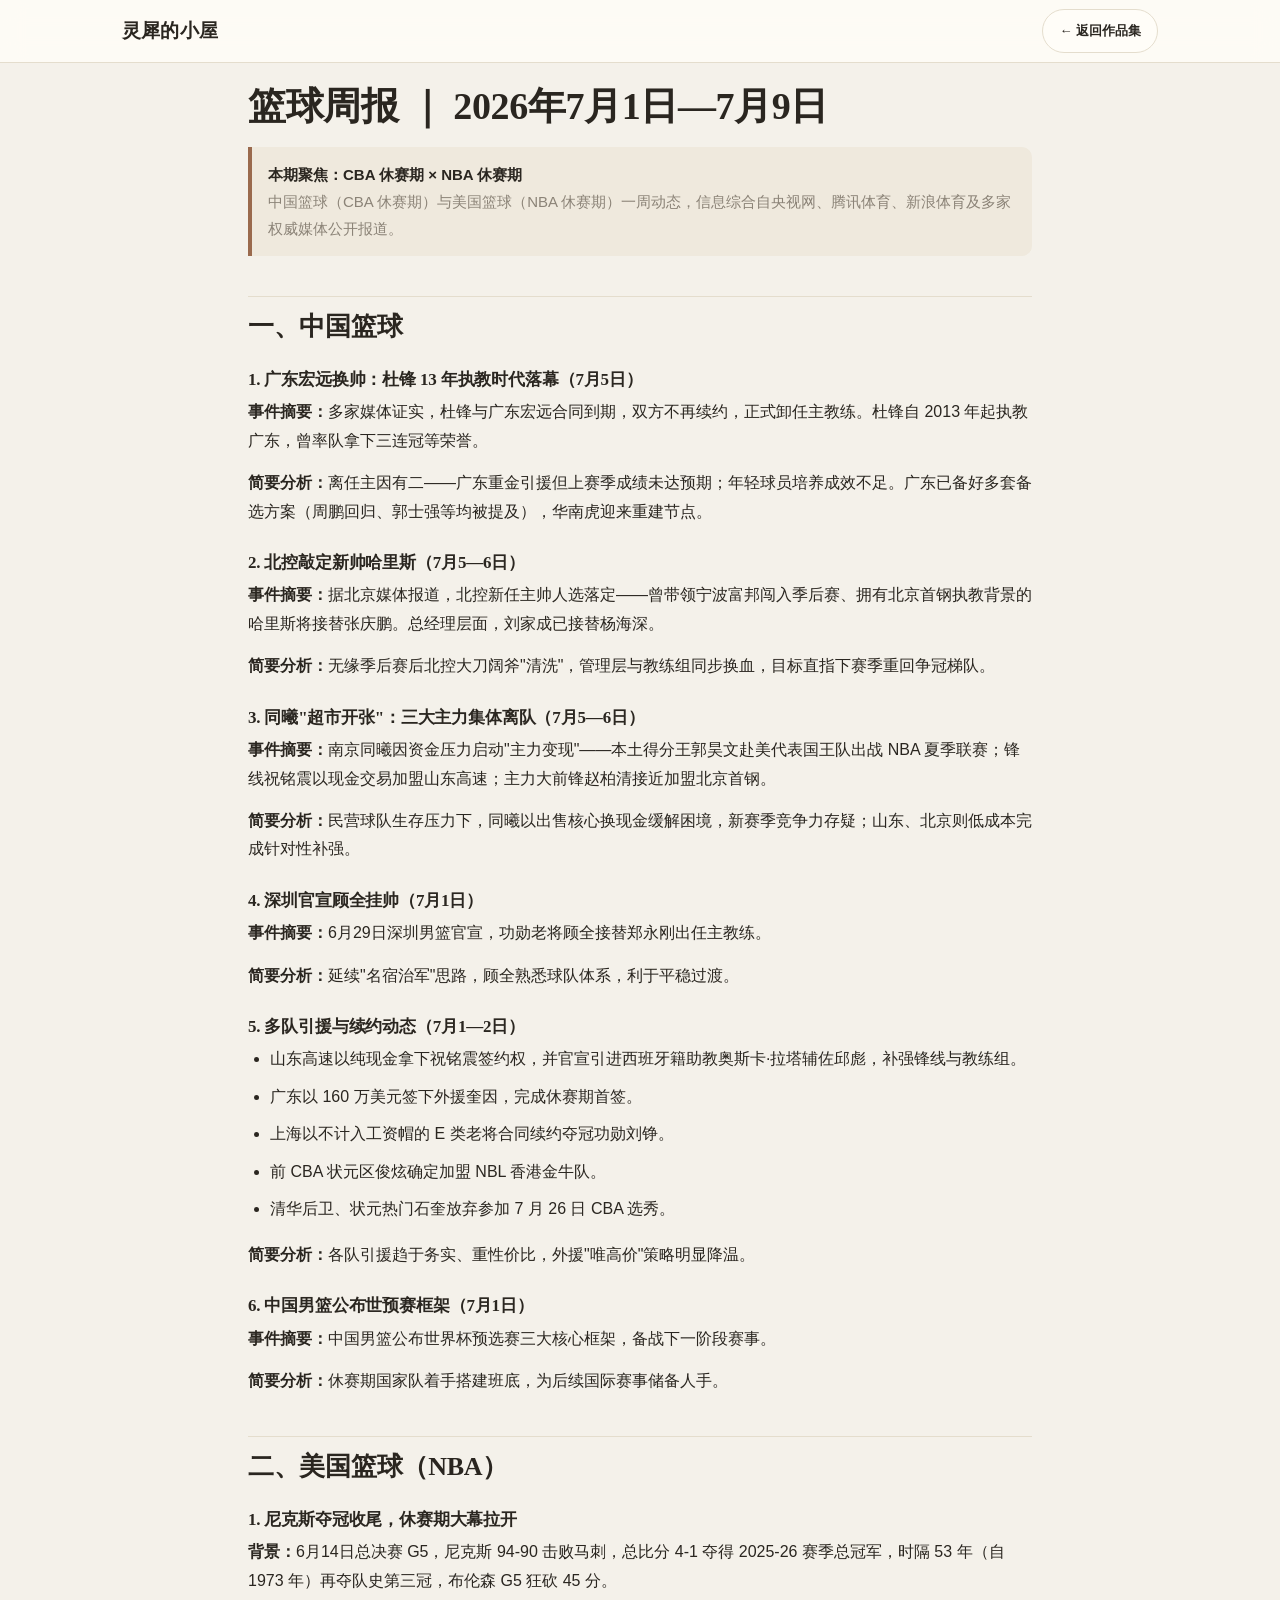
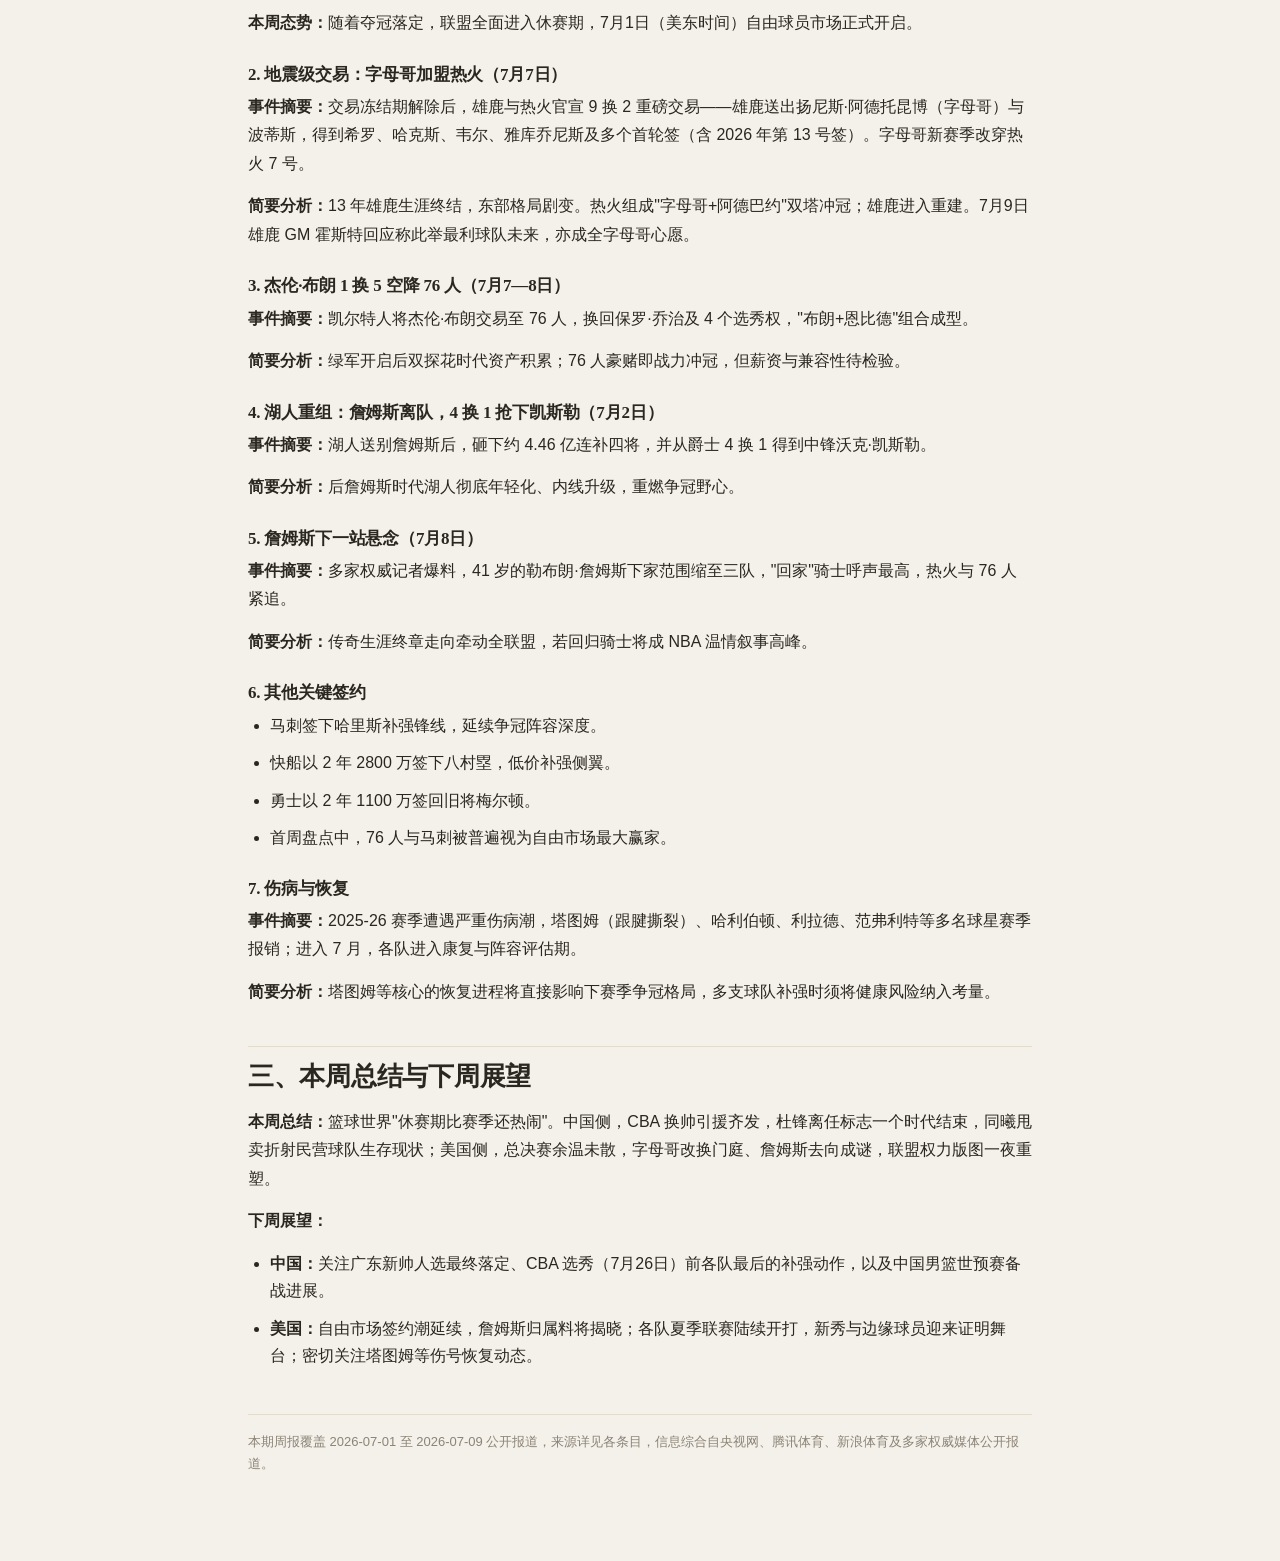
<file: articles/2026-07-09-basketball.html>
<!DOCTYPE html>
<html lang="zh-CN" data-theme="light">
<head>
  <meta charset="UTF-8" />
  <meta name="viewport" content="width=device-width, initial-scale=1.0" />
  <title>篮球周报 ｜ 2026.07.01–07.09</title>
  <meta name="description" content="篮球周报：CBA 休赛期换帅引援齐发，NBA 字母哥改换门庭、詹姆斯去向成谜。" />
  <link rel="stylesheet" href="../css/styles.css" />

  <!-- 与站点一致的主题：读取已保存偏好，否则跟随系统 -->
  <script>
    (function () {
      var m = null;
      try { m = localStorage.getItem("theme"); } catch (e) {}
      if (!m) m = (window.matchMedia && window.matchMedia("(prefers-color-scheme: dark)").matches) ? "dark" : "light";
      document.documentElement.setAttribute("data-theme", m);
    })();

    // 缺图兜底（与站点 app.js 中一致），让本页也能优雅降级
    window.imgFallback = function (img) {
      img.onerror = null;
      var text = img.getAttribute("data-ph") || "图片待补";
      var e = String(text).replace(/&/g, "&amp;").replace(/</g, "&lt;").replace(/>/g, "&gt;");
      var svg = "<svg xmlns='http://www.w3.org/2000/svg' width='600' height='400'>" +
        "<defs><linearGradient id='g' x1='0' y1='0' x2='1' y2='1'>" +
        "<stop offset='0' stop-color='#e9eef5'/><stop offset='1' stop-color='#cfd8e6'/></linearGradient></defs>" +
        "<rect width='100%' height='100%' fill='url(#g)'/>" +
        "<text x='50%' y='50%' font-family='sans-serif' font-size='22' fill='#8a94a6' " +
        "text-anchor='middle' dominant-baseline='middle'>" + e + "</text></svg>";
      img.src = "data:image/svg+xml;utf8," + encodeURIComponent(svg);
      img.classList.add("img-ph");
    };
  </script>

  <style>
    .article-wrap { max-width: 820px; margin: 0 auto; padding: 20px 18px 72px; }
    .article__back { display: inline-flex; margin: 16px 0 22px; }

    .article h1 { font-size: clamp(26px, 5vw, 38px); font-weight: 700; line-height: 1.25; margin: 0 0 16px; }
    .article .lead {
      border-left: 4px solid var(--primary);
      background: var(--surface-2);
      padding: 14px 16px; border-radius: 0 10px 10px 0;
      margin: 0 0 28px; color: var(--muted); font-size: 15px;
    }
    .article .lead strong { color: var(--text); }
    .article h2 {
      font-size: clamp(20px, 3.4vw, 26px); font-weight: 700;
      margin: 40px 0 14px; padding-top: 14px; border-top: 1px solid var(--border);
    }
    .article h3 { font-size: 17px; font-weight: 650; margin: 26px 0 8px; color: var(--text); }
    .article p { margin: 0 0 14px; line-height: 1.78; }
    .article ul { margin: 0 0 18px; padding-left: 22px; }
    .article li { margin: 0 0 10px; line-height: 1.72; }
    .article .foot {
      margin-top: 44px; padding-top: 16px; border-top: 1px solid var(--border);
      font-size: 13px; color: var(--muted); line-height: 1.7;
    }
  </style>
</head>
<body>
  <header class="site-header">
    <nav class="nav" aria-label="文章导航">
      <a class="nav__brand" href="../index.html">灵犀的小屋</a>
      <a class="btn btn--ghost btn--sm" href="../index.html#articles">← 返回作品集</a>
    </nav>
  </header>

  <main class="article-wrap">
    <article class="article">
      <h1>篮球周报 ｜ 2026年7月1日—7月9日</h1>

      <blockquote class="lead">
        <strong>本期聚焦：CBA 休赛期 × NBA 休赛期</strong><br />
        中国篮球（CBA 休赛期）与美国篮球（NBA 休赛期）一周动态，信息综合自央视网、腾讯体育、新浪体育及多家权威媒体公开报道。
      </blockquote>

      <h2>一、中国篮球</h2>

      <h3>1. 广东宏远换帅：杜锋 13 年执教时代落幕（7月5日）</h3>
      <p><strong>事件摘要：</strong>多家媒体证实，杜锋与广东宏远合同到期，双方不再续约，正式卸任主教练。杜锋自 2013 年起执教广东，曾率队拿下三连冠等荣誉。</p>
      <p><strong>简要分析：</strong>离任主因有二——广东重金引援但上赛季成绩未达预期；年轻球员培养成效不足。广东已备好多套备选方案（周鹏回归、郭士强等均被提及），华南虎迎来重建节点。</p>

      <h3>2. 北控敲定新帅哈里斯（7月5—6日）</h3>
      <p><strong>事件摘要：</strong>据北京媒体报道，北控新任主帅人选落定——曾带领宁波富邦闯入季后赛、拥有北京首钢执教背景的哈里斯将接替张庆鹏。总经理层面，刘家成已接替杨海深。</p>
      <p><strong>简要分析：</strong>无缘季后赛后北控大刀阔斧"清洗"，管理层与教练组同步换血，目标直指下赛季重回争冠梯队。</p>

      <h3>3. 同曦"超市开张"：三大主力集体离队（7月5—6日）</h3>
      <p><strong>事件摘要：</strong>南京同曦因资金压力启动"主力变现"——本土得分王郭昊文赴美代表国王队出战 NBA 夏季联赛；锋线祝铭震以现金交易加盟山东高速；主力大前锋赵柏清接近加盟北京首钢。</p>
      <p><strong>简要分析：</strong>民营球队生存压力下，同曦以出售核心换现金缓解困境，新赛季竞争力存疑；山东、北京则低成本完成针对性补强。</p>

      <h3>4. 深圳官宣顾全挂帅（7月1日）</h3>
      <p><strong>事件摘要：</strong>6月29日深圳男篮官宣，功勋老将顾全接替郑永刚出任主教练。</p>
      <p><strong>简要分析：</strong>延续"名宿治军"思路，顾全熟悉球队体系，利于平稳过渡。</p>

      <h3>5. 多队引援与续约动态（7月1—2日）</h3>
      <ul>
        <li>山东高速以纯现金拿下祝铭震签约权，并官宣引进西班牙籍助教奥斯卡·拉塔辅佐邱彪，补强锋线与教练组。</li>
        <li>广东以 160 万美元签下外援奎因，完成休赛期首签。</li>
        <li>上海以不计入工资帽的 E 类老将合同续约夺冠功勋刘铮。</li>
        <li>前 CBA 状元区俊炫确定加盟 NBL 香港金牛队。</li>
        <li>清华后卫、状元热门石奎放弃参加 7 月 26 日 CBA 选秀。</li>
      </ul>
      <p><strong>简要分析：</strong>各队引援趋于务实、重性价比，外援"唯高价"策略明显降温。</p>

      <h3>6. 中国男篮公布世预赛框架（7月1日）</h3>
      <p><strong>事件摘要：</strong>中国男篮公布世界杯预选赛三大核心框架，备战下一阶段赛事。</p>
      <p><strong>简要分析：</strong>休赛期国家队着手搭建班底，为后续国际赛事储备人手。</p>

      <h2>二、美国篮球（NBA）</h2>

      <h3>1. 尼克斯夺冠收尾，休赛期大幕拉开</h3>
      <p><strong>背景：</strong>6月14日总决赛 G5，尼克斯 94-90 击败马刺，总比分 4-1 夺得 2025-26 赛季总冠军，时隔 53 年（自 1973 年）再夺队史第三冠，布伦森 G5 狂砍 45 分。</p>
      <p><strong>本周态势：</strong>随着夺冠落定，联盟全面进入休赛期，7月1日（美东时间）自由球员市场正式开启。</p>

      <h3>2. 地震级交易：字母哥加盟热火（7月7日）</h3>
      <p><strong>事件摘要：</strong>交易冻结期解除后，雄鹿与热火官宣 9 换 2 重磅交易——雄鹿送出扬尼斯·阿德托昆博（字母哥）与波蒂斯，得到希罗、哈克斯、韦尔、雅库乔尼斯及多个首轮签（含 2026 年第 13 号签）。字母哥新赛季改穿热火 7 号。</p>
      <p><strong>简要分析：</strong>13 年雄鹿生涯终结，东部格局剧变。热火组成"字母哥+阿德巴约"双塔冲冠；雄鹿进入重建。7月9日雄鹿 GM 霍斯特回应称此举最利球队未来，亦成全字母哥心愿。</p>

      <h3>3. 杰伦·布朗 1 换 5 空降 76 人（7月7—8日）</h3>
      <p><strong>事件摘要：</strong>凯尔特人将杰伦·布朗交易至 76 人，换回保罗·乔治及 4 个选秀权，"布朗+恩比德"组合成型。</p>
      <p><strong>简要分析：</strong>绿军开启后双探花时代资产积累；76 人豪赌即战力冲冠，但薪资与兼容性待检验。</p>

      <h3>4. 湖人重组：詹姆斯离队，4 换 1 抢下凯斯勒（7月2日）</h3>
      <p><strong>事件摘要：</strong>湖人送别詹姆斯后，砸下约 4.46 亿连补四将，并从爵士 4 换 1 得到中锋沃克·凯斯勒。</p>
      <p><strong>简要分析：</strong>后詹姆斯时代湖人彻底年轻化、内线升级，重燃争冠野心。</p>

      <h3>5. 詹姆斯下一站悬念（7月8日）</h3>
      <p><strong>事件摘要：</strong>多家权威记者爆料，41 岁的勒布朗·詹姆斯下家范围缩至三队，"回家"骑士呼声最高，热火与 76 人紧追。</p>
      <p><strong>简要分析：</strong>传奇生涯终章走向牵动全联盟，若回归骑士将成 NBA 温情叙事高峰。</p>

      <h3>6. 其他关键签约</h3>
      <ul>
        <li>马刺签下哈里斯补强锋线，延续争冠阵容深度。</li>
        <li>快船以 2 年 2800 万签下八村塁，低价补强侧翼。</li>
        <li>勇士以 2 年 1100 万签回旧将梅尔顿。</li>
        <li>首周盘点中，76 人与马刺被普遍视为自由市场最大赢家。</li>
      </ul>

      <h3>7. 伤病与恢复</h3>
      <p><strong>事件摘要：</strong>2025-26 赛季遭遇严重伤病潮，塔图姆（跟腱撕裂）、哈利伯顿、利拉德、范弗利特等多名球星赛季报销；进入 7 月，各队进入康复与阵容评估期。</p>
      <p><strong>简要分析：</strong>塔图姆等核心的恢复进程将直接影响下赛季争冠格局，多支球队补强时须将健康风险纳入考量。</p>

      <h2>三、本周总结与下周展望</h2>
      <p><strong>本周总结：</strong>篮球世界"休赛期比赛季还热闹"。中国侧，CBA 换帅引援齐发，杜锋离任标志一个时代结束，同曦甩卖折射民营球队生存现状；美国侧，总决赛余温未散，字母哥改换门庭、詹姆斯去向成谜，联盟权力版图一夜重塑。</p>
      <p><strong>下周展望：</strong></p>
      <ul>
        <li><strong>中国：</strong>关注广东新帅人选最终落定、CBA 选秀（7月26日）前各队最后的补强动作，以及中国男篮世预赛备战进展。</li>
        <li><strong>美国：</strong>自由市场签约潮延续，詹姆斯归属料将揭晓；各队夏季联赛陆续开打，新秀与边缘球员迎来证明舞台；密切关注塔图姆等伤号恢复动态。</li>
      </ul>

      <p class="foot">本期周报覆盖 2026-07-01 至 2026-07-09 公开报道，来源详见各条目，信息综合自央视网、腾讯体育、新浪体育及多家权威媒体公开报道。</p>
    </article>
  </main>
</body>
</html>
</file>
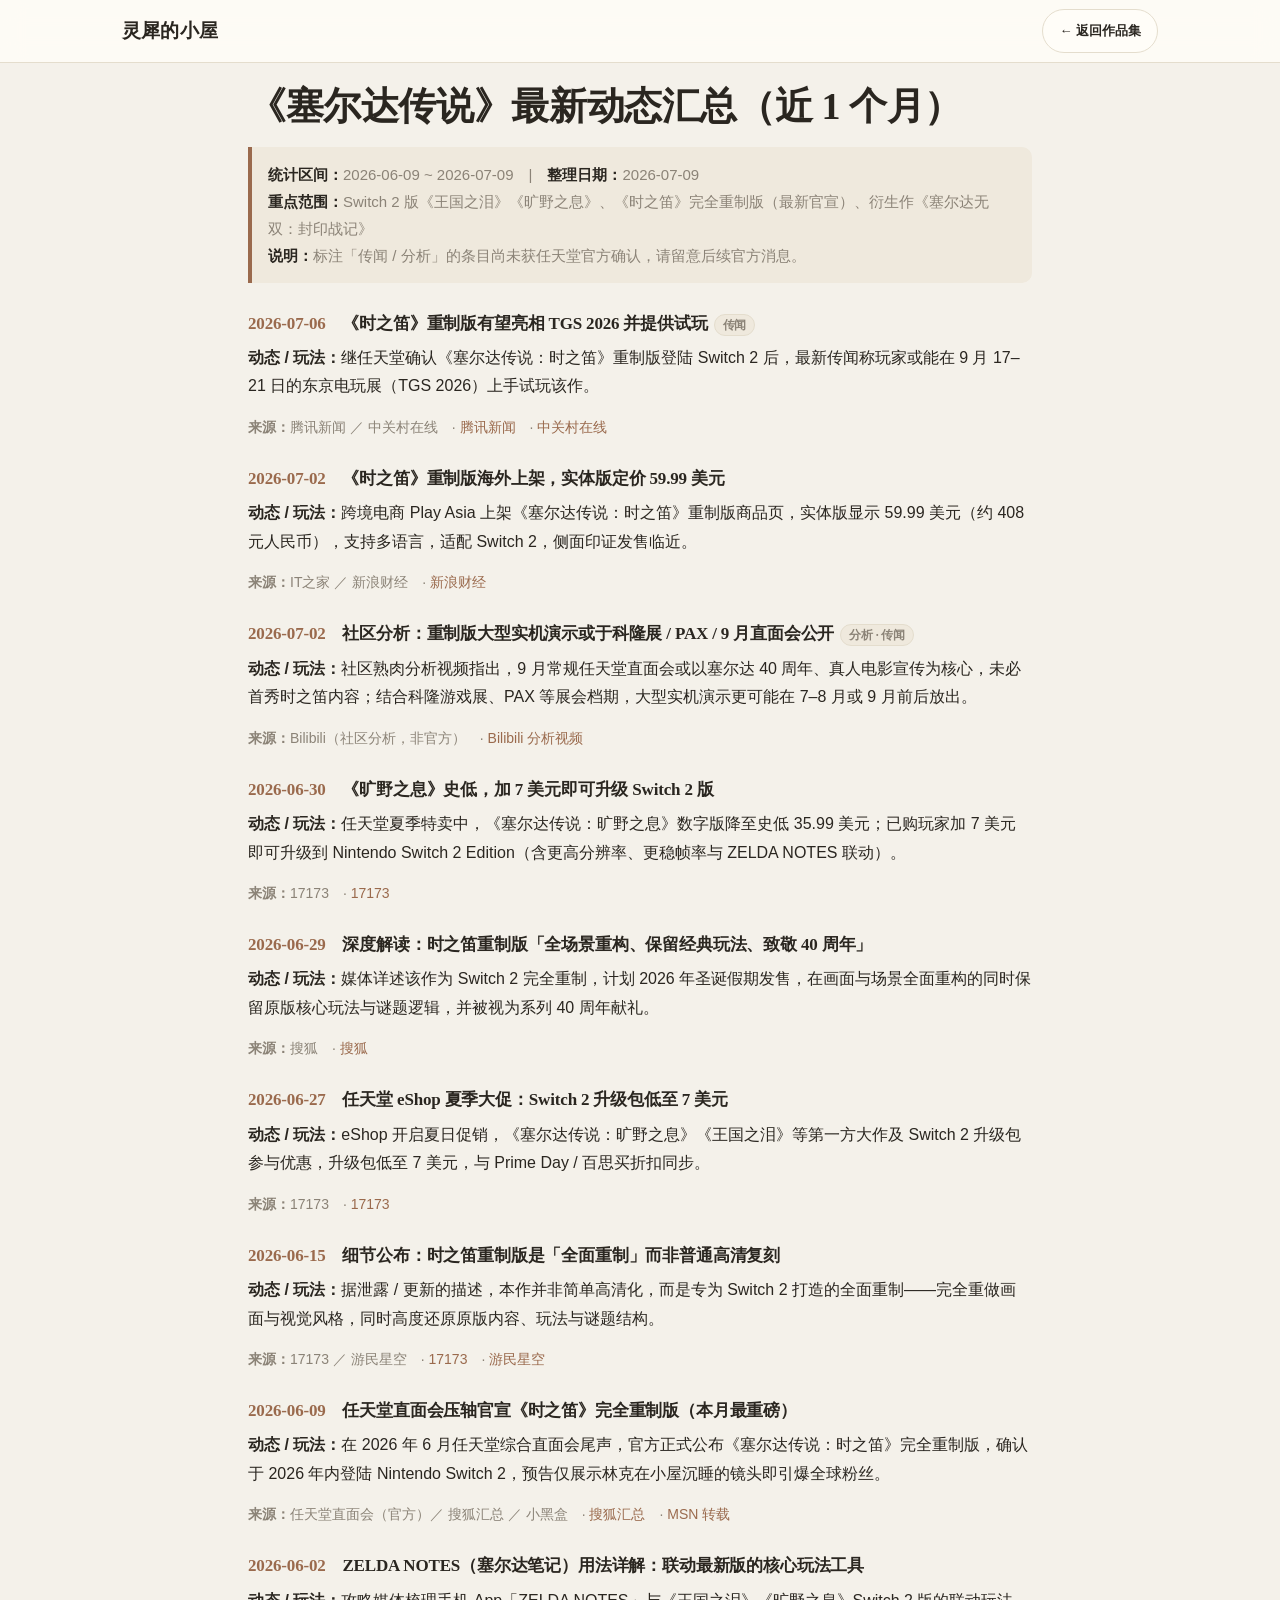
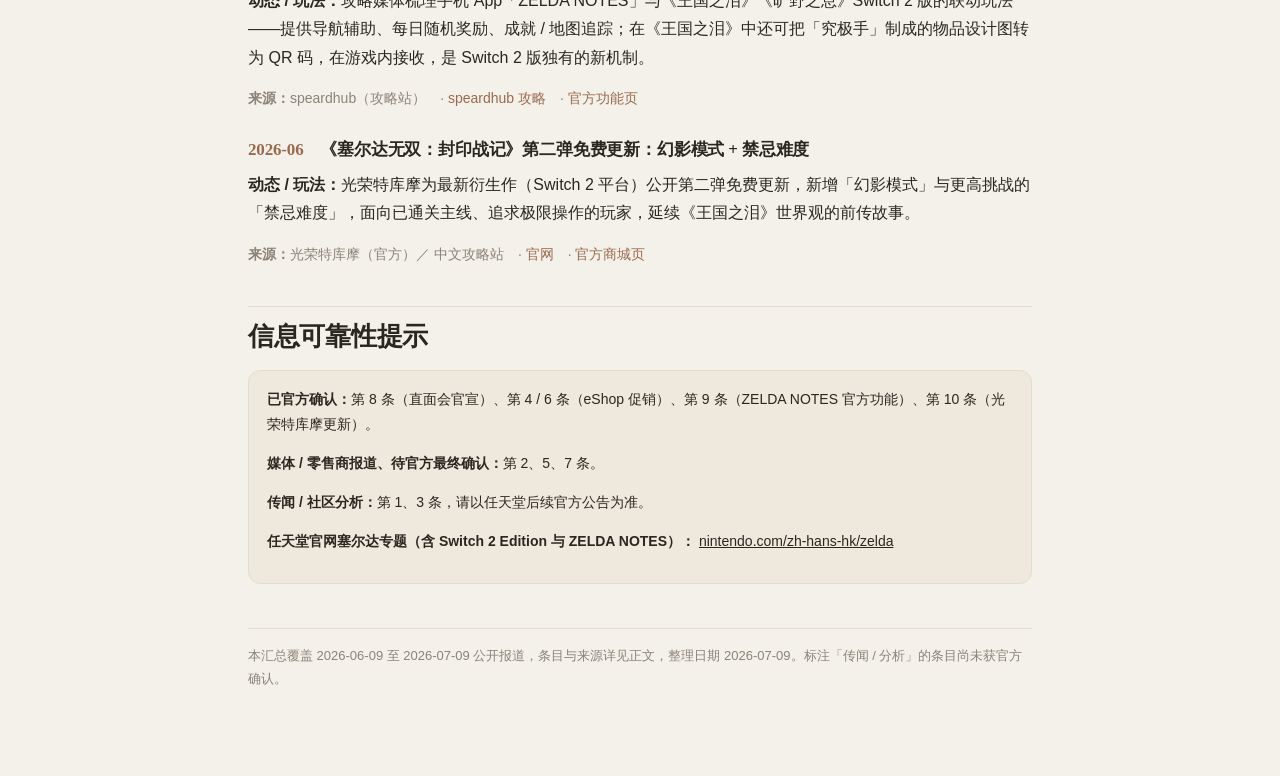
<file: articles/2026-07-09-zelda.html>
<!DOCTYPE html>
<html lang="zh-CN" data-theme="light">
<head>
  <meta charset="UTF-8" />
  <meta name="viewport" content="width=device-width, initial-scale=1.0" />
  <title>《塞尔达传说》最新动态汇总 ｜ 近 1 个月</title>
  <meta name="description" content="塞尔达传说最新动态：时之笛重制版官宣、旷野之息史低、ZELDA NOTES 联动、无双封印战记更新等。" />
  <link rel="stylesheet" href="../css/styles.css" />

  <!-- 与站点一致的主题：读取已保存偏好，否则跟随系统 -->
  <script>
    (function () {
      var m = null;
      try { m = localStorage.getItem("theme"); } catch (e) {}
      if (!m) m = (window.matchMedia && window.matchMedia("(prefers-color-scheme: dark)").matches) ? "dark" : "light";
      document.documentElement.setAttribute("data-theme", m);
    })();

    // 缺图兜底（与站点 app.js 中一致），让本页也能优雅降级
    window.imgFallback = function (img) {
      img.onerror = null;
      var text = img.getAttribute("data-ph") || "图片待补";
      var e = String(text).replace(/&/g, "&amp;").replace(/</g, "&lt;").replace(/>/g, "&gt;");
      var svg = "<svg xmlns='http://www.w3.org/2000/svg' width='600' height='400'>" +
        "<defs><linearGradient id='g' x1='0' y1='0' x2='1' y2='1'>" +
        "<stop offset='0' stop-color='#e9eef5'/><stop offset='1' stop-color='#cfd8e6'/></linearGradient></defs>" +
        "<rect width='100%' height='100%' fill='url(#g)'/>" +
        "<text x='50%' y='50%' font-family='sans-serif' font-size='22' fill='#8a94a6' " +
        "text-anchor='middle' dominant-baseline='middle'>" + e + "</text></svg>";
      img.src = "data:image/svg+xml;utf8," + encodeURIComponent(svg);
      img.classList.add("img-ph");
    };
  </script>

  <style>
    .article-wrap { max-width: 820px; margin: 0 auto; padding: 20px 18px 72px; }
    .article__back { display: inline-flex; margin: 16px 0 22px; }

    .article h1 { font-size: clamp(26px, 5vw, 38px); font-weight: 700; line-height: 1.25; margin: 0 0 16px; }
    .article .lead {
      border-left: 4px solid var(--primary);
      background: var(--surface-2);
      padding: 14px 16px; border-radius: 0 10px 10px 0;
      margin: 0 0 28px; color: var(--muted); font-size: 15px; line-height: 1.8;
    }
    .article .lead strong { color: var(--text); }

    .article h2 {
      font-size: clamp(20px, 3.4vw, 26px); font-weight: 700;
      margin: 40px 0 14px; padding-top: 14px; border-top: 1px solid var(--border);
    }
    .article h3 { font-size: 17px; font-weight: 650; margin: 26px 0 8px; color: var(--text); line-height: 1.5; }
    .article .date { color: var(--primary); font-weight: 700; }
    .article p { margin: 0 0 14px; line-height: 1.78; }
    .article ul { margin: 0 0 18px; padding-left: 22px; }
    .article li { margin: 0 0 10px; line-height: 1.72; }
    .article .sources { font-size: 14px; color: var(--muted); }
    .article .sources a { color: var(--primary); text-decoration: none; }
    .article .sources a:hover { text-decoration: underline; }
    .article .tag {
      display: inline-block; font-size: 12px; font-weight: 600;
      padding: 1px 8px; border-radius: 999px; margin-left: 6px;
      background: var(--surface-2); color: var(--muted); vertical-align: middle;
    }
    .article .foot {
      margin-top: 44px; padding-top: 16px; border-top: 1px solid var(--border);
      font-size: 13px; color: var(--muted); line-height: 1.7;
    }
    .article .note {
      background: var(--surface-2); border: 1px solid var(--border);
      border-radius: 12px; padding: 16px 18px; margin: 16px 0 0; font-size: 14px; line-height: 1.8;
    }
    .article .note strong { color: var(--text); }
  </style>
</head>
<body>
  <header class="site-header">
    <nav class="nav" aria-label="文章导航">
      <a class="nav__brand" href="../index.html">灵犀的小屋</a>
      <a class="btn btn--ghost btn--sm" href="../index.html#articles">← 返回作品集</a>
    </nav>
  </header>

  <main class="article-wrap">
    <article class="article">
      <h1>《塞尔达传说》最新动态汇总（近 1 个月）</h1>

      <blockquote class="lead">
        <strong>统计区间：</strong>2026-06-09 ~ 2026-07-09　|　<strong>整理日期：</strong>2026-07-09<br />
        <strong>重点范围：</strong>Switch 2 版《王国之泪》《旷野之息》、《时之笛》完全重制版（最新官宣）、衍生作《塞尔达无双：封印战记》<br />
        <strong>说明：</strong>标注「传闻 / 分析」的条目尚未获任天堂官方确认，请留意后续官方消息。
      </blockquote>

      <h3><span class="date">2026-07-06</span>　《时之笛》重制版有望亮相 TGS 2026 并提供试玩<span class="tag">传闻</span></h3>
      <p><strong>动态 / 玩法：</strong>继任天堂确认《塞尔达传说：时之笛》重制版登陆 Switch 2 后，最新传闻称玩家或能在 9 月 17–21 日的东京电玩展（TGS 2026）上手试玩该作。</p>
      <p class="sources"><strong>来源：</strong>腾讯新闻 ／ 中关村在线　·
        <a href="https://news.qq.com/rain/a/20260706A07EKO00" target="_blank" rel="noopener noreferrer">腾讯新闻</a>　·
        <a href="https://game.zol.com.cn/1211/12113107.html" target="_blank" rel="noopener noreferrer">中关村在线</a>
      </p>

      <h3><span class="date">2026-07-02</span>　《时之笛》重制版海外上架，实体版定价 59.99 美元</h3>
      <p><strong>动态 / 玩法：</strong>跨境电商 Play Asia 上架《塞尔达传说：时之笛》重制版商品页，实体版显示 59.99 美元（约 408 元人民币），支持多语言，适配 Switch 2，侧面印证发售临近。</p>
      <p class="sources"><strong>来源：</strong>IT之家 ／ 新浪财经　·
        <a href="https://finance.sina.com.cn/tech/digi/2026-07-02/doc-inifkqhe2698983.shtml" target="_blank" rel="noopener noreferrer">新浪财经</a>
      </p>

      <h3><span class="date">2026-07-02</span>　社区分析：重制版大型实机演示或于科隆展 / PAX / 9 月直面会公开<span class="tag">分析 · 传闻</span></h3>
      <p><strong>动态 / 玩法：</strong>社区熟肉分析视频指出，9 月常规任天堂直面会或以塞尔达 40 周年、真人电影宣传为核心，未必首秀时之笛内容；结合科隆游戏展、PAX 等展会档期，大型实机演示更可能在 7–8 月或 9 月前后放出。</p>
      <p class="sources"><strong>来源：</strong>Bilibili（社区分析，非官方）　·
        <a href="https://www.bilibili.com/video/BV1cxTJ6kEej/" target="_blank" rel="noopener noreferrer">Bilibili 分析视频</a>
      </p>

      <h3><span class="date">2026-06-30</span>　《旷野之息》史低，加 7 美元即可升级 Switch 2 版</h3>
      <p><strong>动态 / 玩法：</strong>任天堂夏季特卖中，《塞尔达传说：旷野之息》数字版降至史低 35.99 美元；已购玩家加 7 美元即可升级到 Nintendo Switch 2 Edition（含更高分辨率、更稳帧率与 ZELDA NOTES 联动）。</p>
      <p class="sources"><strong>来源：</strong>17173　·
        <a href="https://news.17173.com/content/06302026/020928814.shtml" target="_blank" rel="noopener noreferrer">17173</a>
      </p>

      <h3><span class="date">2026-06-29</span>　深度解读：时之笛重制版「全场景重构、保留经典玩法、致敬 40 周年」</h3>
      <p><strong>动态 / 玩法：</strong>媒体详述该作为 Switch 2 完全重制，计划 2026 年圣诞假期发售，在画面与场景全面重构的同时保留原版核心玩法与谜题逻辑，并被视为系列 40 周年献礼。</p>
      <p class="sources"><strong>来源：</strong>搜狐　·
        <a href="https://www.sohu.com/a/1043317276_122738275" target="_blank" rel="noopener noreferrer">搜狐</a>
      </p>

      <h3><span class="date">2026-06-27</span>　任天堂 eShop 夏季大促：Switch 2 升级包低至 7 美元</h3>
      <p><strong>动态 / 玩法：</strong>eShop 开启夏日促销，《塞尔达传说：旷野之息》《王国之泪》等第一方大作及 Switch 2 升级包参与优惠，升级包低至 7 美元，与 Prime Day / 百思买折扣同步。</p>
      <p class="sources"><strong>来源：</strong>17173　·
        <a href="https://news.17173.com/content/06272026/011034331.shtml" target="_blank" rel="noopener noreferrer">17173</a>
      </p>

      <h3><span class="date">2026-06-15</span>　细节公布：时之笛重制版是「全面重制」而非普通高清复刻</h3>
      <p><strong>动态 / 玩法：</strong>据泄露 / 更新的描述，本作并非简单高清化，而是专为 Switch 2 打造的全面重制——完全重做画面与视觉风格，同时高度还原原版内容、玩法与谜题结构。</p>
      <p class="sources"><strong>来源：</strong>17173 ／ 游民星空　·
        <a href="https://news.17173.com/content/06152026/092500868.shtml" target="_blank" rel="noopener noreferrer">17173</a>　·
        <a href="https://www.gamersky.com/news/202606/2157212.shtml" target="_blank" rel="noopener noreferrer">游民星空</a>
      </p>

      <h3><span class="date">2026-06-09</span>　任天堂直面会压轴官宣《时之笛》完全重制版（本月最重磅）</h3>
      <p><strong>动态 / 玩法：</strong>在 2026 年 6 月任天堂综合直面会尾声，官方正式公布《塞尔达传说：时之笛》完全重制版，确认于 2026 年内登陆 Nintendo Switch 2，预告仅展示林克在小屋沉睡的镜头即引爆全球粉丝。</p>
      <p class="sources"><strong>来源：</strong>任天堂直面会（官方）／ 搜狐汇总 ／ 小黑盒　·
        <a href="https://www.sohu.com/a/1034812584_121124868" target="_blank" rel="noopener noreferrer">搜狐汇总</a>　·
        <a href="https://www.msn.cn/zh-cn/news/other/" target="_blank" rel="noopener noreferrer">MSN 转载</a>
      </p>

      <h3><span class="date">2026-06-02</span>　ZELDA NOTES（塞尔达笔记）用法详解：联动最新版的核心玩法工具</h3>
      <p><strong>动态 / 玩法：</strong>攻略媒体梳理手机 App「ZELDA NOTES」与《王国之泪》《旷野之息》Switch 2 版的联动玩法——提供导航辅助、每日随机奖励、成就 / 地图追踪；在《王国之泪》中还可把「究极手」制成的物品设计图转为 QR 码，在游戏内接收，是 Switch 2 版独有的新机制。</p>
      <p class="sources"><strong>来源：</strong>speardhub（攻略站）　·
        <a href="https://www.speardhub.com/2026/spear/06/5851.html" target="_blank" rel="noopener noreferrer">speardhub 攻略</a>　·
        <a href="https://www.nintendo.com/zh-hans-hk/zelda/notes/index.html" target="_blank" rel="noopener noreferrer">官方功能页</a>
      </p>

      <h3><span class="date">2026-06</span>　《塞尔达无双：封印战记》第二弹免费更新：幻影模式 + 禁忌难度</h3>
      <p><strong>动态 / 玩法：</strong>光荣特库摩为最新衍生作（Switch 2 平台）公开第二弹免费更新，新增「幻影模式」与更高挑战的「禁忌难度」，面向已通关主线、追求极限操作的玩家，延续《王国之泪》世界观的前传故事。</p>
      <p class="sources"><strong>来源：</strong>光荣特库摩（官方）／ 中文攻略站　·
        <a href="https://zelda-sealingwar.com/" target="_blank" rel="noopener noreferrer">官网</a>　·
        <a href="https://ec.nintendo.com/HK/zh/titles/70010000103949" target="_blank" rel="noopener noreferrer">官方商城页</a>
      </p>

      <h2>信息可靠性提示</h2>
      <div class="note">
        <p><strong>已官方确认：</strong>第 8 条（直面会官宣）、第 4 / 6 条（eShop 促销）、第 9 条（ZELDA NOTES 官方功能）、第 10 条（光荣特库摩更新）。</p>
        <p><strong>媒体 / 零售商报道、待官方最终确认：</strong>第 2、5、7 条。</p>
        <p><strong>传闻 / 社区分析：</strong>第 1、3 条，请以任天堂后续官方公告为准。</p>
        <p><strong>任天堂官网塞尔达专题（含 Switch 2 Edition 与 ZELDA NOTES）：</strong>
          <a href="https://www.nintendo.com/zh-hans-hk/zelda/" target="_blank" rel="noopener noreferrer">nintendo.com/zh-hans-hk/zelda</a>
        </p>
      </div>

      <p class="foot">本汇总覆盖 2026-06-09 至 2026-07-09 公开报道，条目与来源详见正文，整理日期 2026-07-09。标注「传闻 / 分析」的条目尚未获官方确认。</p>
    </article>
  </main>
</body>
</html>
</file>
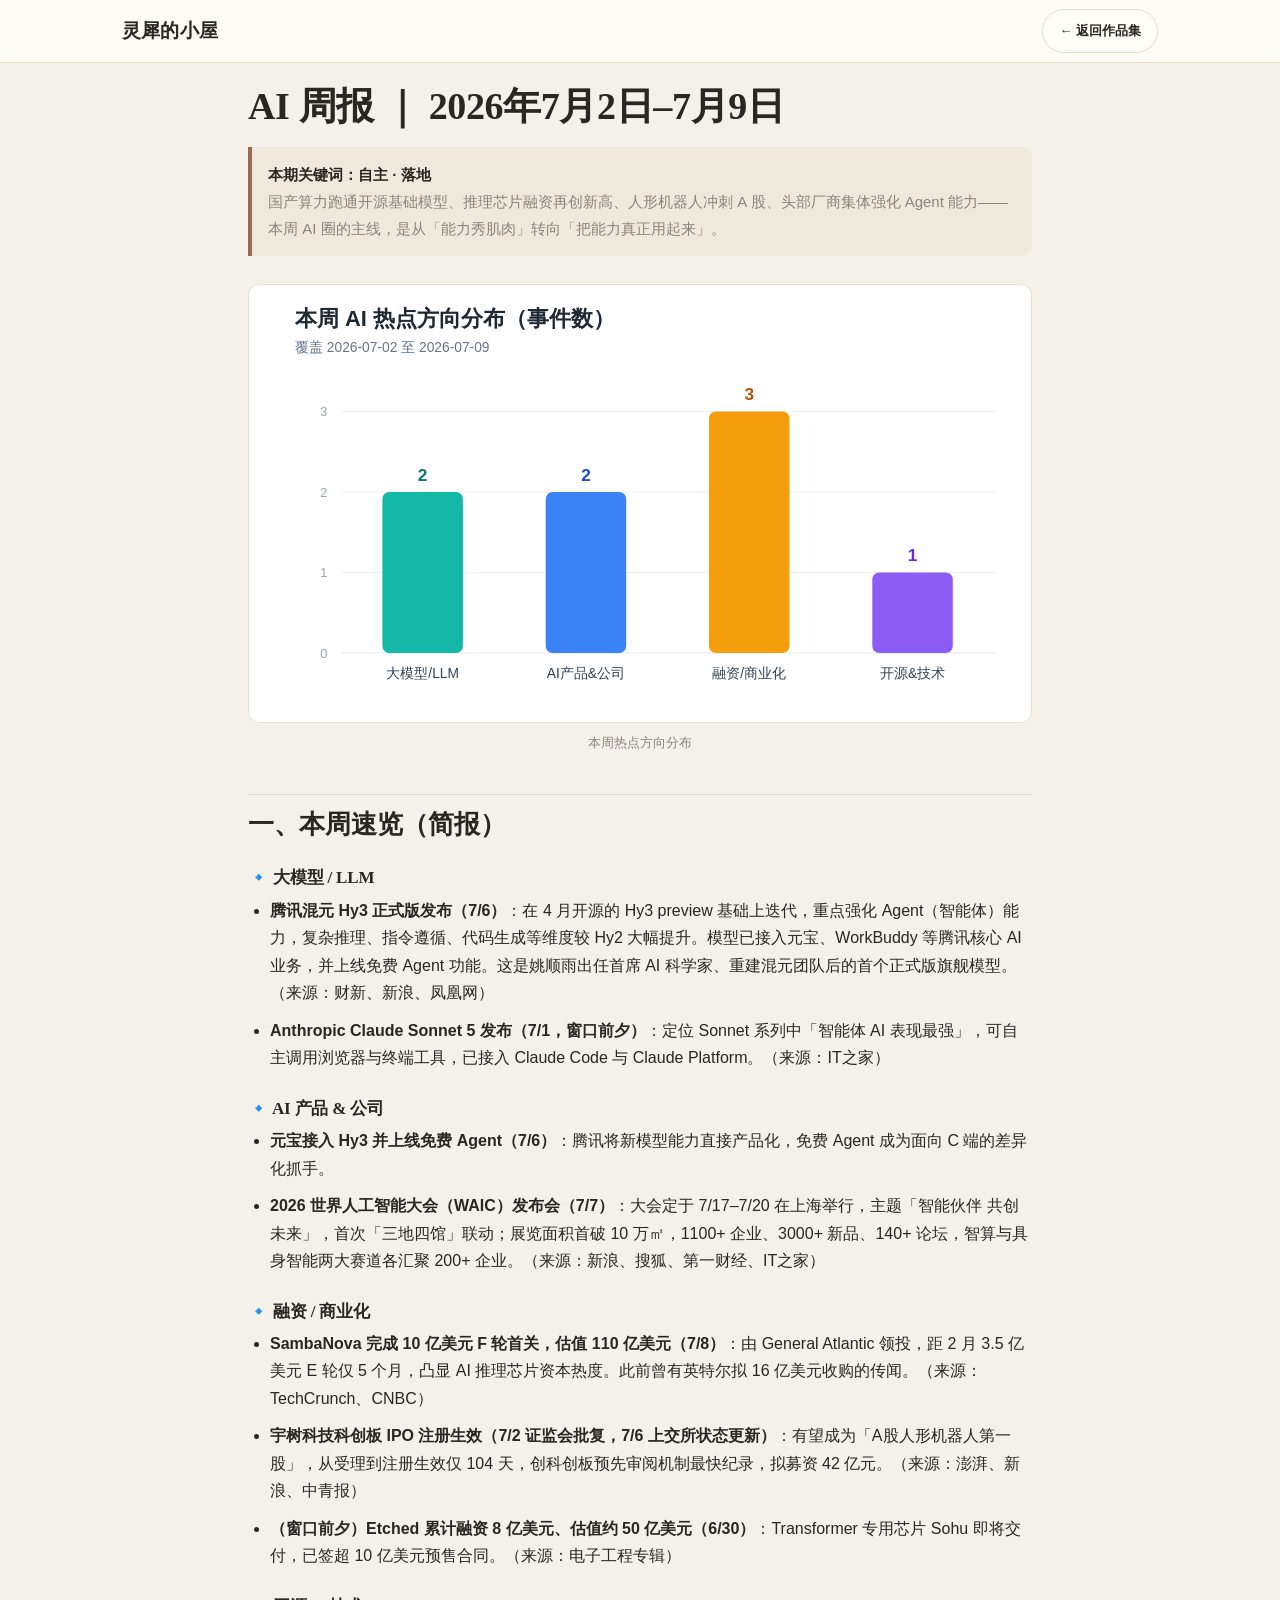
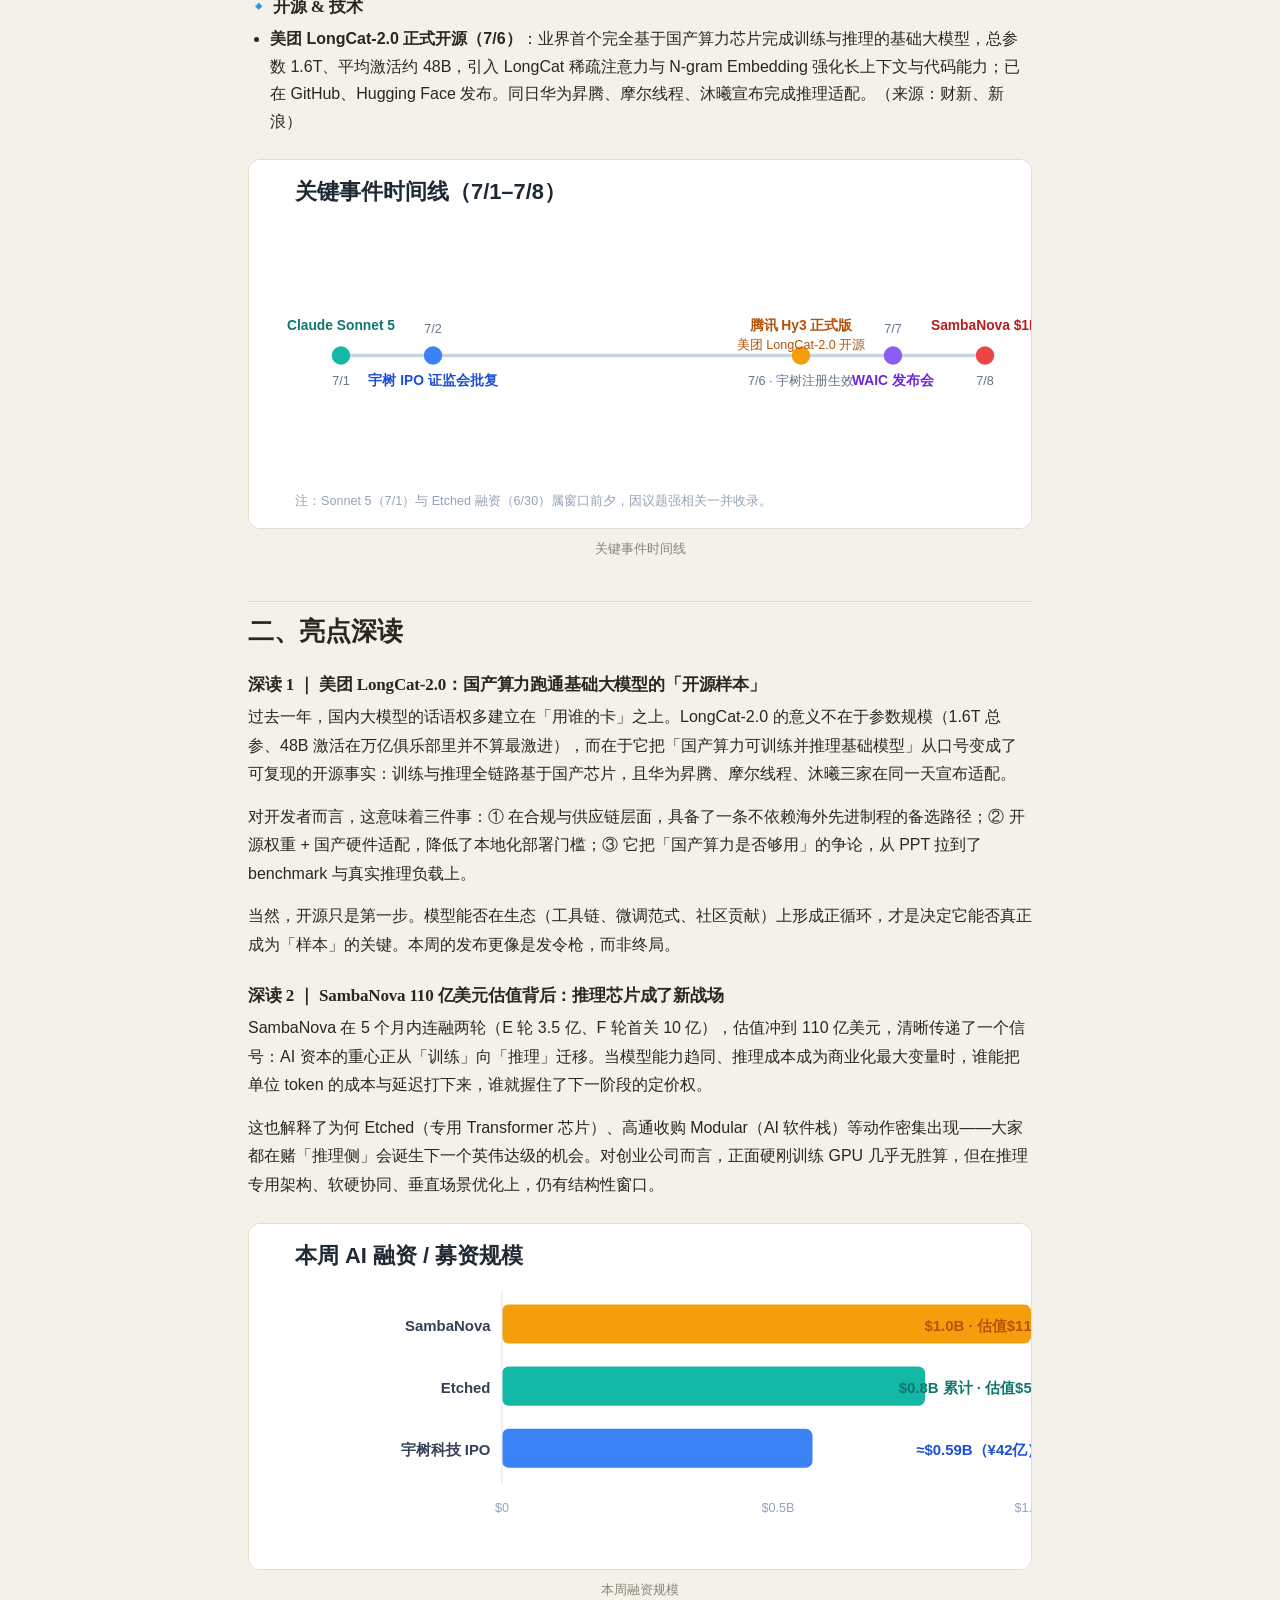
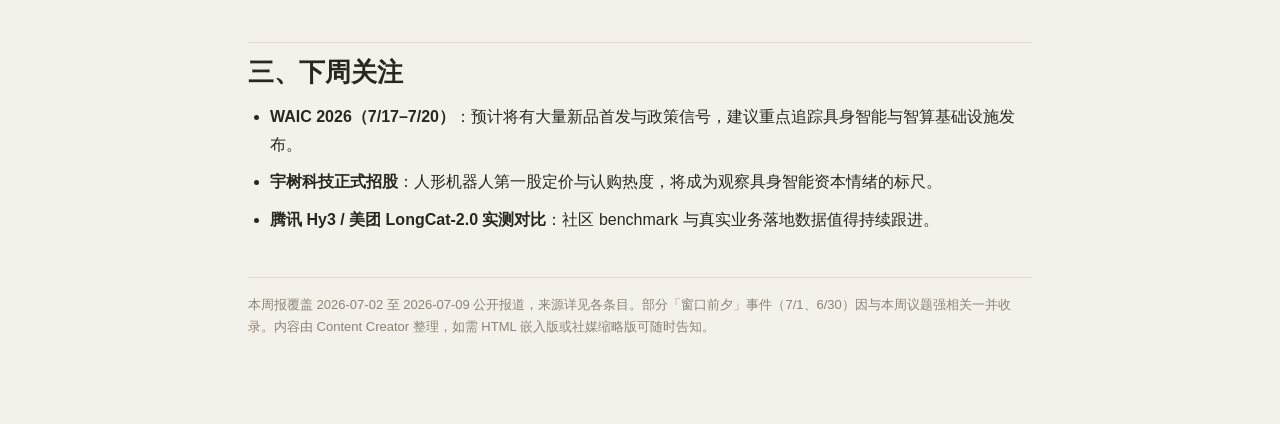
<file: articles/2026-07-09.html>
<!DOCTYPE html>
<html lang="zh-CN" data-theme="light">
<head>
  <meta charset="UTF-8" />
  <meta name="viewport" content="width=device-width, initial-scale=1.0" />
  <title>AI 周报 ｜ 2026.07.02–07.09</title>
  <meta name="description" content="AI 周报：本周 AI 圈从「能力秀肌肉」转向「把能力真正用起来」。" />
  <link rel="stylesheet" href="../css/styles.css" />

  <!-- 与站点一致的主题：读取已保存偏好，否则跟随系统 -->
  <script>
    (function () {
      var m = null;
      try { m = localStorage.getItem("theme"); } catch (e) {}
      if (!m) m = (window.matchMedia && window.matchMedia("(prefers-color-scheme: dark)").matches) ? "dark" : "light";
      document.documentElement.setAttribute("data-theme", m);
    })();

    // 缺图兜底（与站点 app.js 中一致），让本页也能优雅降级
    window.imgFallback = function (img) {
      img.onerror = null;
      var text = img.getAttribute("data-ph") || "图片待补";
      var e = String(text).replace(/&/g, "&amp;").replace(/</g, "&lt;").replace(/>/g, "&gt;");
      var svg = "<svg xmlns='http://www.w3.org/2000/svg' width='600' height='400'>" +
        "<defs><linearGradient id='g' x1='0' y1='0' x2='1' y2='1'>" +
        "<stop offset='0' stop-color='#e9eef5'/><stop offset='1' stop-color='#cfd8e6'/></linearGradient></defs>" +
        "<rect width='100%' height='100%' fill='url(#g)'/>" +
        "<text x='50%' y='50%' font-family='sans-serif' font-size='22' fill='#8a94a6' " +
        "text-anchor='middle' dominant-baseline='middle'>" + e + "</text></svg>";
      img.src = "data:image/svg+xml;utf8," + encodeURIComponent(svg);
      img.classList.add("img-ph");
    };
  </script>

  <style>
    .article-wrap { max-width: 820px; margin: 0 auto; padding: 20px 18px 72px; }
    .article__back { display: inline-flex; margin: 16px 0 22px; }

    .article h1 { font-size: clamp(26px, 5vw, 38px); font-weight: 700; line-height: 1.25; margin: 0 0 16px; }
    .article .lead {
      border-left: 4px solid var(--primary);
      background: var(--surface-2);
      padding: 14px 16px; border-radius: 0 10px 10px 0;
      margin: 0 0 28px; color: var(--muted); font-size: 15px;
    }
    .article .lead strong { color: var(--text); }
    .article h2 {
      font-size: clamp(20px, 3.4vw, 26px); font-weight: 700;
      margin: 40px 0 14px; padding-top: 14px; border-top: 1px solid var(--border);
    }
    .article h3 { font-size: 17px; font-weight: 650; margin: 26px 0 8px; color: var(--text); }
    .article p { margin: 0 0 14px; line-height: 1.78; }
    .article ul { margin: 0 0 18px; padding-left: 22px; }
    .article li { margin: 0 0 10px; line-height: 1.72; }
    .article figure { margin: 24px 0; }
    .article figure img {
      width: 100%; border: 1px solid var(--border); border-radius: 12px;
      background: var(--surface); display: block;
    }
    .article figcaption { font-size: 13px; color: var(--muted); text-align: center; margin-top: 8px; }
    .article .foot {
      margin-top: 44px; padding-top: 16px; border-top: 1px solid var(--border);
      font-size: 13px; color: var(--muted); line-height: 1.7;
    }
  </style>
</head>
<body>
  <header class="site-header">
    <nav class="nav" aria-label="文章导航">
      <a class="nav__brand" href="../index.html">灵犀的小屋</a>
      <a class="btn btn--ghost btn--sm" href="../index.html#articles">← 返回作品集</a>
    </nav>
  </header>

  <main class="article-wrap">
    <article class="article">
      <h1>AI 周报 ｜ 2026年7月2日–7月9日</h1>

      <blockquote class="lead">
        <strong>本期关键词：自主 · 落地</strong><br />
        国产算力跑通开源基础模型、推理芯片融资再创新高、人形机器人冲刺 A 股、头部厂商集体强化 Agent 能力——本周 AI 圈的主线，是从「能力秀肌肉」转向「把能力真正用起来」。
      </blockquote>

      <figure>
        <img src="../assets/charts/distribution.svg" alt="本周热点方向分布" loading="lazy" data-ph="图表缺失" onerror="imgFallback(this)" />
        <figcaption>本周热点方向分布</figcaption>
      </figure>

      <h2>一、本周速览（简报）</h2>

      <h3>🔹 大模型 / LLM</h3>
      <ul>
        <li><strong>腾讯混元 Hy3 正式版发布（7/6）</strong>：在 4 月开源的 Hy3 preview 基础上迭代，重点强化 Agent（智能体）能力，复杂推理、指令遵循、代码生成等维度较 Hy2 大幅提升。模型已接入元宝、WorkBuddy 等腾讯核心 AI 业务，并上线免费 Agent 功能。这是姚顺雨出任首席 AI 科学家、重建混元团队后的首个正式版旗舰模型。（来源：财新、新浪、凤凰网）</li>
        <li><strong>Anthropic Claude Sonnet 5 发布（7/1，窗口前夕）</strong>：定位 Sonnet 系列中「智能体 AI 表现最强」，可自主调用浏览器与终端工具，已接入 Claude Code 与 Claude Platform。（来源：IT之家）</li>
      </ul>

      <h3>🔹 AI 产品 &amp; 公司</h3>
      <ul>
        <li><strong>元宝接入 Hy3 并上线免费 Agent（7/6）</strong>：腾讯将新模型能力直接产品化，免费 Agent 成为面向 C 端的差异化抓手。</li>
        <li><strong>2026 世界人工智能大会（WAIC）发布会（7/7）</strong>：大会定于 7/17–7/20 在上海举行，主题「智能伙伴 共创未来」，首次「三地四馆」联动；展览面积首破 10 万㎡，1100+ 企业、3000+ 新品、140+ 论坛，智算与具身智能两大赛道各汇聚 200+ 企业。（来源：新浪、搜狐、第一财经、IT之家）</li>
      </ul>

      <h3>🔹 融资 / 商业化</h3>
      <ul>
        <li><strong>SambaNova 完成 10 亿美元 F 轮首关，估值 110 亿美元（7/8）</strong>：由 General Atlantic 领投，距 2 月 3.5 亿美元 E 轮仅 5 个月，凸显 AI 推理芯片资本热度。此前曾有英特尔拟 16 亿美元收购的传闻。（来源：TechCrunch、CNBC）</li>
        <li><strong>宇树科技科创板 IPO 注册生效（7/2 证监会批复，7/6 上交所状态更新）</strong>：有望成为「A股人形机器人第一股」，从受理到注册生效仅 104 天，创科创板预先审阅机制最快纪录，拟募资 42 亿元。（来源：澎湃、新浪、中青报）</li>
        <li><strong>（窗口前夕）Etched 累计融资 8 亿美元、估值约 50 亿美元（6/30）</strong>：Transformer 专用芯片 Sohu 即将交付，已签超 10 亿美元预售合同。（来源：电子工程专辑）</li>
      </ul>

      <h3>🔹 开源 &amp; 技术</h3>
      <ul>
        <li><strong>美团 LongCat-2.0 正式开源（7/6）</strong>：业界首个完全基于国产算力芯片完成训练与推理的基础大模型，总参数 1.6T、平均激活约 48B，引入 LongCat 稀疏注意力与 N-gram Embedding 强化长上下文与代码能力；已在 GitHub、Hugging Face 发布。同日华为昇腾、摩尔线程、沐曦宣布完成推理适配。（来源：财新、新浪）</li>
      </ul>

      <figure>
        <img src="../assets/charts/timeline.svg" alt="关键事件时间线" loading="lazy" data-ph="图表缺失" onerror="imgFallback(this)" />
        <figcaption>关键事件时间线</figcaption>
      </figure>

      <h2>二、亮点深读</h2>

      <h3>深读 1 ｜ 美团 LongCat-2.0：国产算力跑通基础大模型的「开源样本」</h3>
      <p>过去一年，国内大模型的话语权多建立在「用谁的卡」之上。LongCat-2.0 的意义不在于参数规模（1.6T 总参、48B 激活在万亿俱乐部里并不算最激进），而在于它把「国产算力可训练并推理基础模型」从口号变成了可复现的开源事实：训练与推理全链路基于国产芯片，且华为昇腾、摩尔线程、沐曦三家在同一天宣布适配。</p>
      <p>对开发者而言，这意味着三件事：① 在合规与供应链层面，具备了一条不依赖海外先进制程的备选路径；② 开源权重 + 国产硬件适配，降低了本地化部署门槛；③ 它把「国产算力是否够用」的争论，从 PPT 拉到了 benchmark 与真实推理负载上。</p>
      <p>当然，开源只是第一步。模型能否在生态（工具链、微调范式、社区贡献）上形成正循环，才是决定它能否真正成为「样本」的关键。本周的发布更像是发令枪，而非终局。</p>

      <h3>深读 2 ｜ SambaNova 110 亿美元估值背后：推理芯片成了新战场</h3>
      <p>SambaNova 在 5 个月内连融两轮（E 轮 3.5 亿、F 轮首关 10 亿），估值冲到 110 亿美元，清晰传递了一个信号：AI 资本的重心正从「训练」向「推理」迁移。当模型能力趋同、推理成本成为商业化最大变量时，谁能把单位 token 的成本与延迟打下来，谁就握住了下一阶段的定价权。</p>
      <p>这也解释了为何 Etched（专用 Transformer 芯片）、高通收购 Modular（AI 软件栈）等动作密集出现——大家都在赌「推理侧」会诞生下一个英伟达级的机会。对创业公司而言，正面硬刚训练 GPU 几乎无胜算，但在推理专用架构、软硬协同、垂直场景优化上，仍有结构性窗口。</p>

      <figure>
        <img src="../assets/charts/funding.svg" alt="本周融资规模" loading="lazy" data-ph="图表缺失" onerror="imgFallback(this)" />
        <figcaption>本周融资规模</figcaption>
      </figure>

      <h2>三、下周关注</h2>
      <ul>
        <li><strong>WAIC 2026（7/17–7/20）</strong>：预计将有大量新品首发与政策信号，建议重点追踪具身智能与智算基础设施发布。</li>
        <li><strong>宇树科技正式招股</strong>：人形机器人第一股定价与认购热度，将成为观察具身智能资本情绪的标尺。</li>
        <li><strong>腾讯 Hy3 / 美团 LongCat-2.0 实测对比</strong>：社区 benchmark 与真实业务落地数据值得持续跟进。</li>
      </ul>

      <p class="foot">本周报覆盖 2026-07-02 至 2026-07-09 公开报道，来源详见各条目。部分「窗口前夕」事件（7/1、6/30）因与本周议题强相关一并收录。内容由 Content Creator 整理，如需 HTML 嵌入版或社媒缩略版可随时告知。</p>
    </article>
  </main>
</body>
</html>
</file>
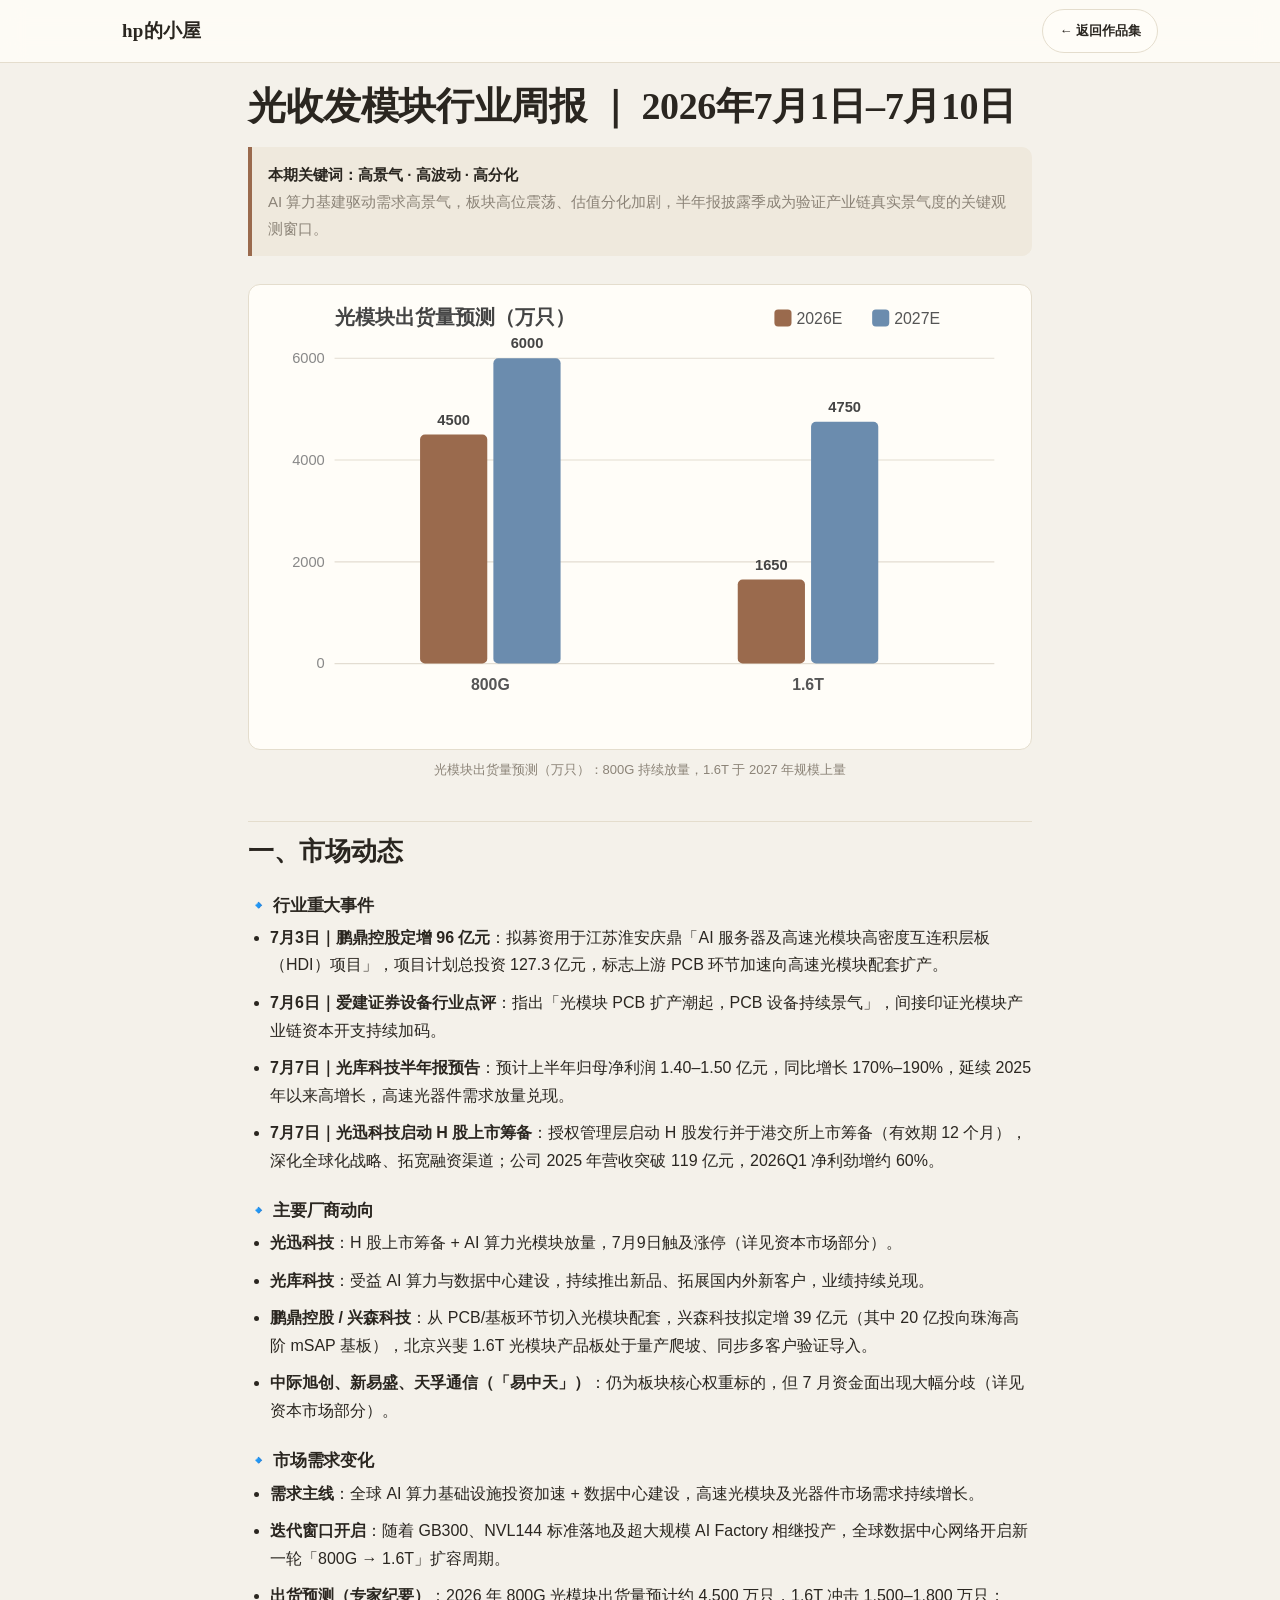
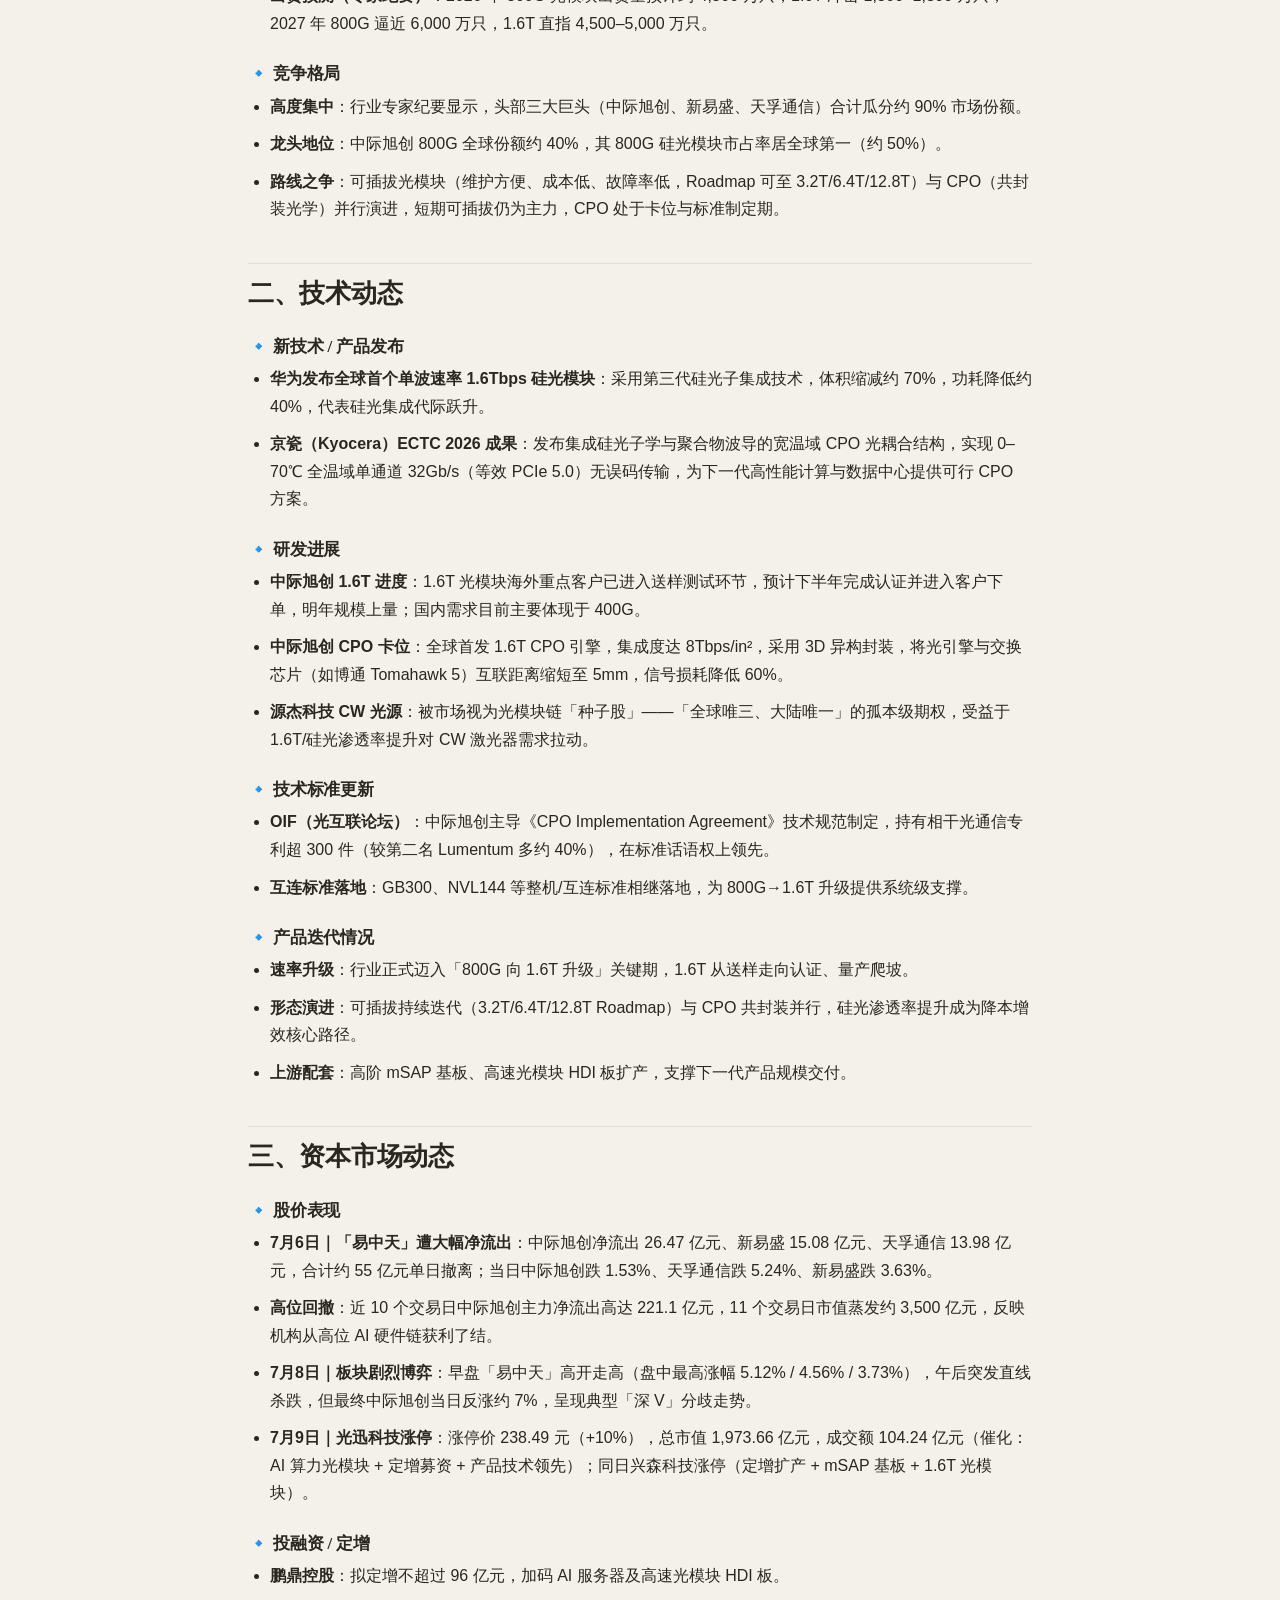
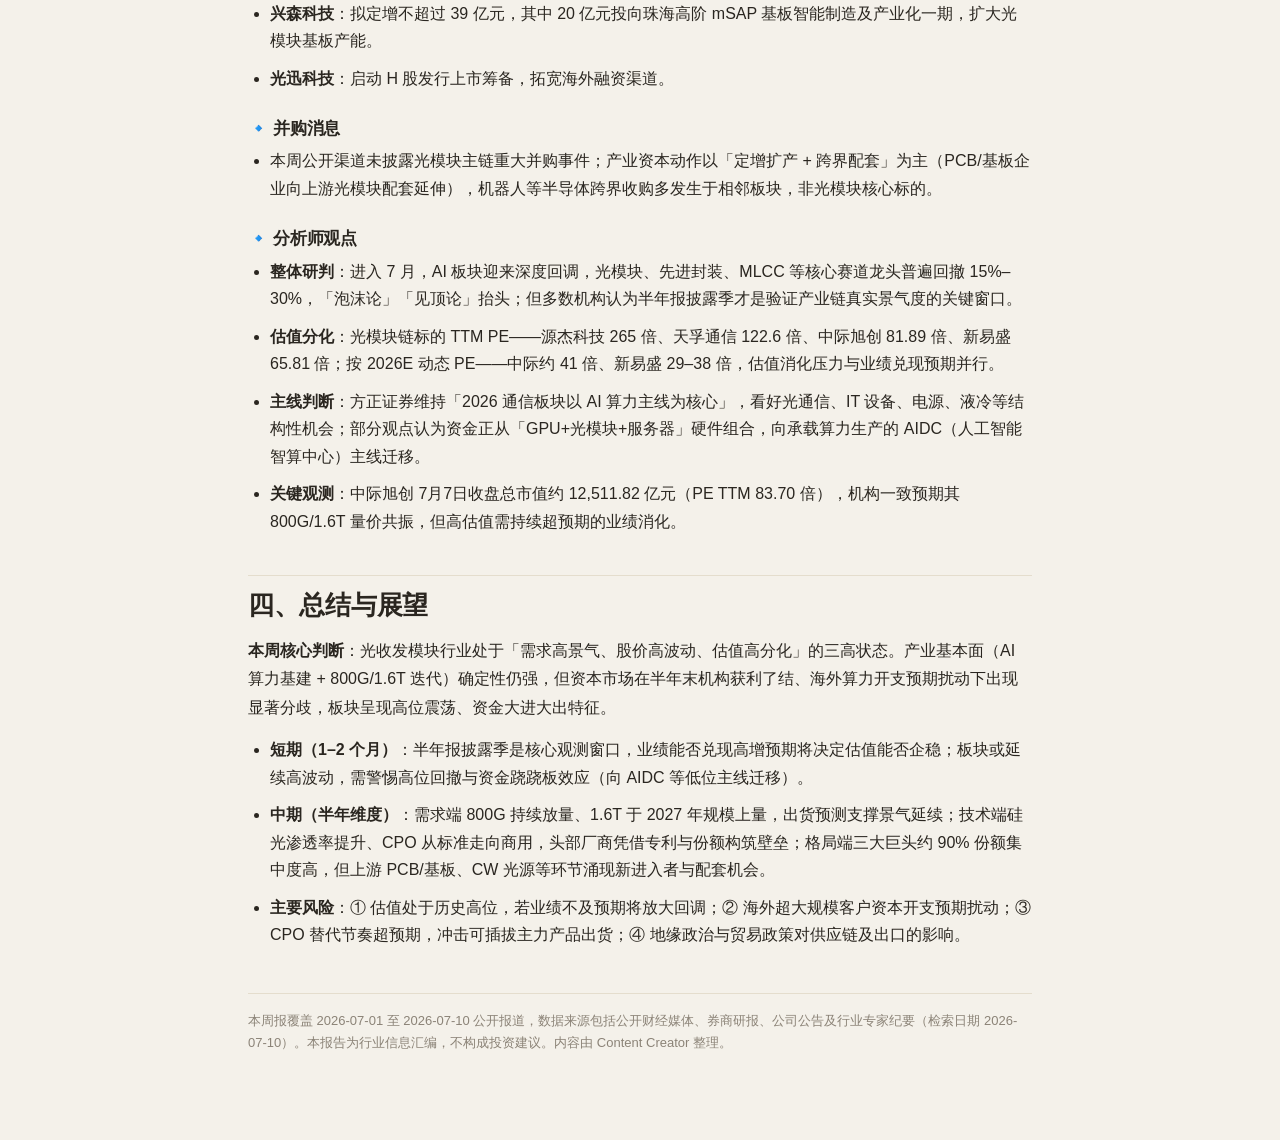
<file: articles/2026-07-10.html>
<!DOCTYPE html>
<html lang="zh-CN" data-theme="light">
<head>
  <meta charset="UTF-8" />
  <meta name="viewport" content="width=device-width, initial-scale=1.0" />
  <title>光收发模块行业周报 ｜ 2026.07.01–07.10</title>
  <meta name="description" content="光收发模块行业周报：AI 算力基建驱动需求高景气，板块高位震荡、估值分化加剧，半年报成关键观测窗口。" />
  <link rel="stylesheet" href="../css/styles.css" />

  <!-- 与站点一致的主题：读取已保存偏好，否则跟随系统 -->
  <script>
    (function () {
      var m = null;
      try { m = localStorage.getItem("theme"); } catch (e) {}
      if (!m) m = (window.matchMedia && window.matchMedia("(prefers-color-scheme: dark)").matches) ? "dark" : "light";
      document.documentElement.setAttribute("data-theme", m);
    })();

    // 缺图兜底（与站点 app.js 中一致），让本页也能优雅降级
    window.imgFallback = function (img) {
      img.onerror = null;
      var text = img.getAttribute("data-ph") || "图片待补";
      var e = String(text).replace(/&/g, "&amp;").replace(/</g, "&lt;").replace(/>/g, "&gt;");
      var svg = "<svg xmlns='http://www.w3.org/2000/svg' width='600' height='400'>" +
        "<defs><linearGradient id='g' x1='0' y1='0' x2='1' y2='1'>" +
        "<stop offset='0' stop-color='#e9eef5'/><stop offset='1' stop-color='#cfd8e6'/></linearGradient></defs>" +
        "<rect width='100%' height='100%' fill='url(#g)'/>" +
        "<text x='50%' y='50%' font-family='sans-serif' font-size='22' fill='#8a94a6' " +
        "text-anchor='middle' dominant-baseline='middle'>" + e + "</text></svg>";
      img.src = "data:image/svg+xml;utf8," + encodeURIComponent(svg);
      img.classList.add("img-ph");
    };
  </script>

  <style>
    .article-wrap { max-width: 820px; margin: 0 auto; padding: 20px 18px 72px; }
    .article__back { display: inline-flex; margin: 16px 0 22px; }

    .article h1 { font-size: clamp(26px, 5vw, 38px); font-weight: 700; line-height: 1.25; margin: 0 0 16px; }
    .article .lead {
      border-left: 4px solid var(--primary);
      background: var(--surface-2);
      padding: 14px 16px; border-radius: 0 10px 10px 0;
      margin: 0 0 28px; color: var(--muted); font-size: 15px;
    }
    .article .lead strong { color: var(--text); }
    .article h2 {
      font-size: clamp(20px, 3.4vw, 26px); font-weight: 700;
      margin: 40px 0 14px; padding-top: 14px; border-top: 1px solid var(--border);
    }
    .article h3 { font-size: 17px; font-weight: 650; margin: 26px 0 8px; color: var(--text); }
    .article p { margin: 0 0 14px; line-height: 1.78; }
    .article ul { margin: 0 0 18px; padding-left: 22px; }
    .article li { margin: 0 0 10px; line-height: 1.72; }
    .article figure { margin: 24px 0; }
    .article figure img {
      width: 100%; border: 1px solid var(--border); border-radius: 12px;
      background: var(--surface); display: block;
    }
    .article figcaption { font-size: 13px; color: var(--muted); text-align: center; margin-top: 8px; }
    .article .foot {
      margin-top: 44px; padding-top: 16px; border-top: 1px solid var(--border);
      font-size: 13px; color: var(--muted); line-height: 1.7;
    }
  </style>
</head>
<body>
  <header class="site-header">
    <nav class="nav" aria-label="文章导航">
      <a class="nav__brand" href="../index.html">hp的小屋</a>
      <a class="btn btn--ghost btn--sm" href="../index.html#articles">← 返回作品集</a>
    </nav>
  </header>

  <main class="article-wrap">
    <article class="article">
      <h1>光收发模块行业周报 ｜ 2026年7月1日–7月10日</h1>

      <blockquote class="lead">
        <strong>本期关键词：高景气 · 高波动 · 高分化</strong><br />
        AI 算力基建驱动需求高景气，板块高位震荡、估值分化加剧，半年报披露季成为验证产业链真实景气度的关键观测窗口。
      </blockquote>

      <figure>
        <img src="../assets/charts/optics-forecast.svg" alt="光模块出货量预测" loading="lazy" data-ph="图表缺失" onerror="imgFallback(this)" />
        <figcaption>光模块出货量预测（万只）：800G 持续放量，1.6T 于 2027 年规模上量</figcaption>
      </figure>

      <h2>一、市场动态</h2>

      <h3>🔹 行业重大事件</h3>
      <ul>
        <li><strong>7月3日｜鹏鼎控股定增 96 亿元</strong>：拟募资用于江苏淮安庆鼎「AI 服务器及高速光模块高密度互连积层板（HDI）项目」，项目计划总投资 127.3 亿元，标志上游 PCB 环节加速向高速光模块配套扩产。</li>
        <li><strong>7月6日｜爱建证券设备行业点评</strong>：指出「光模块 PCB 扩产潮起，PCB 设备持续景气」，间接印证光模块产业链资本开支持续加码。</li>
        <li><strong>7月7日｜光库科技半年报预告</strong>：预计上半年归母净利润 1.40–1.50 亿元，同比增长 170%–190%，延续 2025 年以来高增长，高速光器件需求放量兑现。</li>
        <li><strong>7月7日｜光迅科技启动 H 股上市筹备</strong>：授权管理层启动 H 股发行并于港交所上市筹备（有效期 12 个月），深化全球化战略、拓宽融资渠道；公司 2025 年营收突破 119 亿元，2026Q1 净利劲增约 60%。</li>
      </ul>

      <h3>🔹 主要厂商动向</h3>
      <ul>
        <li><strong>光迅科技</strong>：H 股上市筹备 + AI 算力光模块放量，7月9日触及涨停（详见资本市场部分）。</li>
        <li><strong>光库科技</strong>：受益 AI 算力与数据中心建设，持续推出新品、拓展国内外新客户，业绩持续兑现。</li>
        <li><strong>鹏鼎控股 / 兴森科技</strong>：从 PCB/基板环节切入光模块配套，兴森科技拟定增 39 亿元（其中 20 亿投向珠海高阶 mSAP 基板），北京兴斐 1.6T 光模块产品板处于量产爬坡、同步多客户验证导入。</li>
        <li><strong>中际旭创、新易盛、天孚通信（「易中天」）</strong>：仍为板块核心权重标的，但 7 月资金面出现大幅分歧（详见资本市场部分）。</li>
      </ul>

      <h3>🔹 市场需求变化</h3>
      <ul>
        <li><strong>需求主线</strong>：全球 AI 算力基础设施投资加速 + 数据中心建设，高速光模块及光器件市场需求持续增长。</li>
        <li><strong>迭代窗口开启</strong>：随着 GB300、NVL144 标准落地及超大规模 AI Factory 相继投产，全球数据中心网络开启新一轮「800G → 1.6T」扩容周期。</li>
        <li><strong>出货预测（专家纪要）</strong>：2026 年 800G 光模块出货量预计约 4,500 万只，1.6T 冲击 1,500–1,800 万只；2027 年 800G 逼近 6,000 万只，1.6T 直指 4,500–5,000 万只。</li>
      </ul>

      <h3>🔹 竞争格局</h3>
      <ul>
        <li><strong>高度集中</strong>：行业专家纪要显示，头部三大巨头（中际旭创、新易盛、天孚通信）合计瓜分约 90% 市场份额。</li>
        <li><strong>龙头地位</strong>：中际旭创 800G 全球份额约 40%，其 800G 硅光模块市占率居全球第一（约 50%）。</li>
        <li><strong>路线之争</strong>：可插拔光模块（维护方便、成本低、故障率低，Roadmap 可至 3.2T/6.4T/12.8T）与 CPO（共封装光学）并行演进，短期可插拔仍为主力，CPO 处于卡位与标准制定期。</li>
      </ul>

      <h2>二、技术动态</h2>

      <h3>🔹 新技术 / 产品发布</h3>
      <ul>
        <li><strong>华为发布全球首个单波速率 1.6Tbps 硅光模块</strong>：采用第三代硅光子集成技术，体积缩减约 70%，功耗降低约 40%，代表硅光集成代际跃升。</li>
        <li><strong>京瓷（Kyocera）ECTC 2026 成果</strong>：发布集成硅光子学与聚合物波导的宽温域 CPO 光耦合结构，实现 0–70℃ 全温域单通道 32Gb/s（等效 PCIe 5.0）无误码传输，为下一代高性能计算与数据中心提供可行 CPO 方案。</li>
      </ul>

      <h3>🔹 研发进展</h3>
      <ul>
        <li><strong>中际旭创 1.6T 进度</strong>：1.6T 光模块海外重点客户已进入送样测试环节，预计下半年完成认证并进入客户下单，明年规模上量；国内需求目前主要体现于 400G。</li>
        <li><strong>中际旭创 CPO 卡位</strong>：全球首发 1.6T CPO 引擎，集成度达 8Tbps/in²，采用 3D 异构封装，将光引擎与交换芯片（如博通 Tomahawk 5）互联距离缩短至 5mm，信号损耗降低 60%。</li>
        <li><strong>源杰科技 CW 光源</strong>：被市场视为光模块链「种子股」——「全球唯三、大陆唯一」的孤本级期权，受益于 1.6T/硅光渗透率提升对 CW 激光器需求拉动。</li>
      </ul>

      <h3>🔹 技术标准更新</h3>
      <ul>
        <li><strong>OIF（光互联论坛）</strong>：中际旭创主导《CPO Implementation Agreement》技术规范制定，持有相干光通信专利超 300 件（较第二名 Lumentum 多约 40%），在标准话语权上领先。</li>
        <li><strong>互连标准落地</strong>：GB300、NVL144 等整机/互连标准相继落地，为 800G→1.6T 升级提供系统级支撑。</li>
      </ul>

      <h3>🔹 产品迭代情况</h3>
      <ul>
        <li><strong>速率升级</strong>：行业正式迈入「800G 向 1.6T 升级」关键期，1.6T 从送样走向认证、量产爬坡。</li>
        <li><strong>形态演进</strong>：可插拔持续迭代（3.2T/6.4T/12.8T Roadmap）与 CPO 共封装并行，硅光渗透率提升成为降本增效核心路径。</li>
        <li><strong>上游配套</strong>：高阶 mSAP 基板、高速光模块 HDI 板扩产，支撑下一代产品规模交付。</li>
      </ul>

      <h2>三、资本市场动态</h2>

      <h3>🔹 股价表现</h3>
      <ul>
        <li><strong>7月6日｜「易中天」遭大幅净流出</strong>：中际旭创净流出 26.47 亿元、新易盛 15.08 亿元、天孚通信 13.98 亿元，合计约 55 亿元单日撤离；当日中际旭创跌 1.53%、天孚通信跌 5.24%、新易盛跌 3.63%。</li>
        <li><strong>高位回撤</strong>：近 10 个交易日中际旭创主力净流出高达 221.1 亿元，11 个交易日市值蒸发约 3,500 亿元，反映机构从高位 AI 硬件链获利了结。</li>
        <li><strong>7月8日｜板块剧烈博弈</strong>：早盘「易中天」高开走高（盘中最高涨幅 5.12% / 4.56% / 3.73%），午后突发直线杀跌，但最终中际旭创当日反涨约 7%，呈现典型「深 V」分歧走势。</li>
        <li><strong>7月9日｜光迅科技涨停</strong>：涨停价 238.49 元（+10%），总市值 1,973.66 亿元，成交额 104.24 亿元（催化：AI 算力光模块 + 定增募资 + 产品技术领先）；同日兴森科技涨停（定增扩产 + mSAP 基板 + 1.6T 光模块）。</li>
      </ul>

      <h3>🔹 投融资 / 定增</h3>
      <ul>
        <li><strong>鹏鼎控股</strong>：拟定增不超过 96 亿元，加码 AI 服务器及高速光模块 HDI 板。</li>
        <li><strong>兴森科技</strong>：拟定增不超过 39 亿元，其中 20 亿元投向珠海高阶 mSAP 基板智能制造及产业化一期，扩大光模块基板产能。</li>
        <li><strong>光迅科技</strong>：启动 H 股发行上市筹备，拓宽海外融资渠道。</li>
      </ul>

      <h3>🔹 并购消息</h3>
      <ul>
        <li>本周公开渠道未披露光模块主链重大并购事件；产业资本动作以「定增扩产 + 跨界配套」为主（PCB/基板企业向上游光模块配套延伸），机器人等半导体跨界收购多发生于相邻板块，非光模块核心标的。</li>
      </ul>

      <h3>🔹 分析师观点</h3>
      <ul>
        <li><strong>整体研判</strong>：进入 7 月，AI 板块迎来深度回调，光模块、先进封装、MLCC 等核心赛道龙头普遍回撤 15%–30%，「泡沫论」「见顶论」抬头；但多数机构认为半年报披露季才是验证产业链真实景气度的关键窗口。</li>
        <li><strong>估值分化</strong>：光模块链标的 TTM PE——源杰科技 265 倍、天孚通信 122.6 倍、中际旭创 81.89 倍、新易盛 65.81 倍；按 2026E 动态 PE——中际约 41 倍、新易盛 29–38 倍，估值消化压力与业绩兑现预期并行。</li>
        <li><strong>主线判断</strong>：方正证券维持「2026 通信板块以 AI 算力主线为核心」，看好光通信、IT 设备、电源、液冷等结构性机会；部分观点认为资金正从「GPU+光模块+服务器」硬件组合，向承载算力生产的 AIDC（人工智能智算中心）主线迁移。</li>
        <li><strong>关键观测</strong>：中际旭创 7月7日收盘总市值约 12,511.82 亿元（PE TTM 83.70 倍），机构一致预期其 800G/1.6T 量价共振，但高估值需持续超预期的业绩消化。</li>
      </ul>

      <h2>四、总结与展望</h2>
      <p><strong>本周核心判断</strong>：光收发模块行业处于「需求高景气、股价高波动、估值高分化」的三高状态。产业基本面（AI 算力基建 + 800G/1.6T 迭代）确定性仍强，但资本市场在半年末机构获利了结、海外算力开支预期扰动下出现显著分歧，板块呈现高位震荡、资金大进大出特征。</p>
      <ul>
        <li><strong>短期（1–2 个月）</strong>：半年报披露季是核心观测窗口，业绩能否兑现高增预期将决定估值能否企稳；板块或延续高波动，需警惕高位回撤与资金跷跷板效应（向 AIDC 等低位主线迁移）。</li>
        <li><strong>中期（半年维度）</strong>：需求端 800G 持续放量、1.6T 于 2027 年规模上量，出货预测支撑景气延续；技术端硅光渗透率提升、CPO 从标准走向商用，头部厂商凭借专利与份额构筑壁垒；格局端三大巨头约 90% 份额集中度高，但上游 PCB/基板、CW 光源等环节涌现新进入者与配套机会。</li>
        <li><strong>主要风险</strong>：① 估值处于历史高位，若业绩不及预期将放大回调；② 海外超大规模客户资本开支预期扰动；③ CPO 替代节奏超预期，冲击可插拔主力产品出货；④ 地缘政治与贸易政策对供应链及出口的影响。</li>
      </ul>

      <p class="foot">本周报覆盖 2026-07-01 至 2026-07-10 公开报道，数据来源包括公开财经媒体、券商研报、公司公告及行业专家纪要（检索日期 2026-07-10）。本报告为行业信息汇编，不构成投资建议。内容由 Content Creator 整理。</p>
    </article>
  </main>
</body>
</html>
</file>
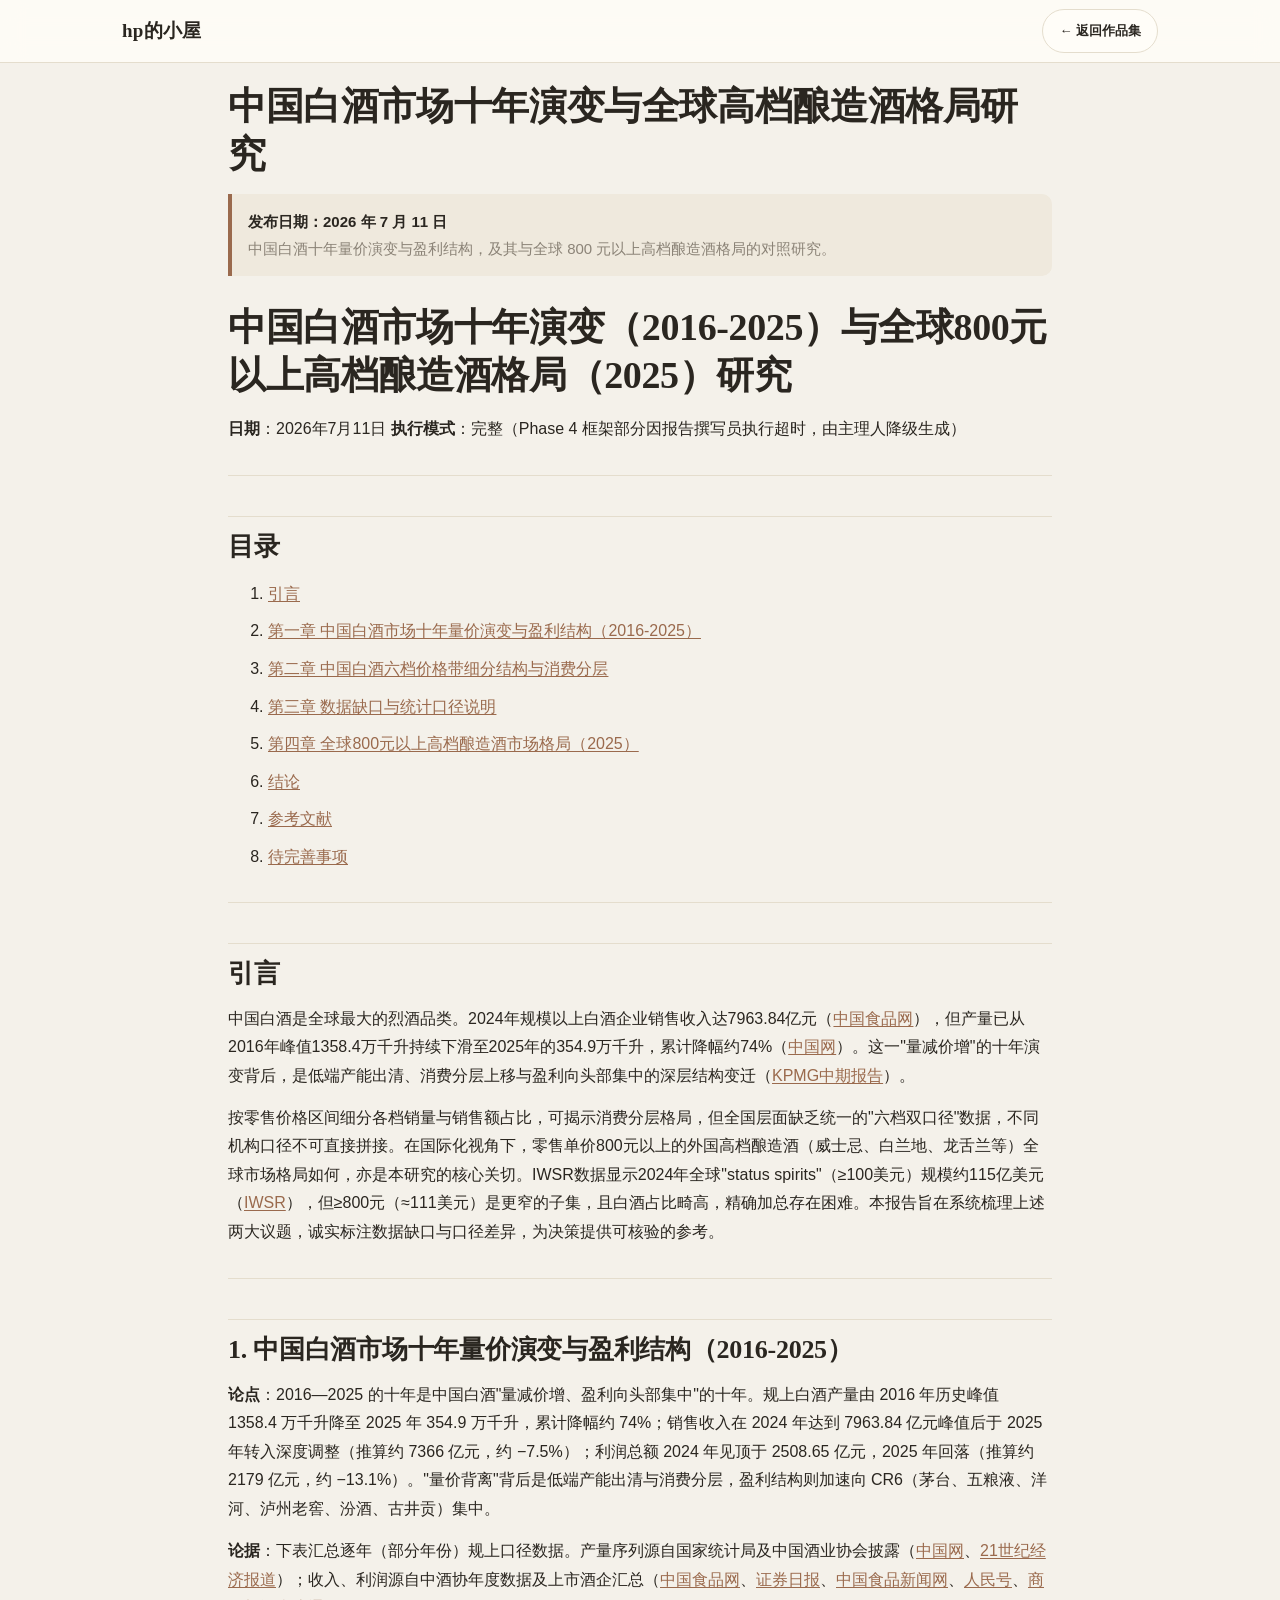
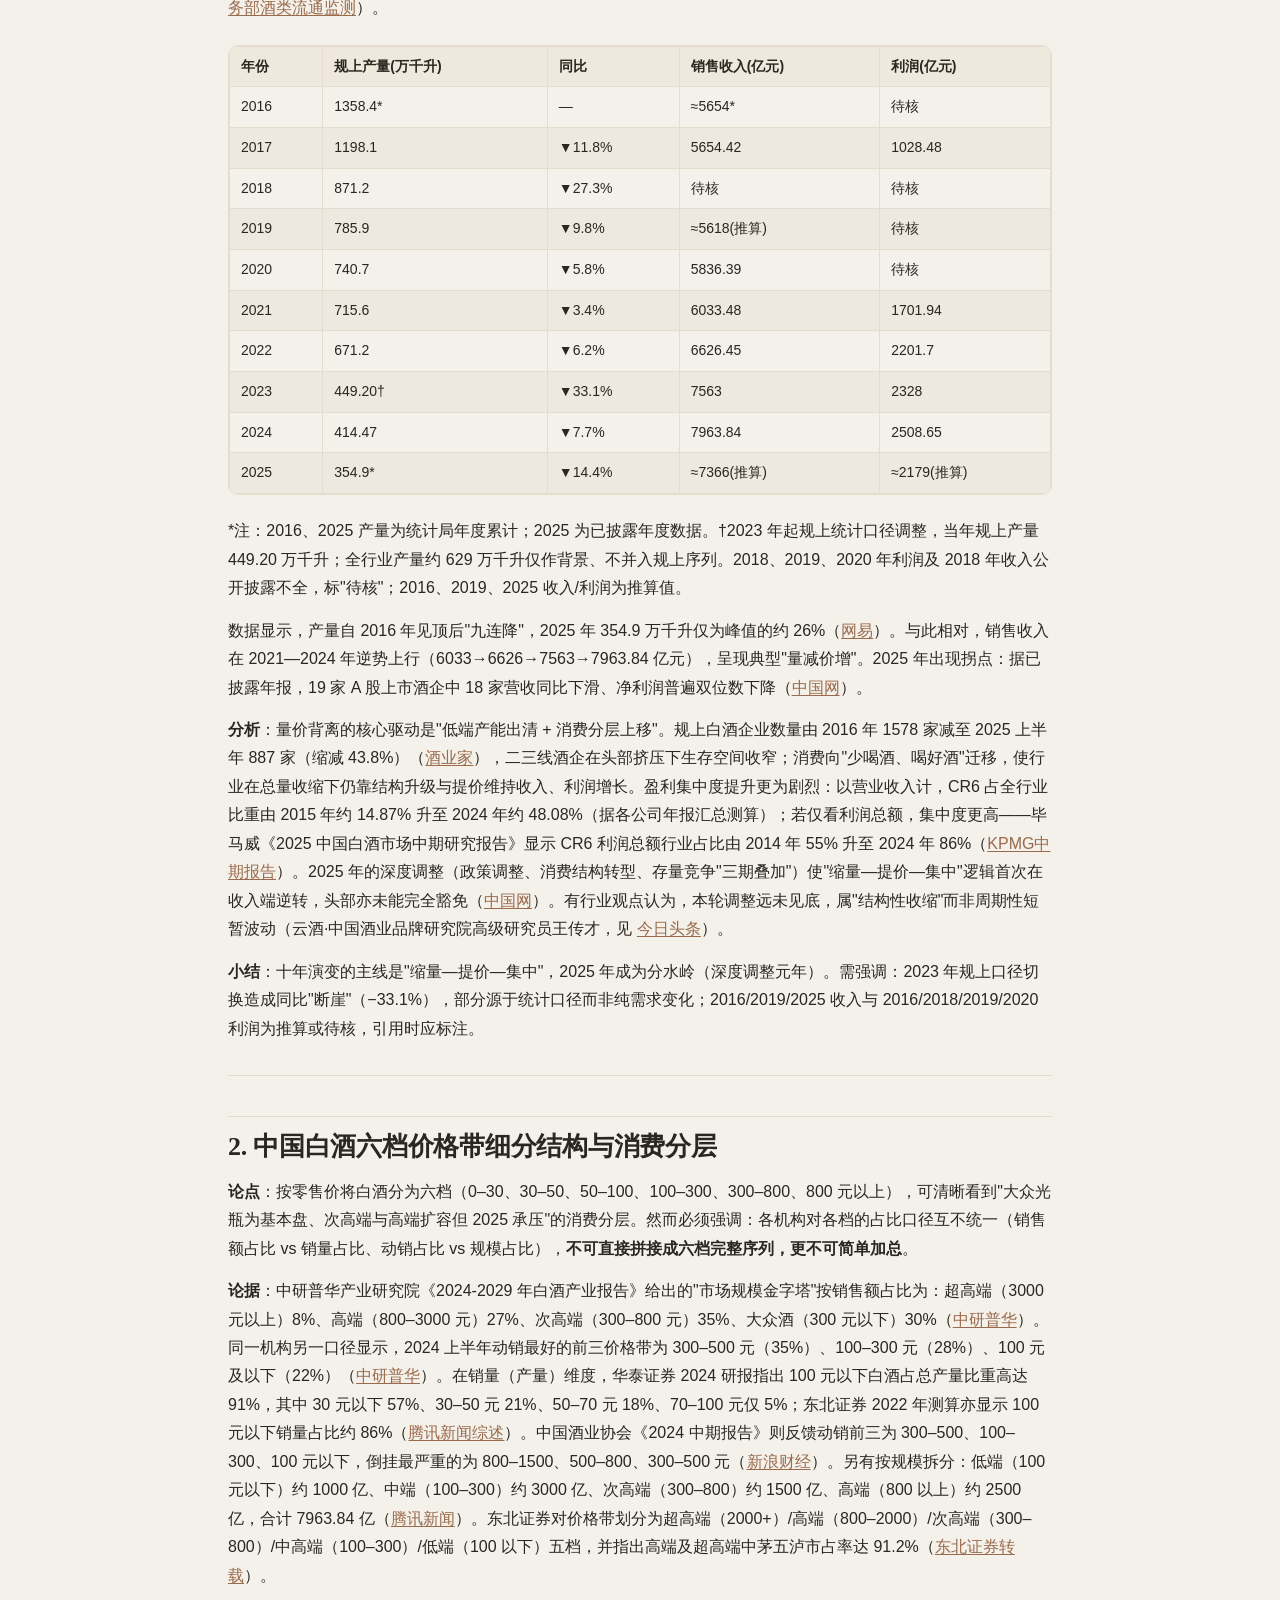
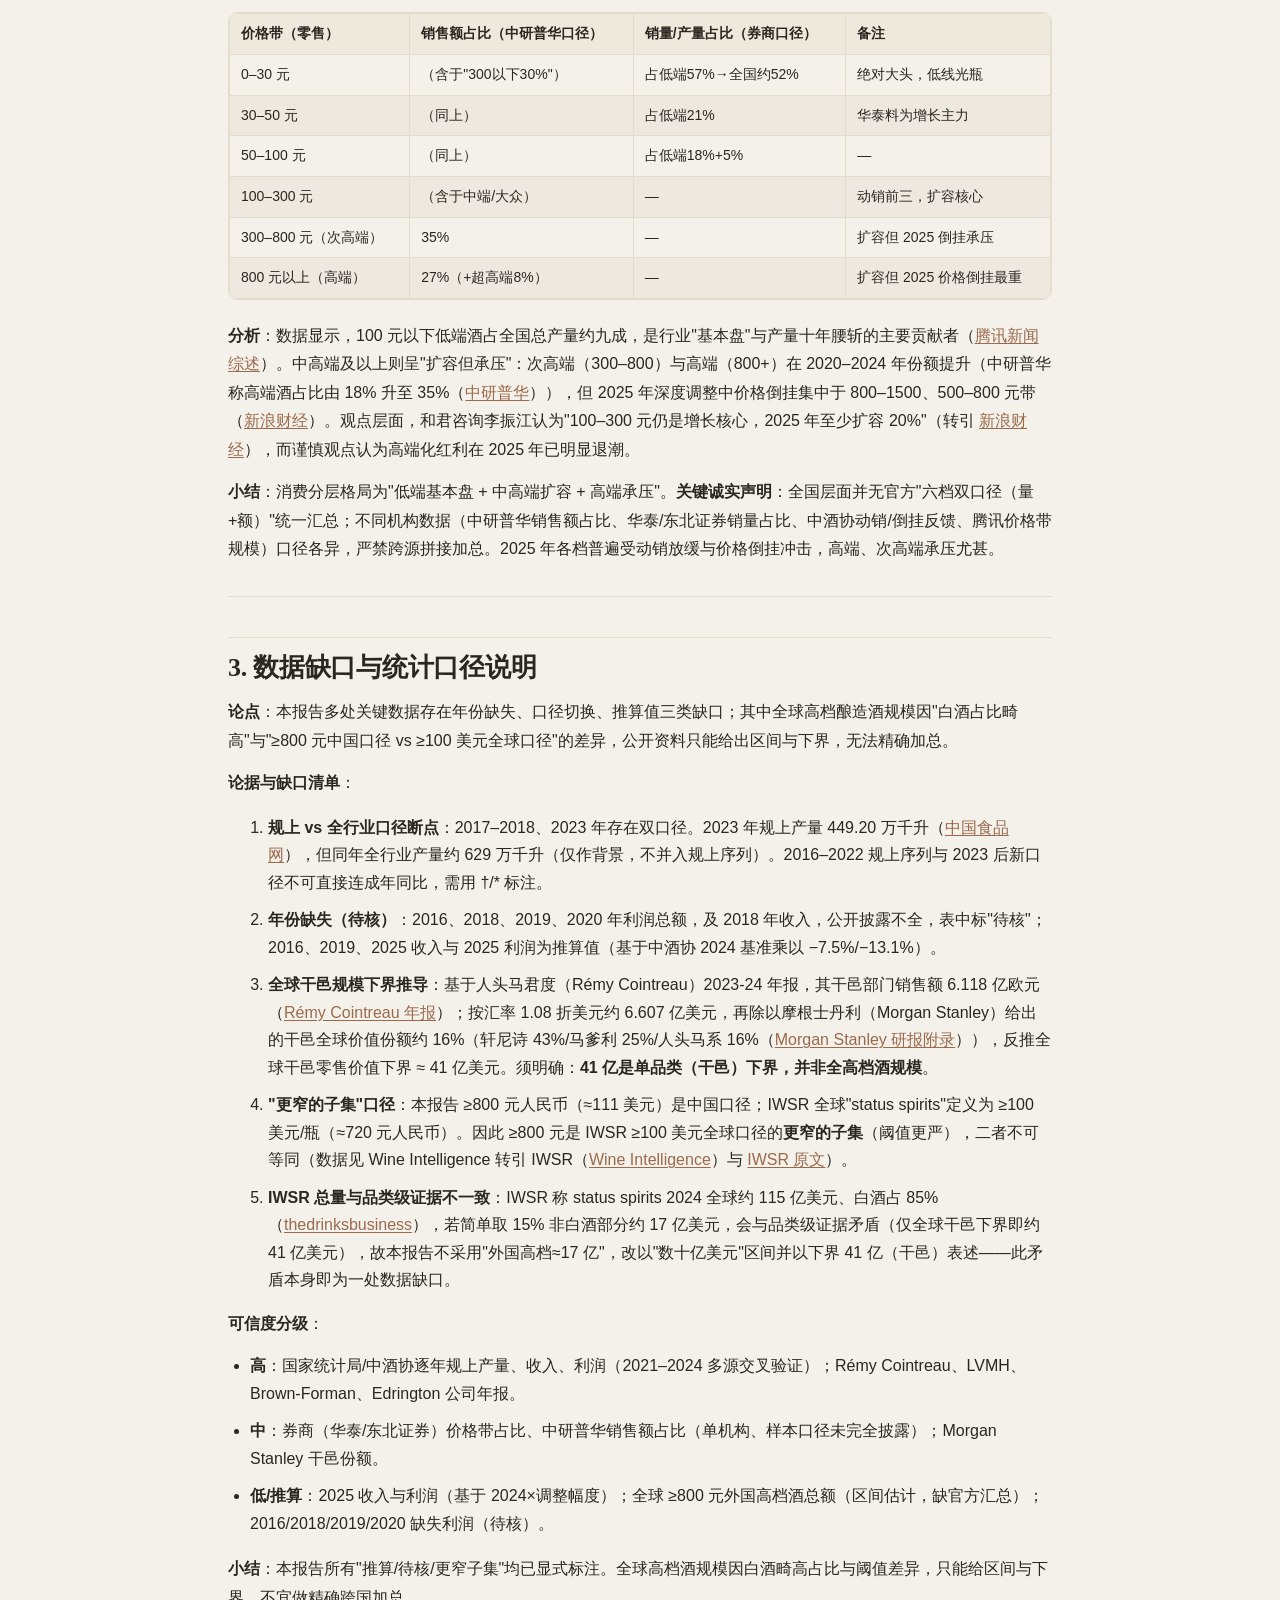
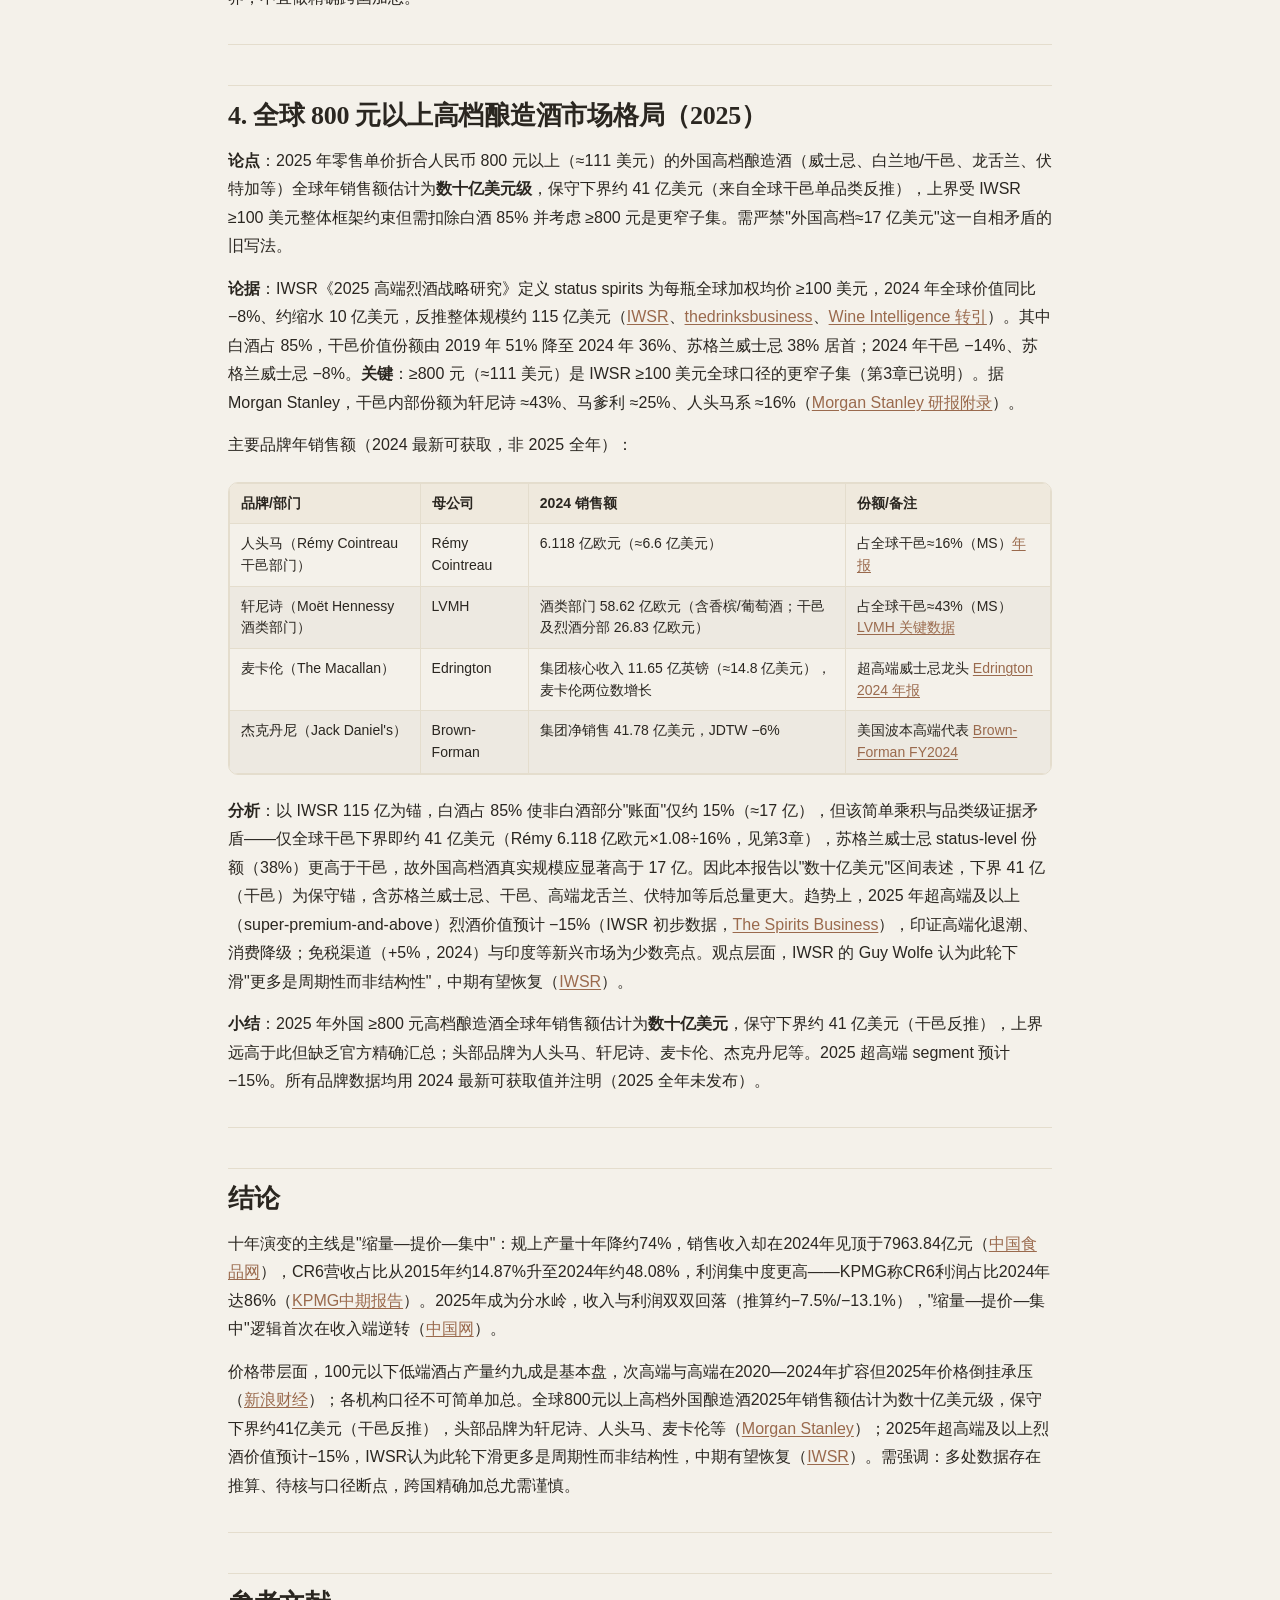
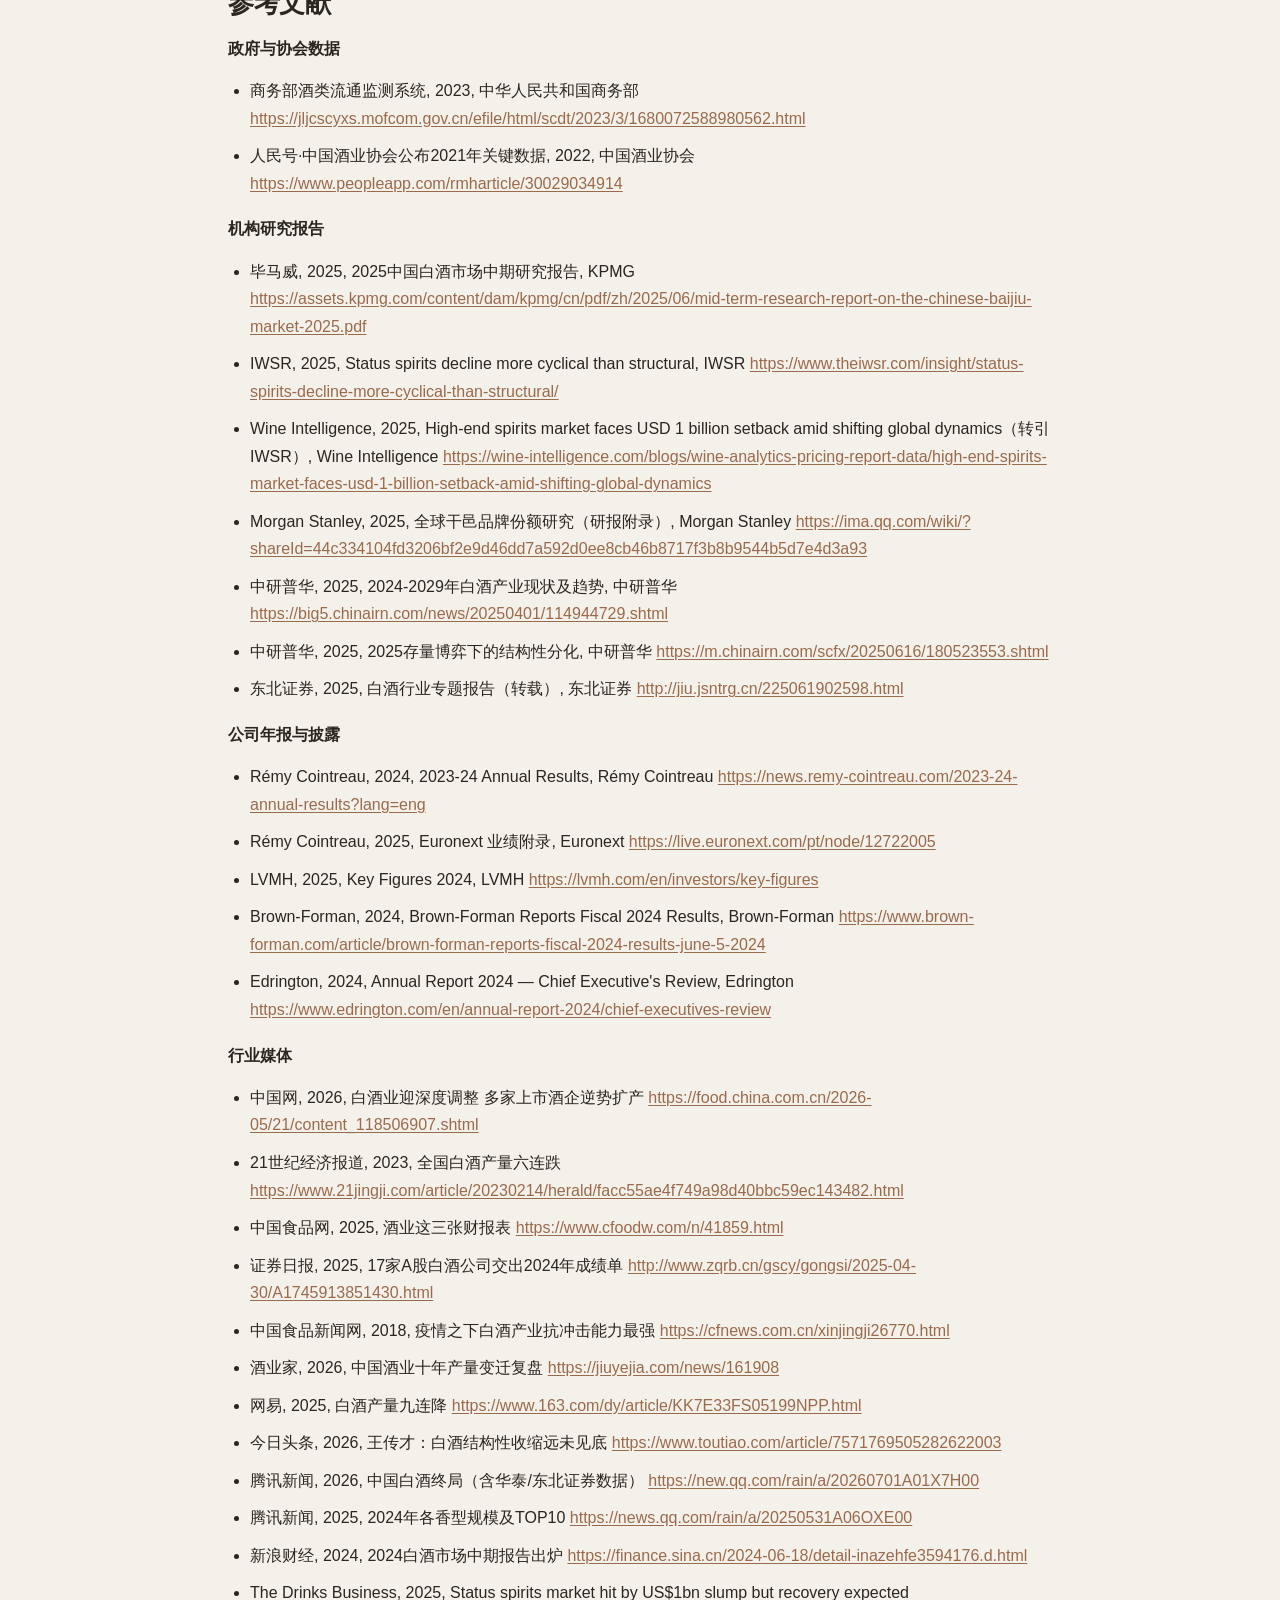
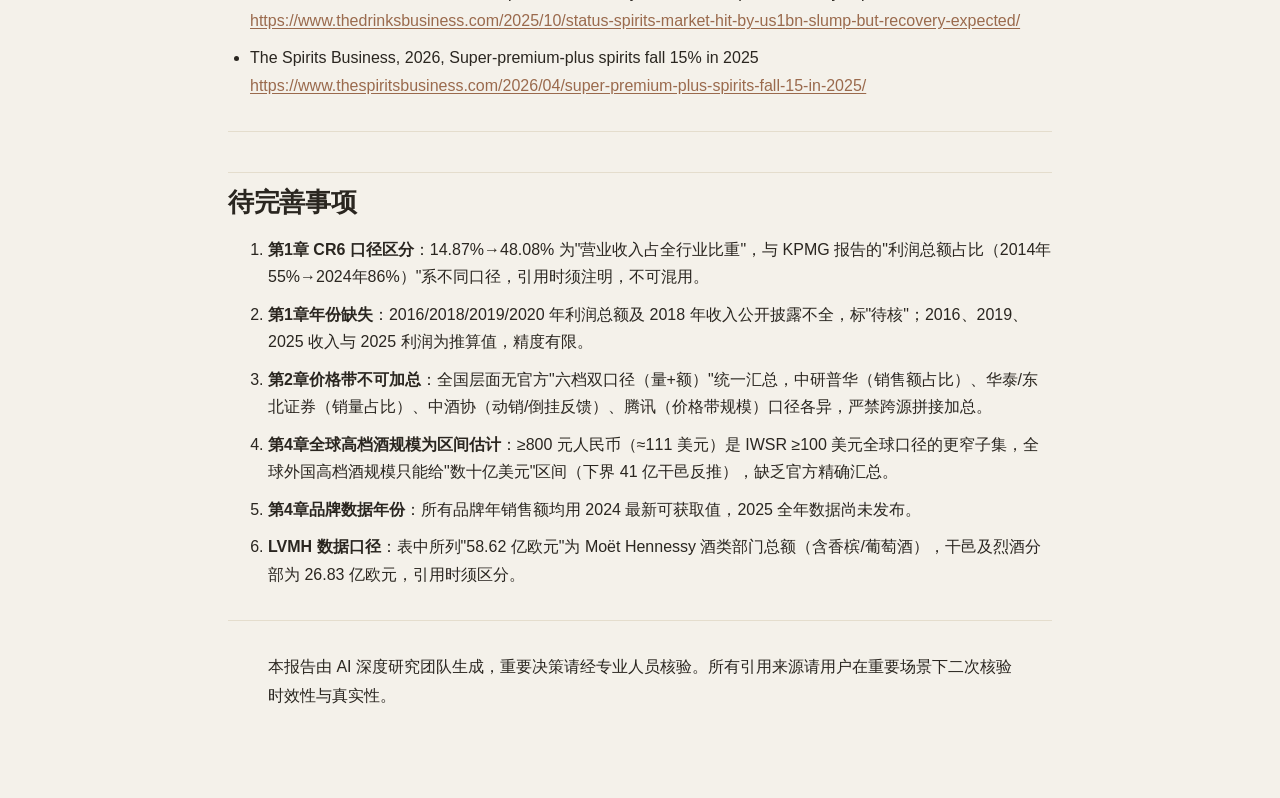
<file: articles/2026-07-11-baijiu.html>
<!DOCTYPE html>
<html lang="zh-CN" data-theme="light">
<head>
  <meta charset="UTF-8" />
  <meta name="viewport" content="width=device-width, initial-scale=1.0" />
  <title>中国白酒市场十年演变与全球高档酿造酒格局研究 ｜ hp的小屋</title>
  <meta name="description" content="中国白酒十年量价演变、价格带分层，及全球 800 元以上高档酿造酒格局的对照研究。" />
  <link rel="stylesheet" href="../css/styles.css" />

  <script>
    (function () {
      var m = null;
      try { m = localStorage.getItem("theme"); } catch (e) {}
      if (!m) m = (window.matchMedia && window.matchMedia("(prefers-color-scheme: dark)").matches) ? "dark" : "light";
      document.documentElement.setAttribute("data-theme", m);
    })();
    window.imgFallback = function (img) {
      img.onerror = null;
      var text = img.getAttribute("data-ph") || "图片待补";
      var e = String(text).replace(/&/g, "&amp;").replace(/</g, "&lt;").replace(/>/g, "&gt;");
      var svg = "<svg xmlns='http://www.w3.org/2000/svg' width='600' height='400'>" +
        "<defs><linearGradient id='g' x1='0' y1='0' x2='1' y2='1'>" +
        "<stop offset='0' stop-color='#ebe6dd'/><stop offset='1' stop-color='#d8cfc2'/></linearGradient></defs>" +
        "<rect width='100%' height='100%' fill='url(#g)'/>" +
        "<text x='50%' y='50%' font-family='sans-serif' font-size='22' fill='#9a8f80' " +
        "text-anchor='middle' dominant-baseline='middle'>" + e + "</text></svg>";
      img.src = "data:image/svg+xml;utf8," + encodeURIComponent(svg);
      img.classList.add("img-ph");
    };
  </script>

  <style>
    .article-wrap { max-width: 860px; margin: 0 auto; padding: 20px 18px 72px; }
    .article__back { display: inline-flex; margin: 16px 0 22px; }
    .article h1 { font-size: clamp(26px, 5vw, 38px); font-weight: 700; line-height: 1.25; margin: 0 0 16px; }
    .article .lead {
      border-left: 4px solid var(--primary);
      background: var(--surface-2);
      padding: 14px 16px; border-radius: 0 10px 10px 0;
      margin: 0 0 28px; color: var(--muted); font-size: 15px;
    }
    .article .lead strong { color: var(--text); }
    .article h2 {
      font-size: clamp(20px, 3.4vw, 26px); font-weight: 700;
      margin: 40px 0 14px; padding-top: 14px; border-top: 1px solid var(--border);
    }
    .article h3 { font-size: 17px; font-weight: 650; margin: 26px 0 8px; color: var(--text); }
    .article p { margin: 0 0 14px; line-height: 1.78; }
    .article ul { margin: 0 0 18px; padding-left: 22px; }
    .article li { margin: 0 0 10px; line-height: 1.72; }
    .article figure { margin: 24px 0; }
    .article figure img {
      width: 100%; border: 1px solid var(--border); border-radius: 12px;
      background: var(--surface); display: block;
    }
    .article figcaption { font-size: 13px; color: var(--muted); text-align: center; margin-top: 8px; }
    .article .foot {
      margin-top: 44px; padding-top: 16px; border-top: 1px solid var(--border);
      font-size: 13px; color: var(--muted); line-height: 1.7;
    }
    .article table { width: 100%; border-collapse: collapse; margin: 0; font-size: 14px; }
    .article th, .article td { border: 1px solid var(--border); padding: 9px 11px; text-align: left; vertical-align: top; line-height: 1.55; }
    .article thead th { background: var(--surface-2); font-weight: 650; color: var(--text); }
    .article tbody tr:nth-child(even) { background: rgba(122,110,95,0.06); }
    .article .table-wrap { overflow-x: auto; margin: 22px 0; border-radius: 10px; border: 1px solid var(--border); }
    .article a { color: var(--primary); text-underline-offset: 2px; }
    .article a:hover { text-decoration: underline; }
    .article code { background: var(--surface-2); padding: 1px 5px; border-radius: 5px; font-size: 0.9em; }
    .article hr { border: none; border-top: 1px solid var(--border); margin: 32px 0; }
    .article .dir { background: var(--surface-2); border: 1px solid var(--border); border-radius: 10px; padding: 12px 16px; margin: 0 0 28px; font-size: 14px; }
    .article .dir a { color: var(--muted); text-decoration: none; }

  </style>
</head>
<body>
  <header class="site-header">
    <nav class="nav" aria-label="文章导航">
      <a class="nav__brand" href="../index.html">hp的小屋</a>
      <a class="btn btn--ghost btn--sm" href="../index.html#articles">← 返回作品集</a>
    </nav>
  </header>

  <main class="article-wrap">
    <article class="article">
      <h1>中国白酒市场十年演变与全球高档酿造酒格局研究</h1>

      <blockquote class="lead">
        <strong>发布日期：2026 年 7 月 11 日</strong><br />
        中国白酒十年量价演变与盈利结构，及其与全球 800 元以上高档酿造酒格局的对照研究。
      </blockquote>

      <h1>中国白酒市场十年演变（2016-2025）与全球800元以上高档酿造酒格局（2025）研究</h1>
<p><strong>日期</strong>：2026年7月11日
<strong>执行模式</strong>：完整（Phase 4 框架部分因报告撰写员执行超时，由主理人降级生成）</p>
<hr>
<h2>目录</h2>
<ol>
<li><a href="#">引言</a></li>
<li><a href="#">第一章 中国白酒市场十年量价演变与盈利结构（2016-2025）</a></li>
<li><a href="#">第二章 中国白酒六档价格带细分结构与消费分层</a></li>
<li><a href="#">第三章 数据缺口与统计口径说明</a></li>
<li><a href="#">第四章 全球800元以上高档酿造酒市场格局（2025）</a></li>
<li><a href="#">结论</a></li>
<li><a href="#">参考文献</a></li>
<li><a href="#">待完善事项</a></li>
</ol>
<hr>
<h2>引言</h2>
<p>中国白酒是全球最大的烈酒品类。2024年规模以上白酒企业销售收入达7963.84亿元（<a href="https://www.cfoodw.com/n/41859.html" target="_blank" rel="noopener noreferrer">中国食品网</a>），但产量已从2016年峰值1358.4万千升持续下滑至2025年的354.9万千升，累计降幅约74%（<a href="https://food.china.com.cn/2026-05/21/content_118506907.shtml" target="_blank" rel="noopener noreferrer">中国网</a>）。这一"量减价增"的十年演变背后，是低端产能出清、消费分层上移与盈利向头部集中的深层结构变迁（<a href="https://assets.kpmg.com/content/dam/kpmg/cn/pdf/zh/2025/06/mid-term-research-report-on-the-chinese-baijiu-market-2025.pdf" target="_blank" rel="noopener noreferrer">KPMG中期报告</a>）。</p>
<p>按零售价格区间细分各档销量与销售额占比，可揭示消费分层格局，但全国层面缺乏统一的"六档双口径"数据，不同机构口径不可直接拼接。在国际化视角下，零售单价800元以上的外国高档酿造酒（威士忌、白兰地、龙舌兰等）全球市场格局如何，亦是本研究的核心关切。IWSR数据显示2024年全球"status spirits"（≥100美元）规模约115亿美元（<a href="https://www.theiwsr.com/insight/status-spirits-decline-more-cyclical-than-structural/" target="_blank" rel="noopener noreferrer">IWSR</a>），但≥800元（≈111美元）是更窄的子集，且白酒占比畸高，精确加总存在困难。本报告旨在系统梳理上述两大议题，诚实标注数据缺口与口径差异，为决策提供可核验的参考。</p>
<hr>
<h2>1. 中国白酒市场十年量价演变与盈利结构（2016-2025）</h2>
<p><strong>论点</strong>：2016—2025 的十年是中国白酒"量减价增、盈利向头部集中"的十年。规上白酒产量由 2016 年历史峰值 1358.4 万千升降至 2025 年 354.9 万千升，累计降幅约 74%；销售收入在 2024 年达到 7963.84 亿元峰值后于 2025 年转入深度调整（推算约 7366 亿元，约 −7.5%）；利润总额 2024 年见顶于 2508.65 亿元，2025 年回落（推算约 2179 亿元，约 −13.1%）。"量价背离"背后是低端产能出清与消费分层，盈利结构则加速向 CR6（茅台、五粮液、洋河、泸州老窖、汾酒、古井贡）集中。</p>
<p><strong>论据</strong>：下表汇总逐年（部分年份）规上口径数据。产量序列源自国家统计局及中国酒业协会披露（<a href="https://food.china.com.cn/2026-05/21/content_118506907.shtml" target="_blank" rel="noopener noreferrer">中国网</a>、<a href="https://www.21jingji.com/article/20230214/herald/facc55ae4f749a98d40bbc59ec143482.html" target="_blank" rel="noopener noreferrer">21世纪经济报道</a>）；收入、利润源自中酒协年度数据及上市酒企汇总（<a href="https://www.cfoodw.com/n/41859.html" target="_blank" rel="noopener noreferrer">中国食品网</a>、<a href="http://www.zqrb.cn/gscy/gongsi/2025-04-30/A1745913851430.html" target="_blank" rel="noopener noreferrer">证券日报</a>、<a href="https://cfnews.com.cn/xinjingji26770.html" target="_blank" rel="noopener noreferrer">中国食品新闻网</a>、<a href="https://www.peopleapp.com/rmharticle/30029034914" target="_blank" rel="noopener noreferrer">人民号</a>、<a href="https://jljcscyxs.mofcom.gov.cn/efile/html/scdt/2023/3/1680072588980562.html" target="_blank" rel="noopener noreferrer">商务部酒类流通监测</a>）。</p>
<div class="table-wrap"><table>
<thead>
<tr>
<th>年份</th>
<th>规上产量(万千升)</th>
<th>同比</th>
<th>销售收入(亿元)</th>
<th>利润(亿元)</th>
</tr>
</thead>
<tbody><tr>
<td>2016</td>
<td>1358.4*</td>
<td>—</td>
<td>≈5654*</td>
<td>待核</td>
</tr>
<tr>
<td>2017</td>
<td>1198.1</td>
<td>▼11.8%</td>
<td>5654.42</td>
<td>1028.48</td>
</tr>
<tr>
<td>2018</td>
<td>871.2</td>
<td>▼27.3%</td>
<td>待核</td>
<td>待核</td>
</tr>
<tr>
<td>2019</td>
<td>785.9</td>
<td>▼9.8%</td>
<td>≈5618(推算)</td>
<td>待核</td>
</tr>
<tr>
<td>2020</td>
<td>740.7</td>
<td>▼5.8%</td>
<td>5836.39</td>
<td>待核</td>
</tr>
<tr>
<td>2021</td>
<td>715.6</td>
<td>▼3.4%</td>
<td>6033.48</td>
<td>1701.94</td>
</tr>
<tr>
<td>2022</td>
<td>671.2</td>
<td>▼6.2%</td>
<td>6626.45</td>
<td>2201.7</td>
</tr>
<tr>
<td>2023</td>
<td>449.20†</td>
<td>▼33.1%</td>
<td>7563</td>
<td>2328</td>
</tr>
<tr>
<td>2024</td>
<td>414.47</td>
<td>▼7.7%</td>
<td>7963.84</td>
<td>2508.65</td>
</tr>
<tr>
<td>2025</td>
<td>354.9*</td>
<td>▼14.4%</td>
<td>≈7366(推算)</td>
<td>≈2179(推算)</td>
</tr>
</tbody></table></div>
<p>*注：2016、2025 产量为统计局年度累计；2025 为已披露年度数据。†2023 年起规上统计口径调整，当年规上产量 449.20 万千升；全行业产量约 629 万千升仅作背景、不并入规上序列。2018、2019、2020 年利润及 2018 年收入公开披露不全，标"待核"；2016、2019、2025 收入/利润为推算值。</p>
<p>数据显示，产量自 2016 年见顶后"九连降"，2025 年 354.9 万千升仅为峰值的约 26%（<a href="https://www.163.com/dy/article/KK7E33FS05199NPP.html" target="_blank" rel="noopener noreferrer">网易</a>）。与此相对，销售收入在 2021—2024 年逆势上行（6033→6626→7563→7963.84 亿元），呈现典型"量减价增"。2025 年出现拐点：据已披露年报，19 家 A 股上市酒企中 18 家营收同比下滑、净利润普遍双位数下降（<a href="https://food.china.com.cn/2026-05/21/content_118506907.shtml" target="_blank" rel="noopener noreferrer">中国网</a>）。</p>
<p><strong>分析</strong>：量价背离的核心驱动是"低端产能出清 + 消费分层上移"。规上白酒企业数量由 2016 年 1578 家减至 2025 上半年 887 家（缩减 43.8%）（<a href="https://jiuyejia.com/news/161908" target="_blank" rel="noopener noreferrer">酒业家</a>），二三线酒企在头部挤压下生存空间收窄；消费向"少喝酒、喝好酒"迁移，使行业在总量收缩下仍靠结构升级与提价维持收入、利润增长。盈利集中度提升更为剧烈：以营业收入计，CR6 占全行业比重由 2015 年约 14.87% 升至 2024 年约 48.08%（据各公司年报汇总测算）；若仅看利润总额，集中度更高——毕马威《2025 中国白酒市场中期研究报告》显示 CR6 利润总额行业占比由 2014 年 55% 升至 2024 年 86%（<a href="https://assets.kpmg.com/content/dam/kpmg/cn/pdf/zh/2025/06/mid-term-research-report-on-the-chinese-baijiu-market-2025.pdf" target="_blank" rel="noopener noreferrer">KPMG中期报告</a>）。2025 年的深度调整（政策调整、消费结构转型、存量竞争"三期叠加"）使"缩量—提价—集中"逻辑首次在收入端逆转，头部亦未能完全豁免（<a href="https://food.china.com.cn/2026-05/21/content_118506907.shtml" target="_blank" rel="noopener noreferrer">中国网</a>）。有行业观点认为，本轮调整远未见底，属"结构性收缩"而非周期性短暂波动（云酒·中国酒业品牌研究院高级研究员王传才，见 <a href="https://www.toutiao.com/article/7571769505282622003" target="_blank" rel="noopener noreferrer">今日头条</a>）。</p>
<p><strong>小结</strong>：十年演变的主线是"缩量—提价—集中"，2025 年成为分水岭（深度调整元年）。需强调：2023 年规上口径切换造成同比"断崖"（−33.1%），部分源于统计口径而非纯需求变化；2016/2019/2025 收入与 2016/2018/2019/2020 利润为推算或待核，引用时应标注。</p>
<hr>
<h2>2. 中国白酒六档价格带细分结构与消费分层</h2>
<p><strong>论点</strong>：按零售价将白酒分为六档（0–30、30–50、50–100、100–300、300–800、800 元以上），可清晰看到"大众光瓶为基本盘、次高端与高端扩容但 2025 承压"的消费分层。然而必须强调：各机构对各档的占比口径互不统一（销售额占比 vs 销量占比、动销占比 vs 规模占比），<strong>不可直接拼接成六档完整序列，更不可简单加总</strong>。</p>
<p><strong>论据</strong>：中研普华产业研究院《2024-2029 年白酒产业报告》给出的"市场规模金字塔"按销售额占比为：超高端（3000 元以上）8%、高端（800–3000 元）27%、次高端（300–800 元）35%、大众酒（300 元以下）30%（<a href="https://big5.chinairn.com/news/20250401/114944729.shtml" target="_blank" rel="noopener noreferrer">中研普华</a>）。同一机构另一口径显示，2024 上半年动销最好的前三价格带为 300–500 元（35%）、100–300 元（28%）、100 元及以下（22%）（<a href="https://m.chinairn.com/scfx/20250616/180523553.shtml" target="_blank" rel="noopener noreferrer">中研普华</a>）。在销量（产量）维度，华泰证券 2024 研报指出 100 元以下白酒占总产量比重高达 91%，其中 30 元以下 57%、30–50 元 21%、50–70 元 18%、70–100 元仅 5%；东北证券 2022 年测算亦显示 100 元以下销量占比约 86%（<a href="https://new.qq.com/rain/a/20260701A01X7H00" target="_blank" rel="noopener noreferrer">腾讯新闻综述</a>）。中国酒业协会《2024 中期报告》则反馈动销前三为 300–500、100–300、100 元以下，倒挂最严重的为 800–1500、500–800、300–500 元（<a href="https://finance.sina.cn/2024-06-18/detail-inazehfe3594176.d.html" target="_blank" rel="noopener noreferrer">新浪财经</a>）。另有按规模拆分：低端（100 元以下）约 1000 亿、中端（100–300）约 3000 亿、次高端（300–800）约 1500 亿、高端（800 以上）约 2500 亿，合计 7963.84 亿（<a href="https://news.qq.com/rain/a/20250531A06OXE00" target="_blank" rel="noopener noreferrer">腾讯新闻</a>）。东北证券对价格带划分为超高端（2000+）/高端（800–2000）/次高端（300–800）/中高端（100–300）/低端（100 以下）五档，并指出高端及超高端中茅五泸市占率达 91.2%（<a href="http://jiu.jsntrg.cn/225061902598.html" target="_blank" rel="noopener noreferrer">东北证券转载</a>）。</p>
<div class="table-wrap"><table>
<thead>
<tr>
<th>价格带（零售）</th>
<th>销售额占比（中研普华口径）</th>
<th>销量/产量占比（券商口径）</th>
<th>备注</th>
</tr>
</thead>
<tbody><tr>
<td>0–30 元</td>
<td>（含于"300以下30%"）</td>
<td>占低端57%→全国约52%</td>
<td>绝对大头，低线光瓶</td>
</tr>
<tr>
<td>30–50 元</td>
<td>（同上）</td>
<td>占低端21%</td>
<td>华泰料为增长主力</td>
</tr>
<tr>
<td>50–100 元</td>
<td>（同上）</td>
<td>占低端18%+5%</td>
<td>—</td>
</tr>
<tr>
<td>100–300 元</td>
<td>（含于中端/大众）</td>
<td>—</td>
<td>动销前三，扩容核心</td>
</tr>
<tr>
<td>300–800 元（次高端）</td>
<td>35%</td>
<td>—</td>
<td>扩容但 2025 倒挂承压</td>
</tr>
<tr>
<td>800 元以上（高端）</td>
<td>27%（+超高端8%）</td>
<td>—</td>
<td>扩容但 2025 价格倒挂最重</td>
</tr>
</tbody></table></div>
<p><strong>分析</strong>：数据显示，100 元以下低端酒占全国总产量约九成，是行业"基本盘"与产量十年腰斩的主要贡献者（<a href="https://new.qq.com/rain/a/20260701A01X7H00" target="_blank" rel="noopener noreferrer">腾讯新闻综述</a>）。中高端及以上则呈"扩容但承压"：次高端（300–800）与高端（800+）在 2020–2024 年份额提升（中研普华称高端酒占比由 18% 升至 35%（<a href="https://m.chinairn.com/scfx/20250616/180523553.shtml" target="_blank" rel="noopener noreferrer">中研普华</a>）），但 2025 年深度调整中价格倒挂集中于 800–1500、500–800 元带（<a href="https://finance.sina.cn/2024-06-18/detail-inazehfe3594176.d.html" target="_blank" rel="noopener noreferrer">新浪财经</a>）。观点层面，和君咨询李振江认为"100–300 元仍是增长核心，2025 年至少扩容 20%"（转引 <a href="https://cj.sina.cn/articles/view/6141084077/16e0981ad01902t4zi" target="_blank" rel="noopener noreferrer">新浪财经</a>），而谨慎观点认为高端化红利在 2025 年已明显退潮。</p>
<p><strong>小结</strong>：消费分层格局为"低端基本盘 + 中高端扩容 + 高端承压"。<strong>关键诚实声明</strong>：全国层面并无官方"六档双口径（量+额）"统一汇总；不同机构数据（中研普华销售额占比、华泰/东北证券销量占比、中酒协动销/倒挂反馈、腾讯价格带规模）口径各异，严禁跨源拼接加总。2025 年各档普遍受动销放缓与价格倒挂冲击，高端、次高端承压尤甚。</p>
<hr>
<h2>3. 数据缺口与统计口径说明</h2>
<p><strong>论点</strong>：本报告多处关键数据存在年份缺失、口径切换、推算值三类缺口；其中全球高档酿造酒规模因"白酒占比畸高"与"≥800 元中国口径 vs ≥100 美元全球口径"的差异，公开资料只能给出区间与下界，无法精确加总。</p>
<p><strong>论据与缺口清单</strong>：</p>
<ol>
<li><strong>规上 vs 全行业口径断点</strong>：2017–2018、2023 年存在双口径。2023 年规上产量 449.20 万千升（<a href="https://www.cfoodw.com/n/41859.html" target="_blank" rel="noopener noreferrer">中国食品网</a>），但同年全行业产量约 629 万千升（仅作背景，不并入规上序列）。2016–2022 规上序列与 2023 后新口径不可直接连成年同比，需用 †/* 标注。</li>
<li><strong>年份缺失（待核）</strong>：2016、2018、2019、2020 年利润总额，及 2018 年收入，公开披露不全，表中标"待核"；2016、2019、2025 收入与 2025 利润为推算值（基于中酒协 2024 基准乘以 −7.5%/−13.1%）。</li>
<li><strong>全球干邑规模下界推导</strong>：基于人头马君度（Rémy Cointreau）2023-24 年报，其干邑部门销售额 6.118 亿欧元（<a href="https://news.remy-cointreau.com/2023-24-annual-results?lang=eng" target="_blank" rel="noopener noreferrer">Rémy Cointreau 年报</a>）；按汇率 1.08 折美元约 6.607 亿美元，再除以摩根士丹利（Morgan Stanley）给出的干邑全球价值份额约 16%（轩尼诗 43%/马爹利 25%/人头马系 16%（<a href="https://ima.qq.com/wiki/?shareId=44c334104fd3206bf2e9d46dd7a592d0ee8cb46b8717f3b8b9544b5d7e4d3a93" target="_blank" rel="noopener noreferrer">Morgan Stanley 研报附录</a>）），反推全球干邑零售价值下界 ≈ 41 亿美元。须明确：<strong>41 亿是单品类（干邑）下界，并非全高档酒规模</strong>。</li>
<li><strong>"更窄的子集"口径</strong>：本报告 ≥800 元人民币（≈111 美元）是中国口径；IWSR 全球"status spirits"定义为 ≥100 美元/瓶（≈720 元人民币）。因此 ≥800 元是 IWSR ≥100 美元全球口径的<strong>更窄的子集</strong>（阈值更严），二者不可等同（数据见 Wine Intelligence 转引 IWSR（<a href="https://wine-intelligence.com/blogs/wine-analytics-pricing-report-data/high-end-spirits-market-faces-usd-1-billion-setback-amid-shifting-global-dynamics" target="_blank" rel="noopener noreferrer">Wine Intelligence</a>）与 <a href="https://www.theiwsr.com/insight/status-spirits-decline-more-cyclical-than-structural/" target="_blank" rel="noopener noreferrer">IWSR 原文</a>）。</li>
<li><strong>IWSR 总量与品类级证据不一致</strong>：IWSR 称 status spirits 2024 全球约 115 亿美元、白酒占 85%（<a href="https://www.thedrinksbusiness.com/2025/10/status-spirits-market-hit-by-us1bn-slump-but-recovery-expected/" target="_blank" rel="noopener noreferrer">thedrinksbusiness</a>），若简单取 15% 非白酒部分约 17 亿美元，会与品类级证据矛盾（仅全球干邑下界即约 41 亿美元），故本报告不采用"外国高档≈17 亿"，改以"数十亿美元"区间并以下界 41 亿（干邑）表述——此矛盾本身即为一处数据缺口。</li>
</ol>
<p><strong>可信度分级</strong>：</p>
<ul>
<li><strong>高</strong>：国家统计局/中酒协逐年规上产量、收入、利润（2021–2024 多源交叉验证）；Rémy Cointreau、LVMH、Brown-Forman、Edrington 公司年报。</li>
<li><strong>中</strong>：券商（华泰/东北证券）价格带占比、中研普华销售额占比（单机构、样本口径未完全披露）；Morgan Stanley 干邑份额。</li>
<li><strong>低/推算</strong>：2025 收入与利润（基于 2024×调整幅度）；全球 ≥800 元外国高档酒总额（区间估计，缺官方汇总）；2016/2018/2019/2020 缺失利润（待核）。</li>
</ul>
<p><strong>小结</strong>：本报告所有"推算/待核/更窄子集"均已显式标注。全球高档酒规模因白酒畸高占比与阈值差异，只能给区间与下界，不宜做精确跨国加总。</p>
<hr>
<h2>4. 全球 800 元以上高档酿造酒市场格局（2025）</h2>
<p><strong>论点</strong>：2025 年零售单价折合人民币 800 元以上（≈111 美元）的外国高档酿造酒（威士忌、白兰地/干邑、龙舌兰、伏特加等）全球年销售额估计为<strong>数十亿美元级</strong>，保守下界约 41 亿美元（来自全球干邑单品类反推），上界受 IWSR ≥100 美元整体框架约束但需扣除白酒 85% 并考虑 ≥800 元是更窄子集。需严禁"外国高档≈17 亿美元"这一自相矛盾的旧写法。</p>
<p><strong>论据</strong>：IWSR《2025 高端烈酒战略研究》定义 status spirits 为每瓶全球加权均价 ≥100 美元，2024 年全球价值同比 −8%、约缩水 10 亿美元，反推整体规模约 115 亿美元（<a href="https://www.theiwsr.com/insight/status-spirits-decline-more-cyclical-than-structural/" target="_blank" rel="noopener noreferrer">IWSR</a>、<a href="https://www.thedrinksbusiness.com/2025/10/status-spirits-market-hit-by-us1bn-slump-but-recovery-expected/" target="_blank" rel="noopener noreferrer">thedrinksbusiness</a>、<a href="https://wine-intelligence.com/blogs/wine-analytics-pricing-report-data/high-end-spirits-market-faces-usd-1-billion-setback-amid-shifting-global-dynamics" target="_blank" rel="noopener noreferrer">Wine Intelligence 转引</a>）。其中白酒占 85%，干邑价值份额由 2019 年 51% 降至 2024 年 36%、苏格兰威士忌 38% 居首；2024 年干邑 −14%、苏格兰威士忌 −8%。<strong>关键</strong>：≥800 元（≈111 美元）是 IWSR ≥100 美元全球口径的更窄子集（第3章已说明）。据 Morgan Stanley，干邑内部份额为轩尼诗 ≈43%、马爹利 ≈25%、人头马系 ≈16%（<a href="https://ima.qq.com/wiki/?shareId=44c334104fd3206bf2e9d46dd7a592d0ee8cb46b8717f3b8b9544b5d7e4d3a93" target="_blank" rel="noopener noreferrer">Morgan Stanley 研报附录</a>）。</p>
<p>主要品牌年销售额（2024 最新可获取，非 2025 全年）：</p>
<div class="table-wrap"><table>
<thead>
<tr>
<th>品牌/部门</th>
<th>母公司</th>
<th>2024 销售额</th>
<th>份额/备注</th>
</tr>
</thead>
<tbody><tr>
<td>人头马（Rémy Cointreau 干邑部门）</td>
<td>Rémy Cointreau</td>
<td>6.118 亿欧元（≈6.6 亿美元）</td>
<td>占全球干邑≈16%（MS）<a href="https://news.remy-cointreau.com/2023-24-annual-results?lang=eng" target="_blank" rel="noopener noreferrer">年报</a></td>
</tr>
<tr>
<td>轩尼诗（Moët Hennessy 酒类部门）</td>
<td>LVMH</td>
<td>酒类部门 58.62 亿欧元（含香槟/葡萄酒；干邑及烈酒分部 26.83 亿欧元）</td>
<td>占全球干邑≈43%（MS）<a href="https://lvmh.com/en/investors/key-figures" target="_blank" rel="noopener noreferrer">LVMH 关键数据</a></td>
</tr>
<tr>
<td>麦卡伦（The Macallan）</td>
<td>Edrington</td>
<td>集团核心收入 11.65 亿英镑（≈14.8 亿美元），麦卡伦两位数增长</td>
<td>超高端威士忌龙头 <a href="https://www.edrington.com/en/annual-report-2024/chief-executives-review" target="_blank" rel="noopener noreferrer">Edrington 2024 年报</a></td>
</tr>
<tr>
<td>杰克丹尼（Jack Daniel's）</td>
<td>Brown-Forman</td>
<td>集团净销售 41.78 亿美元，JDTW −6%</td>
<td>美国波本高端代表 <a href="https://www.brown-forman.com/article/brown-forman-reports-fiscal-2024-results-june-5-2024" target="_blank" rel="noopener noreferrer">Brown-Forman FY2024</a></td>
</tr>
</tbody></table></div>
<p><strong>分析</strong>：以 IWSR 115 亿为锚，白酒占 85% 使非白酒部分"账面"仅约 15%（≈17 亿），但该简单乘积与品类级证据矛盾——仅全球干邑下界即约 41 亿美元（Rémy 6.118 亿欧元×1.08÷16%，见第3章），苏格兰威士忌 status-level 份额（38%）更高于干邑，故外国高档酒真实规模应显著高于 17 亿。因此本报告以"数十亿美元"区间表述，下界 41 亿（干邑）为保守锚，含苏格兰威士忌、干邑、高端龙舌兰、伏特加等后总量更大。趋势上，2025 年超高端及以上（super-premium-and-above）烈酒价值预计 −15%（IWSR 初步数据，<a href="https://www.thespiritsbusiness.com/2026/04/super-premium-plus-spirits-fall-15-in-2025/" target="_blank" rel="noopener noreferrer">The Spirits Business</a>），印证高端化退潮、消费降级；免税渠道（+5%，2024）与印度等新兴市场为少数亮点。观点层面，IWSR 的 Guy Wolfe 认为此轮下滑"更多是周期性而非结构性"，中期有望恢复（<a href="https://www.theiwsr.com/insight/status-spirits-decline-more-cyclical-than-structural/" target="_blank" rel="noopener noreferrer">IWSR</a>）。</p>
<p><strong>小结</strong>：2025 年外国 ≥800 元高档酿造酒全球年销售额估计为<strong>数十亿美元</strong>，保守下界约 41 亿美元（干邑反推），上界远高于此但缺乏官方精确汇总；头部品牌为人头马、轩尼诗、麦卡伦、杰克丹尼等。2025 超高端 segment 预计 −15%。所有品牌数据均用 2024 最新可获取值并注明（2025 全年未发布）。</p>
<hr>
<h2>结论</h2>
<p>十年演变的主线是"缩量—提价—集中"：规上产量十年降约74%，销售收入却在2024年见顶于7963.84亿元（<a href="https://www.cfoodw.com/n/41859.html" target="_blank" rel="noopener noreferrer">中国食品网</a>），CR6营收占比从2015年约14.87%升至2024年约48.08%，利润集中度更高——KPMG称CR6利润占比2024年达86%（<a href="https://assets.kpmg.com/content/dam/kpmg/cn/pdf/zh/2025/06/mid-term-research-report-on-the-chinese-baijiu-market-2025.pdf" target="_blank" rel="noopener noreferrer">KPMG中期报告</a>）。2025年成为分水岭，收入与利润双双回落（推算约−7.5%/−13.1%），"缩量—提价—集中"逻辑首次在收入端逆转（<a href="https://food.china.com.cn/2026-05/21/content_118506907.shtml" target="_blank" rel="noopener noreferrer">中国网</a>）。</p>
<p>价格带层面，100元以下低端酒占产量约九成是基本盘，次高端与高端在2020—2024年扩容但2025年价格倒挂承压（<a href="https://finance.sina.cn/2024-06-18/detail-inazehfe3594176.d.html" target="_blank" rel="noopener noreferrer">新浪财经</a>）；各机构口径不可简单加总。全球800元以上高档外国酿造酒2025年销售额估计为数十亿美元级，保守下界约41亿美元（干邑反推），头部品牌为轩尼诗、人头马、麦卡伦等（<a href="https://ima.qq.com/wiki/?shareId=44c334104fd3206bf2e9d46dd7a592d0ee8cb46b8717f3b8b9544b5d7e4d3a93" target="_blank" rel="noopener noreferrer">Morgan Stanley</a>）；2025年超高端及以上烈酒价值预计−15%，IWSR认为此轮下滑更多是周期性而非结构性，中期有望恢复（<a href="https://www.theiwsr.com/insight/status-spirits-decline-more-cyclical-than-structural/" target="_blank" rel="noopener noreferrer">IWSR</a>）。需强调：多处数据存在推算、待核与口径断点，跨国精确加总尤需谨慎。</p>
<hr>
<h2>参考文献</h2>
<p><strong>政府与协会数据</strong></p>
<ul>
<li>商务部酒类流通监测系统, 2023, 中华人民共和国商务部 <a href="https://jljcscyxs.mofcom.gov.cn/efile/html/scdt/2023/3/1680072588980562.html" target="_blank" rel="noopener noreferrer">https://jljcscyxs.mofcom.gov.cn/efile/html/scdt/2023/3/1680072588980562.html</a></li>
<li>人民号·中国酒业协会公布2021年关键数据, 2022, 中国酒业协会 <a href="https://www.peopleapp.com/rmharticle/30029034914" target="_blank" rel="noopener noreferrer">https://www.peopleapp.com/rmharticle/30029034914</a></li>
</ul>
<p><strong>机构研究报告</strong></p>
<ul>
<li>毕马威, 2025, 2025中国白酒市场中期研究报告, KPMG <a href="https://assets.kpmg.com/content/dam/kpmg/cn/pdf/zh/2025/06/mid-term-research-report-on-the-chinese-baijiu-market-2025.pdf" target="_blank" rel="noopener noreferrer">https://assets.kpmg.com/content/dam/kpmg/cn/pdf/zh/2025/06/mid-term-research-report-on-the-chinese-baijiu-market-2025.pdf</a></li>
<li>IWSR, 2025, Status spirits decline more cyclical than structural, IWSR <a href="https://www.theiwsr.com/insight/status-spirits-decline-more-cyclical-than-structural/" target="_blank" rel="noopener noreferrer">https://www.theiwsr.com/insight/status-spirits-decline-more-cyclical-than-structural/</a></li>
<li>Wine Intelligence, 2025, High-end spirits market faces USD 1 billion setback amid shifting global dynamics（转引 IWSR）, Wine Intelligence <a href="https://wine-intelligence.com/blogs/wine-analytics-pricing-report-data/high-end-spirits-market-faces-usd-1-billion-setback-amid-shifting-global-dynamics" target="_blank" rel="noopener noreferrer">https://wine-intelligence.com/blogs/wine-analytics-pricing-report-data/high-end-spirits-market-faces-usd-1-billion-setback-amid-shifting-global-dynamics</a></li>
<li>Morgan Stanley, 2025, 全球干邑品牌份额研究（研报附录）, Morgan Stanley <a href="https://ima.qq.com/wiki/?shareId=44c334104fd3206bf2e9d46dd7a592d0ee8cb46b8717f3b8b9544b5d7e4d3a93" target="_blank" rel="noopener noreferrer">https://ima.qq.com/wiki/?shareId=44c334104fd3206bf2e9d46dd7a592d0ee8cb46b8717f3b8b9544b5d7e4d3a93</a></li>
<li>中研普华, 2025, 2024-2029年白酒产业现状及趋势, 中研普华 <a href="https://big5.chinairn.com/news/20250401/114944729.shtml" target="_blank" rel="noopener noreferrer">https://big5.chinairn.com/news/20250401/114944729.shtml</a></li>
<li>中研普华, 2025, 2025存量博弈下的结构性分化, 中研普华 <a href="https://m.chinairn.com/scfx/20250616/180523553.shtml" target="_blank" rel="noopener noreferrer">https://m.chinairn.com/scfx/20250616/180523553.shtml</a></li>
<li>东北证券, 2025, 白酒行业专题报告（转载）, 东北证券 <a href="http://jiu.jsntrg.cn/225061902598.html" target="_blank" rel="noopener noreferrer">http://jiu.jsntrg.cn/225061902598.html</a></li>
</ul>
<p><strong>公司年报与披露</strong></p>
<ul>
<li>Rémy Cointreau, 2024, 2023-24 Annual Results, Rémy Cointreau <a href="https://news.remy-cointreau.com/2023-24-annual-results?lang=eng" target="_blank" rel="noopener noreferrer">https://news.remy-cointreau.com/2023-24-annual-results?lang=eng</a></li>
<li>Rémy Cointreau, 2025, Euronext 业绩附录, Euronext <a href="https://live.euronext.com/pt/node/12722005" target="_blank" rel="noopener noreferrer">https://live.euronext.com/pt/node/12722005</a></li>
<li>LVMH, 2025, Key Figures 2024, LVMH <a href="https://lvmh.com/en/investors/key-figures" target="_blank" rel="noopener noreferrer">https://lvmh.com/en/investors/key-figures</a></li>
<li>Brown-Forman, 2024, Brown-Forman Reports Fiscal 2024 Results, Brown-Forman <a href="https://www.brown-forman.com/article/brown-forman-reports-fiscal-2024-results-june-5-2024" target="_blank" rel="noopener noreferrer">https://www.brown-forman.com/article/brown-forman-reports-fiscal-2024-results-june-5-2024</a></li>
<li>Edrington, 2024, Annual Report 2024 — Chief Executive's Review, Edrington <a href="https://www.edrington.com/en/annual-report-2024/chief-executives-review" target="_blank" rel="noopener noreferrer">https://www.edrington.com/en/annual-report-2024/chief-executives-review</a></li>
</ul>
<p><strong>行业媒体</strong></p>
<ul>
<li>中国网, 2026, 白酒业迎深度调整 多家上市酒企逆势扩产 <a href="https://food.china.com.cn/2026-05/21/content_118506907.shtml" target="_blank" rel="noopener noreferrer">https://food.china.com.cn/2026-05/21/content_118506907.shtml</a></li>
<li>21世纪经济报道, 2023, 全国白酒产量六连跌 <a href="https://www.21jingji.com/article/20230214/herald/facc55ae4f749a98d40bbc59ec143482.html" target="_blank" rel="noopener noreferrer">https://www.21jingji.com/article/20230214/herald/facc55ae4f749a98d40bbc59ec143482.html</a></li>
<li>中国食品网, 2025, 酒业这三张财报表 <a href="https://www.cfoodw.com/n/41859.html" target="_blank" rel="noopener noreferrer">https://www.cfoodw.com/n/41859.html</a></li>
<li>证券日报, 2025, 17家A股白酒公司交出2024年成绩单 <a href="http://www.zqrb.cn/gscy/gongsi/2025-04-30/A1745913851430.html" target="_blank" rel="noopener noreferrer">http://www.zqrb.cn/gscy/gongsi/2025-04-30/A1745913851430.html</a></li>
<li>中国食品新闻网, 2018, 疫情之下白酒产业抗冲击能力最强 <a href="https://cfnews.com.cn/xinjingji26770.html" target="_blank" rel="noopener noreferrer">https://cfnews.com.cn/xinjingji26770.html</a></li>
<li>酒业家, 2026, 中国酒业十年产量变迁复盘 <a href="https://jiuyejia.com/news/161908" target="_blank" rel="noopener noreferrer">https://jiuyejia.com/news/161908</a></li>
<li>网易, 2025, 白酒产量九连降 <a href="https://www.163.com/dy/article/KK7E33FS05199NPP.html" target="_blank" rel="noopener noreferrer">https://www.163.com/dy/article/KK7E33FS05199NPP.html</a></li>
<li>今日头条, 2026, 王传才：白酒结构性收缩远未见底 <a href="https://www.toutiao.com/article/7571769505282622003" target="_blank" rel="noopener noreferrer">https://www.toutiao.com/article/7571769505282622003</a></li>
<li>腾讯新闻, 2026, 中国白酒终局（含华泰/东北证券数据） <a href="https://new.qq.com/rain/a/20260701A01X7H00" target="_blank" rel="noopener noreferrer">https://new.qq.com/rain/a/20260701A01X7H00</a></li>
<li>腾讯新闻, 2025, 2024年各香型规模及TOP10 <a href="https://news.qq.com/rain/a/20250531A06OXE00" target="_blank" rel="noopener noreferrer">https://news.qq.com/rain/a/20250531A06OXE00</a></li>
<li>新浪财经, 2024, 2024白酒市场中期报告出炉 <a href="https://finance.sina.cn/2024-06-18/detail-inazehfe3594176.d.html" target="_blank" rel="noopener noreferrer">https://finance.sina.cn/2024-06-18/detail-inazehfe3594176.d.html</a></li>
<li>The Drinks Business, 2025, Status spirits market hit by US$1bn slump but recovery expected <a href="https://www.thedrinksbusiness.com/2025/10/status-spirits-market-hit-by-us1bn-slump-but-recovery-expected/" target="_blank" rel="noopener noreferrer">https://www.thedrinksbusiness.com/2025/10/status-spirits-market-hit-by-us1bn-slump-but-recovery-expected/</a></li>
<li>The Spirits Business, 2026, Super-premium-plus spirits fall 15% in 2025 <a href="https://www.thespiritsbusiness.com/2026/04/super-premium-plus-spirits-fall-15-in-2025/" target="_blank" rel="noopener noreferrer">https://www.thespiritsbusiness.com/2026/04/super-premium-plus-spirits-fall-15-in-2025/</a></li>
</ul>
<hr>
<h2>待完善事项</h2>
<ol>
<li><strong>第1章 CR6 口径区分</strong>：14.87%→48.08% 为"营业收入占全行业比重"，与 KPMG 报告的"利润总额占比（2014年55%→2024年86%）"系不同口径，引用时须注明，不可混用。</li>
<li><strong>第1章年份缺失</strong>：2016/2018/2019/2020 年利润总额及 2018 年收入公开披露不全，标"待核"；2016、2019、2025 收入与 2025 利润为推算值，精度有限。</li>
<li><strong>第2章价格带不可加总</strong>：全国层面无官方"六档双口径（量+额）"统一汇总，中研普华（销售额占比）、华泰/东北证券（销量占比）、中酒协（动销/倒挂反馈）、腾讯（价格带规模）口径各异，严禁跨源拼接加总。</li>
<li><strong>第4章全球高档酒规模为区间估计</strong>：≥800 元人民币（≈111 美元）是 IWSR ≥100 美元全球口径的更窄子集，全球外国高档酒规模只能给"数十亿美元"区间（下界 41 亿干邑反推），缺乏官方精确汇总。</li>
<li><strong>第4章品牌数据年份</strong>：所有品牌年销售额均用 2024 最新可获取值，2025 全年数据尚未发布。</li>
<li><strong>LVMH 数据口径</strong>：表中所列"58.62 亿欧元"为 Moët Hennessy 酒类部门总额（含香槟/葡萄酒），干邑及烈酒分部为 26.83 亿欧元，引用时须区分。</li>
</ol>
<hr>
<blockquote>
<p>本报告由 AI 深度研究团队生成，重要决策请经专业人员核验。所有引用来源请用户在重要场景下二次核验时效性与真实性。</p>
</blockquote>

    </article>
  </main>
</body>
</html>
</file>
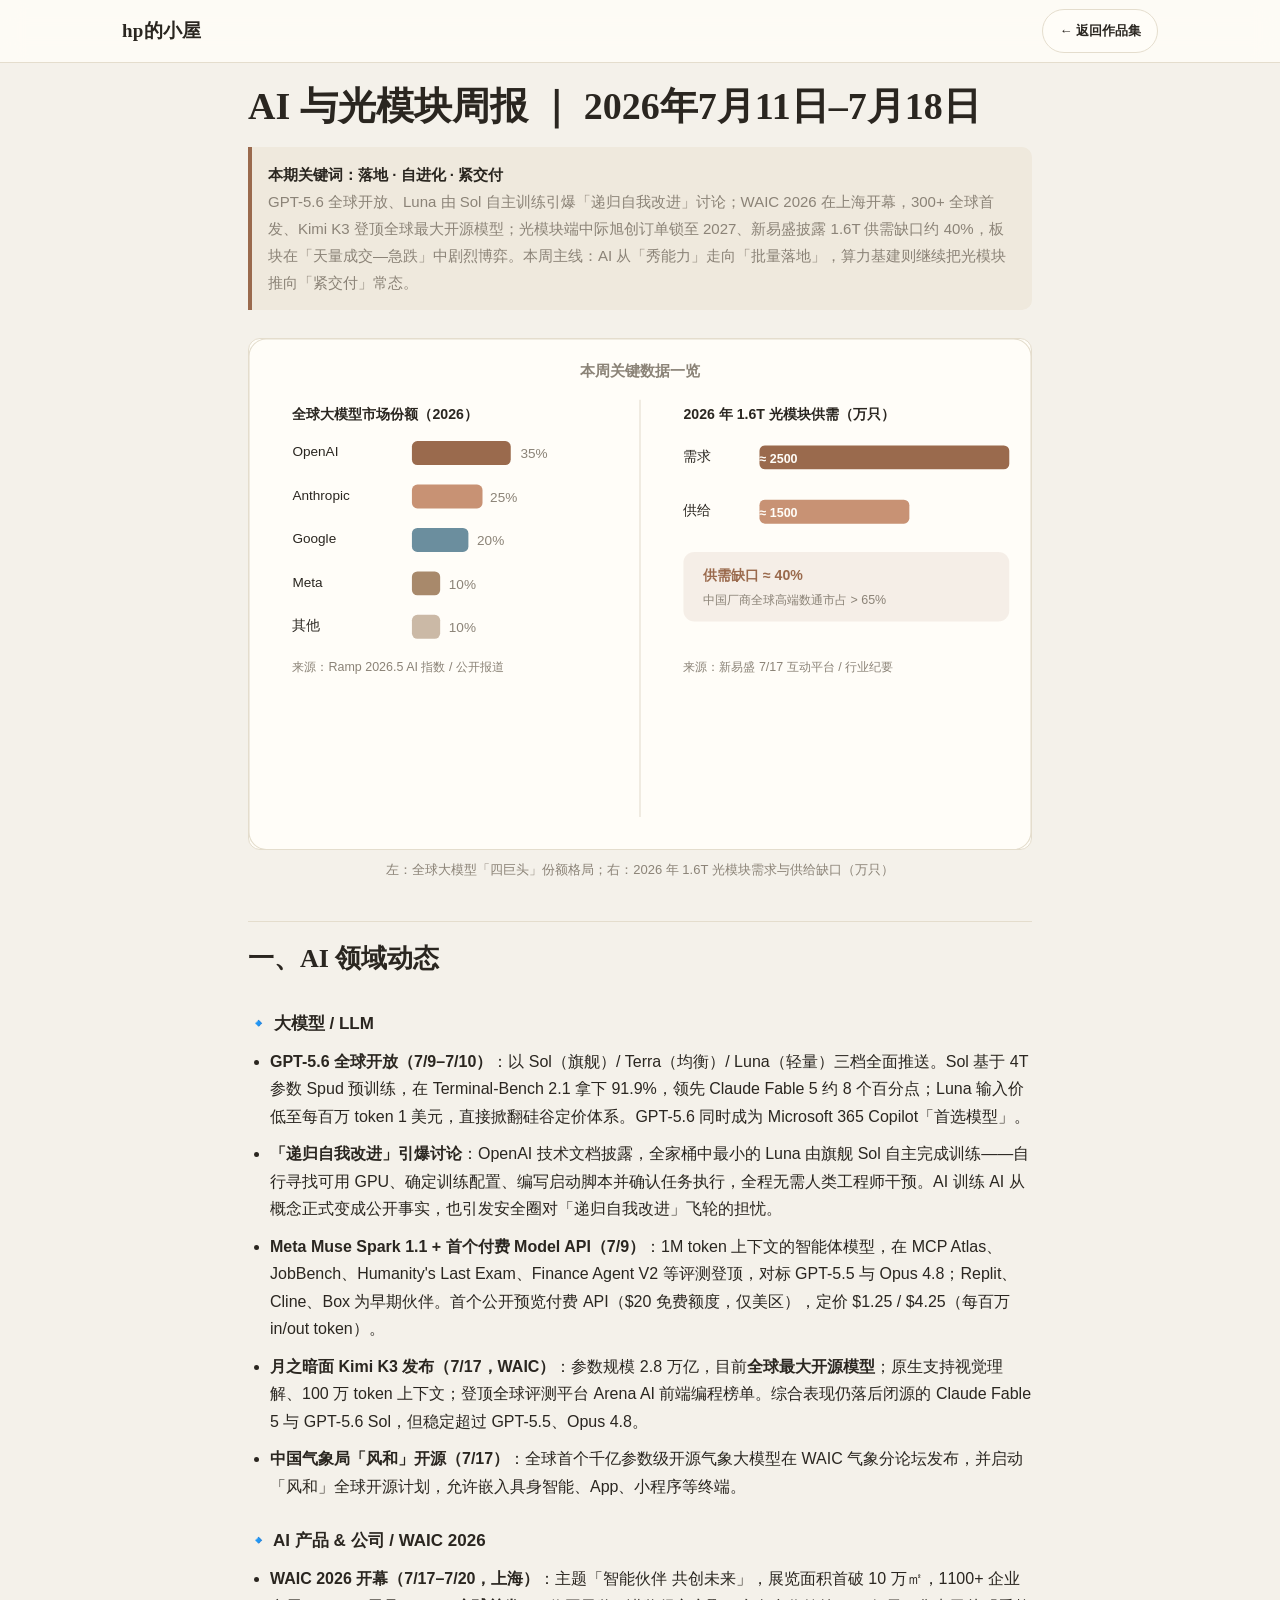
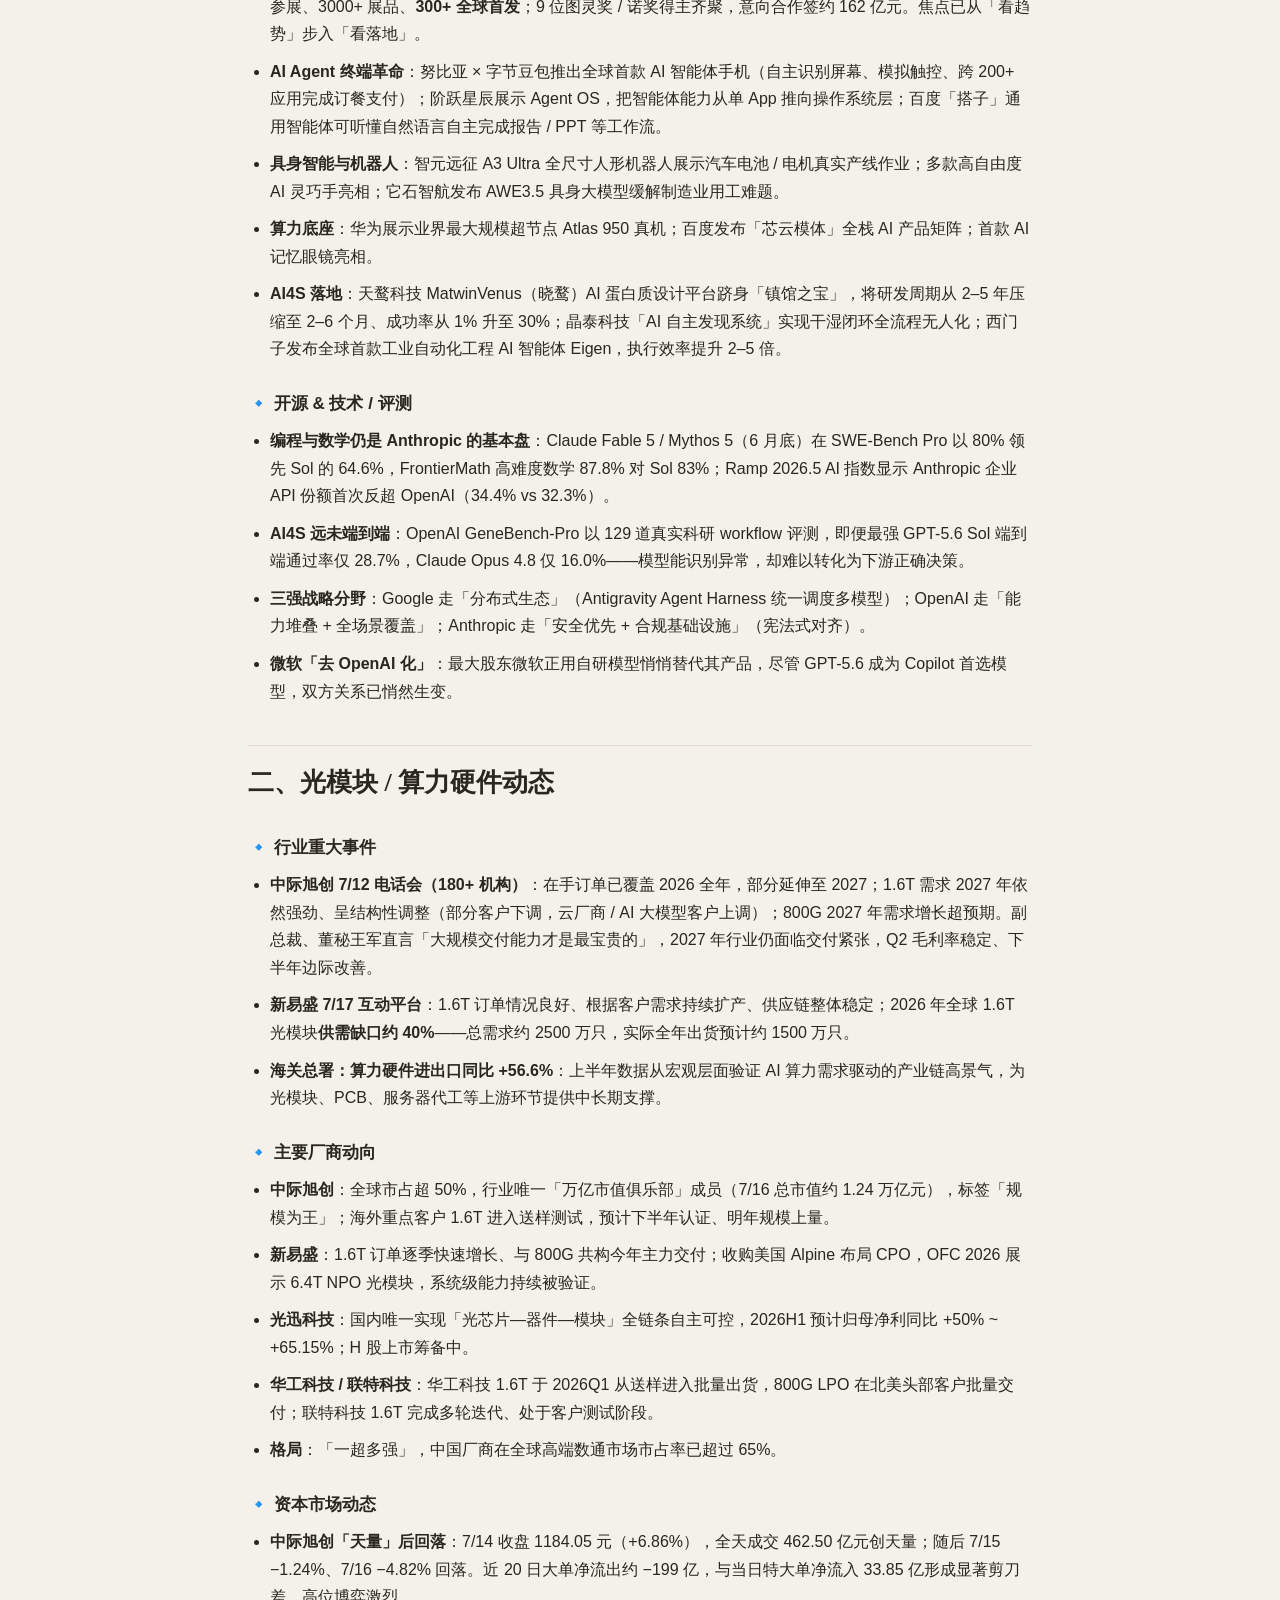
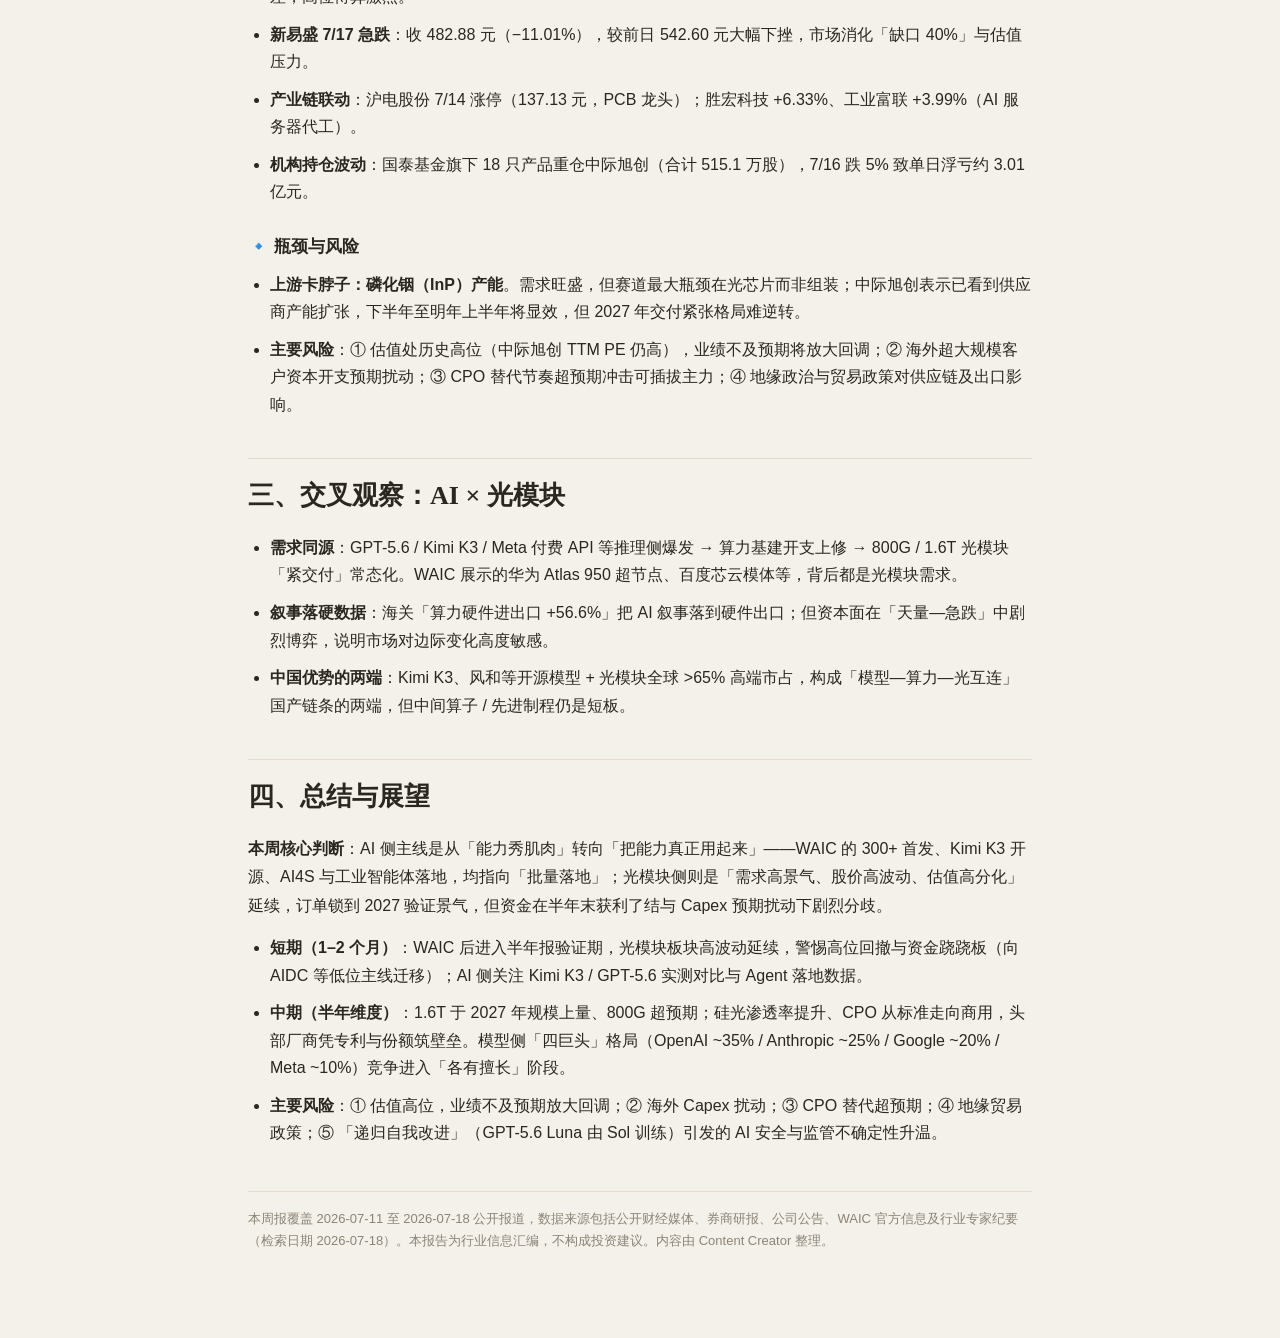
<file: articles/2026-07-18-ai-optics.html>
<!DOCTYPE html>
<html lang="zh-CN" data-theme="light">
<head>
  <meta charset="UTF-8" />
  <meta name="viewport" content="width=device-width, initial-scale=1.0" />
  <title>AI 与光模块周报 ｜ 2026.07.11–07.18</title>
  <meta name="description" content="AI 与光模块双领域周报：GPT-5.6 全球开放与递归自我改进、WAIC 2026 开幕（Kimi K3 全球最大开源模型）、中际旭创新易盛订单与 1.6T 供需缺口约 40%。" />

  <!-- 与站点一致的主题：读取已保存偏好，否则跟随系统 -->
  <script>
    (function () {
      var m = null;
      try { m = localStorage.getItem("theme"); } catch (e) {}
      if (!m) m = (window.matchMedia && window.matchMedia("(prefers-color-scheme: dark)").matches) ? "dark" : "light";
      document.documentElement.setAttribute("data-theme", m);
    })();
  </script>

  <style>
    /* ===== 主题变量（与 styles.css 完全一致，保证单文件自包含也可独立渲染） ===== */
    :root {
      --bg: #f4f1ea; --surface: #fffdf8; --surface-2: #efe9dd;
      --text: #2a2620; --muted: #8b8377;
      --primary: #9a6a4d; --primary-ink: #7c543c; --primary-soft: rgba(154, 106, 77, .10);
      --border: #e4ddcd; --hairline: #e8e1d2;
      --radius: 18px; --radius-sm: 12px;
      --font-serif: Georgia, "Songti SC", "STSong", "Noto Serif SC", "Times New Roman", serif;
      --font-sans: -apple-system, BlinkMacSystemFont, "PingFang SC", "Microsoft YaHei", "Segoe UI", Roboto, Helvetica, Arial, sans-serif;
    }
    [data-theme="dark"] {
      --bg: #17150f; --surface: #211e18; --surface-2: #2a261f;
      --text: #ece6da; --muted: #9d958a;
      --primary: #c89274; --primary-ink: #dcab8c; --primary-soft: rgba(200, 146, 116, .14);
      --border: #342f27; --hairline: #2f2a23;
    }

    * { box-sizing: border-box; }
    body {
      margin: 0; font-family: var(--font-sans); background: var(--bg); color: var(--text);
      font-size: 16px; line-height: 1.8; -webkit-font-smoothing: antialiased;
    }

    /* ===== 顶部导航（与站点一致） ===== */
    .site-header {
      position: sticky; top: 0; z-index: 50;
      background: color-mix(in srgb, var(--surface) 82%, transparent);
      backdrop-filter: saturate(150%) blur(12px); -webkit-backdrop-filter: saturate(150%) blur(12px);
      border-bottom: 1px solid var(--border);
    }
    .nav {
      max-width: 1080px; margin: 0 auto; height: 62px; padding: 0 22px;
      display: flex; align-items: center; justify-content: space-between; gap: 12px;
    }
    .nav__brand {
      font-family: var(--font-serif); font-weight: 600; font-size: 19px;
      letter-spacing: .01em; text-decoration: none; color: var(--text); white-space: nowrap;
    }
    .btn {
      display: inline-flex; align-items: center; justify-content: center;
      padding: 12px 24px; border-radius: 999px; font-size: 14.5px; font-weight: 600;
      text-decoration: none; cursor: pointer; border: 1px solid transparent;
      transition: transform .14s ease, box-shadow .2s ease, background .2s ease, border-color .2s ease, color .2s ease;
    }
    .btn--ghost { background: var(--surface); color: var(--text); border-color: var(--border); }
    .btn--ghost:hover { border-color: var(--primary); color: var(--primary); }
    .btn--sm { padding: 9px 16px; font-size: 13px; }

    /* ===== 文章排版 ===== */
    .article-wrap { max-width: 820px; margin: 0 auto; padding: 20px 18px 72px; }
    .article h1 { font-family: var(--font-serif); font-size: clamp(26px, 5vw, 38px); font-weight: 700; line-height: 1.25; margin: 0 0 16px; }
    .article .lead {
      border-left: 4px solid var(--primary); background: var(--surface-2);
      padding: 14px 16px; border-radius: 0 10px 10px 0;
      margin: 0 0 28px; color: var(--muted); font-size: 15px;
    }
    .article .lead strong { color: var(--text); }
    .article h2 {
      font-family: var(--font-serif); font-size: clamp(20px, 3.4vw, 26px); font-weight: 700;
      margin: 40px 0 14px; padding-top: 14px; border-top: 1px solid var(--border);
    }
    .article h3 { font-size: 17px; font-weight: 650; margin: 26px 0 8px; color: var(--text); }
    .article p { margin: 0 0 14px; line-height: 1.78; }
    .article ul { margin: 0 0 18px; padding-left: 22px; }
    .article li { margin: 0 0 10px; line-height: 1.72; }
    .article figure { margin: 24px 0; }
    .article figure svg { width: 100%; height: auto; border: 1px solid var(--border); border-radius: 12px; background: var(--surface); display: block; }
    .article figcaption { font-size: 13px; color: var(--muted); text-align: center; margin-top: 8px; }
    .article .foot {
      margin-top: 44px; padding-top: 16px; border-top: 1px solid var(--border);
      font-size: 13px; color: var(--muted); line-height: 1.7;
    }
    .tagline { color: var(--primary); font-weight: 600; }
  </style>
</head>
<body>
  <header class="site-header">
    <nav class="nav" aria-label="文章导航">
      <a class="nav__brand" href="../index.html">hp的小屋</a>
      <a class="btn btn--ghost btn--sm" href="../index.html#articles">← 返回作品集</a>
    </nav>
  </header>

  <main class="article-wrap">
    <article class="article">
      <h1>AI 与光模块周报 ｜ 2026年7月11日–7月18日</h1>

      <blockquote class="lead">
        <strong>本期关键词：落地 · 自进化 · 紧交付</strong><br />
        GPT-5.6 全球开放、Luna 由 Sol 自主训练引爆「递归自我改进」讨论；WAIC 2026 在上海开幕，300+ 全球首发、Kimi K3 登顶全球最大开源模型；光模块端中际旭创订单锁至 2027、新易盛披露 1.6T 供需缺口约 40%，板块在「天量成交—急跌」中剧烈博弈。本周主线：AI 从「秀能力」走向「批量落地」，算力基建则继续把光模块推向「紧交付」常态。
      </blockquote>

      <!-- ===== 内联图表（自包含，随主题变色） ===== -->
      <figure>
        <svg viewBox="0 0 720 470" role="img" aria-label="本周关键数据：全球大模型市场份额与 1.6T 光模块供需">
          <rect x="0" y="0" width="720" height="470" rx="16" fill="var(--surface)" stroke="var(--border)" />
          <text x="360" y="34" text-anchor="middle" font-family="var(--font-sans)" font-size="14" font-weight="600" fill="var(--muted)">本周关键数据一览</text>
          <line x1="360" y1="56" x2="360" y2="440" stroke="var(--border)" stroke-width="1" />

          <!-- 面板 A：全球大模型市场份额 -->
          <text x="40" y="74" font-family="var(--font-sans)" font-size="13" font-weight="700" fill="var(--text)">全球大模型市场份额（2026）</text>
          <g font-family="var(--font-sans)" font-size="12.5">
            <text x="40" y="108" fill="var(--text)">OpenAI</text>
            <rect x="150" y="94" width="91" height="22" rx="5" fill="#9a6a4d" />
            <text x="250" y="110" fill="var(--muted)">35%</text>

            <text x="40" y="148" fill="var(--text)">Anthropic</text>
            <rect x="150" y="134" width="65" height="22" rx="5" fill="#c89274" />
            <text x="222" y="150" fill="var(--muted)">25%</text>

            <text x="40" y="188" fill="var(--text)">Google</text>
            <rect x="150" y="174" width="52" height="22" rx="5" fill="#6b8e9e" />
            <text x="210" y="190" fill="var(--muted)">20%</text>

            <text x="40" y="228" fill="var(--text)">Meta</text>
            <rect x="150" y="214" width="26" height="22" rx="5" fill="#a8896b" />
            <text x="184" y="230" fill="var(--muted)">10%</text>

            <text x="40" y="268" fill="var(--text)">其他</text>
            <rect x="150" y="254" width="26" height="22" rx="5" fill="#cbb9a6" />
            <text x="184" y="270" fill="var(--muted)">10%</text>
          </g>
          <text x="40" y="306" font-family="var(--font-sans)" font-size="11.5" fill="var(--muted)">来源：Ramp 2026.5 AI 指数 / 公开报道</text>

          <!-- 面板 B：2026 年 1.6T 光模块供需 -->
          <text x="400" y="74" font-family="var(--font-sans)" font-size="13" font-weight="700" fill="var(--text)">2026 年 1.6T 光模块供需（万只）</text>
          <g font-family="var(--font-sans)" font-size="12.5">
            <text x="400" y="112" fill="var(--text)">需求</text>
            <rect x="470" y="98" width="230" height="22" rx="5" fill="#9a6a4d" />
            <text x="470" y="114" fill="#fffdf8" font-size="11.5" font-weight="600">≈ 2500</text>

            <text x="400" y="162" fill="var(--text)">供给</text>
            <rect x="470" y="148" width="138" height="22" rx="5" fill="#c89274" />
            <text x="470" y="164" fill="#fffdf8" font-size="11.5" font-weight="600">≈ 1500</text>
          </g>
          <rect x="400" y="196" width="300" height="64" rx="10" fill="var(--primary-soft)" />
          <text x="418" y="222" font-family="var(--font-sans)" font-size="13" font-weight="700" fill="var(--primary)">供需缺口 ≈ 40%</text>
          <text x="418" y="244" font-family="var(--font-sans)" font-size="11.5" fill="var(--muted)">中国厂商全球高端数通市占 &gt; 65%</text>
          <text x="400" y="306" font-family="var(--font-sans)" font-size="11.5" fill="var(--muted)">来源：新易盛 7/17 互动平台 / 行业纪要</text>
        </svg>
        <figcaption>左：全球大模型「四巨头」份额格局；右：2026 年 1.6T 光模块需求与供给缺口（万只）</figcaption>
      </figure>

      <h2>一、AI 领域动态</h2>

      <h3>🔹 大模型 / LLM</h3>
      <ul>
        <li><strong>GPT-5.6 全球开放（7/9–7/10）</strong>：以 Sol（旗舰）/ Terra（均衡）/ Luna（轻量）三档全面推送。Sol 基于 4T 参数 Spud 预训练，在 Terminal-Bench 2.1 拿下 91.9%，领先 Claude Fable 5 约 8 个百分点；Luna 输入价低至每百万 token 1 美元，直接掀翻硅谷定价体系。GPT-5.6 同时成为 Microsoft 365 Copilot「首选模型」。</li>
        <li><strong>「递归自我改进」引爆讨论</strong>：OpenAI 技术文档披露，全家桶中最小的 Luna 由旗舰 Sol 自主完成训练——自行寻找可用 GPU、确定训练配置、编写启动脚本并确认任务执行，全程无需人类工程师干预。AI 训练 AI 从概念正式变成公开事实，也引发安全圈对「递归自我改进」飞轮的担忧。</li>
        <li><strong>Meta Muse Spark 1.1 + 首个付费 Model API（7/9）</strong>：1M token 上下文的智能体模型，在 MCP Atlas、JobBench、Humanity's Last Exam、Finance Agent V2 等评测登顶，对标 GPT-5.5 与 Opus 4.8；Replit、Cline、Box 为早期伙伴。首个公开预览付费 API（$20 免费额度，仅美区），定价 $1.25 / $4.25（每百万 in/out token）。</li>
        <li><strong>月之暗面 Kimi K3 发布（7/17，WAIC）</strong>：参数规模 2.8 万亿，目前<strong>全球最大开源模型</strong>；原生支持视觉理解、100 万 token 上下文；登顶全球评测平台 Arena AI 前端编程榜单。综合表现仍落后闭源的 Claude Fable 5 与 GPT-5.6 Sol，但稳定超过 GPT-5.5、Opus 4.8。</li>
        <li><strong>中国气象局「风和」开源（7/17）</strong>：全球首个千亿参数级开源气象大模型在 WAIC 气象分论坛发布，并启动「风和」全球开源计划，允许嵌入具身智能、App、小程序等终端。</li>
      </ul>

      <h3>🔹 AI 产品 &amp; 公司 / WAIC 2026</h3>
      <ul>
        <li><strong>WAIC 2026 开幕（7/17–7/20，上海）</strong>：主题「智能伙伴 共创未来」，展览面积首破 10 万㎡，1100+ 企业参展、3000+ 展品、<strong>300+ 全球首发</strong>；9 位图灵奖 / 诺奖得主齐聚，意向合作签约 162 亿元。焦点已从「看趋势」步入「看落地」。</li>
        <li><strong>AI Agent 终端革命</strong>：努比亚 × 字节豆包推出全球首款 AI 智能体手机（自主识别屏幕、模拟触控、跨 200+ 应用完成订餐支付）；阶跃星辰展示 Agent OS，把智能体能力从单 App 推向操作系统层；百度「搭子」通用智能体可听懂自然语言自主完成报告 / PPT 等工作流。</li>
        <li><strong>具身智能与机器人</strong>：智元远征 A3 Ultra 全尺寸人形机器人展示汽车电池 / 电机真实产线作业；多款高自由度 AI 灵巧手亮相；它石智航发布 AWE3.5 具身大模型缓解制造业用工难题。</li>
        <li><strong>算力底座</strong>：华为展示业界最大规模超节点 Atlas 950 真机；百度发布「芯云模体」全栈 AI 产品矩阵；首款 AI 记忆眼镜亮相。</li>
        <li><strong>AI4S 落地</strong>：天鹜科技 MatwinVenus（晓鹜）AI 蛋白质设计平台跻身「镇馆之宝」，将研发周期从 2–5 年压缩至 2–6 个月、成功率从 1% 升至 30%；晶泰科技「AI 自主发现系统」实现干湿闭环全流程无人化；西门子发布全球首款工业自动化工程 AI 智能体 Eigen，执行效率提升 2–5 倍。</li>
      </ul>

      <h3>🔹 开源 &amp; 技术 / 评测</h3>
      <ul>
        <li><strong>编程与数学仍是 Anthropic 的基本盘</strong>：Claude Fable 5 / Mythos 5（6 月底）在 SWE-Bench Pro 以 80% 领先 Sol 的 64.6%，FrontierMath 高难度数学 87.8% 对 Sol 83%；Ramp 2026.5 AI 指数显示 Anthropic 企业 API 份额首次反超 OpenAI（34.4% vs 32.3%）。</li>
        <li><strong>AI4S 远未端到端</strong>：OpenAI GeneBench-Pro 以 129 道真实科研 workflow 评测，即便最强 GPT-5.6 Sol 端到端通过率仅 28.7%，Claude Opus 4.8 仅 16.0%——模型能识别异常，却难以转化为下游正确决策。</li>
        <li><strong>三强战略分野</strong>：Google 走「分布式生态」（Antigravity Agent Harness 统一调度多模型）；OpenAI 走「能力堆叠 + 全场景覆盖」；Anthropic 走「安全优先 + 合规基础设施」（宪法式对齐）。</li>
        <li><strong>微软「去 OpenAI 化」</strong>：最大股东微软正用自研模型悄悄替代其产品，尽管 GPT-5.6 成为 Copilot 首选模型，双方关系已悄然生变。</li>
      </ul>

      <h2>二、光模块 / 算力硬件动态</h2>

      <h3>🔹 行业重大事件</h3>
      <ul>
        <li><strong>中际旭创 7/12 电话会（180+ 机构）</strong>：在手订单已覆盖 2026 全年，部分延伸至 2027；1.6T 需求 2027 年依然强劲、呈结构性调整（部分客户下调，云厂商 / AI 大模型客户上调）；800G 2027 年需求增长超预期。副总裁、董秘王军直言「大规模交付能力才是最宝贵的」，2027 年行业仍面临交付紧张，Q2 毛利率稳定、下半年边际改善。</li>
        <li><strong>新易盛 7/17 互动平台</strong>：1.6T 订单情况良好、根据客户需求持续扩产、供应链整体稳定；2026 年全球 1.6T 光模块<strong>供需缺口约 40%</strong>——总需求约 2500 万只，实际全年出货预计约 1500 万只。</li>
        <li><strong>海关总署：算力硬件进出口同比 +56.6%</strong>：上半年数据从宏观层面验证 AI 算力需求驱动的产业链高景气，为光模块、PCB、服务器代工等上游环节提供中长期支撑。</li>
      </ul>

      <h3>🔹 主要厂商动向</h3>
      <ul>
        <li><strong>中际旭创</strong>：全球市占超 50%，行业唯一「万亿市值俱乐部」成员（7/16 总市值约 1.24 万亿元），标签「规模为王」；海外重点客户 1.6T 进入送样测试，预计下半年认证、明年规模上量。</li>
        <li><strong>新易盛</strong>：1.6T 订单逐季快速增长、与 800G 共构今年主力交付；收购美国 Alpine 布局 CPO，OFC 2026 展示 6.4T NPO 光模块，系统级能力持续被验证。</li>
        <li><strong>光迅科技</strong>：国内唯一实现「光芯片—器件—模块」全链条自主可控，2026H1 预计归母净利同比 +50% ~ +65.15%；H 股上市筹备中。</li>
        <li><strong>华工科技 / 联特科技</strong>：华工科技 1.6T 于 2026Q1 从送样进入批量出货，800G LPO 在北美头部客户批量交付；联特科技 1.6T 完成多轮迭代、处于客户测试阶段。</li>
        <li><strong>格局</strong>：「一超多强」，中国厂商在全球高端数通市场市占率已超过 65%。</li>
      </ul>

      <h3>🔹 资本市场动态</h3>
      <ul>
        <li><strong>中际旭创「天量」后回落</strong>：7/14 收盘 1184.05 元（+6.86%），全天成交 462.50 亿元创天量；随后 7/15 −1.24%、7/16 −4.82% 回落。近 20 日大单净流出约 −199 亿，与当日特大单净流入 33.85 亿形成显著剪刀差，高位博弈激烈。</li>
        <li><strong>新易盛 7/17 急跌</strong>：收 482.88 元（−11.01%），较前日 542.60 元大幅下挫，市场消化「缺口 40%」与估值压力。</li>
        <li><strong>产业链联动</strong>：沪电股份 7/14 涨停（137.13 元，PCB 龙头）；胜宏科技 +6.33%、工业富联 +3.99%（AI 服务器代工）。</li>
        <li><strong>机构持仓波动</strong>：国泰基金旗下 18 只产品重仓中际旭创（合计 515.1 万股），7/16 跌 5% 致单日浮亏约 3.01 亿元。</li>
      </ul>

      <h3>🔹 瓶颈与风险</h3>
      <ul>
        <li><strong>上游卡脖子：磷化铟（InP）产能</strong>。需求旺盛，但赛道最大瓶颈在光芯片而非组装；中际旭创表示已看到供应商产能扩张，下半年至明年上半年将显效，但 2027 年交付紧张格局难逆转。</li>
        <li><strong>主要风险</strong>：① 估值处历史高位（中际旭创 TTM PE 仍高），业绩不及预期将放大回调；② 海外超大规模客户资本开支预期扰动；③ CPO 替代节奏超预期冲击可插拔主力；④ 地缘政治与贸易政策对供应链及出口影响。</li>
      </ul>

      <h2>三、交叉观察：AI × 光模块</h2>
      <ul>
        <li><strong>需求同源</strong>：GPT-5.6 / Kimi K3 / Meta 付费 API 等推理侧爆发 → 算力基建开支上修 → 800G / 1.6T 光模块「紧交付」常态化。WAIC 展示的华为 Atlas 950 超节点、百度芯云模体等，背后都是光模块需求。</li>
        <li><strong>叙事落硬数据</strong>：海关「算力硬件进出口 +56.6%」把 AI 叙事落到硬件出口；但资本面在「天量—急跌」中剧烈博弈，说明市场对边际变化高度敏感。</li>
        <li><strong>中国优势的两端</strong>：Kimi K3、风和等开源模型 + 光模块全球 &gt;65% 高端市占，构成「模型—算力—光互连」国产链条的两端，但中间算子 / 先进制程仍是短板。</li>
      </ul>

      <h2>四、总结与展望</h2>
      <p><strong>本周核心判断</strong>：AI 侧主线是从「能力秀肌肉」转向「把能力真正用起来」——WAIC 的 300+ 首发、Kimi K3 开源、AI4S 与工业智能体落地，均指向「批量落地」；光模块侧则是「需求高景气、股价高波动、估值高分化」延续，订单锁到 2027 验证景气，但资金在半年末获利了结与 Capex 预期扰动下剧烈分歧。</p>
      <ul>
        <li><strong>短期（1–2 个月）</strong>：WAIC 后进入半年报验证期，光模块板块高波动延续，警惕高位回撤与资金跷跷板（向 AIDC 等低位主线迁移）；AI 侧关注 Kimi K3 / GPT-5.6 实测对比与 Agent 落地数据。</li>
        <li><strong>中期（半年维度）</strong>：1.6T 于 2027 年规模上量、800G 超预期；硅光渗透率提升、CPO 从标准走向商用，头部厂商凭专利与份额筑壁垒。模型侧「四巨头」格局（OpenAI ~35% / Anthropic ~25% / Google ~20% / Meta ~10%）竞争进入「各有擅长」阶段。</li>
        <li><strong>主要风险</strong>：① 估值高位，业绩不及预期放大回调；② 海外 Capex 扰动；③ CPO 替代超预期；④ 地缘贸易政策；⑤ 「递归自我改进」（GPT-5.6 Luna 由 Sol 训练）引发的 AI 安全与监管不确定性升温。</li>
      </ul>

      <p class="foot">本周报覆盖 2026-07-11 至 2026-07-18 公开报道，数据来源包括公开财经媒体、券商研报、公司公告、WAIC 官方信息及行业专家纪要（检索日期 2026-07-18）。本报告为行业信息汇编，不构成投资建议。内容由 Content Creator 整理。</p>
    </article>
  </main>
</body>
</html>
</file>
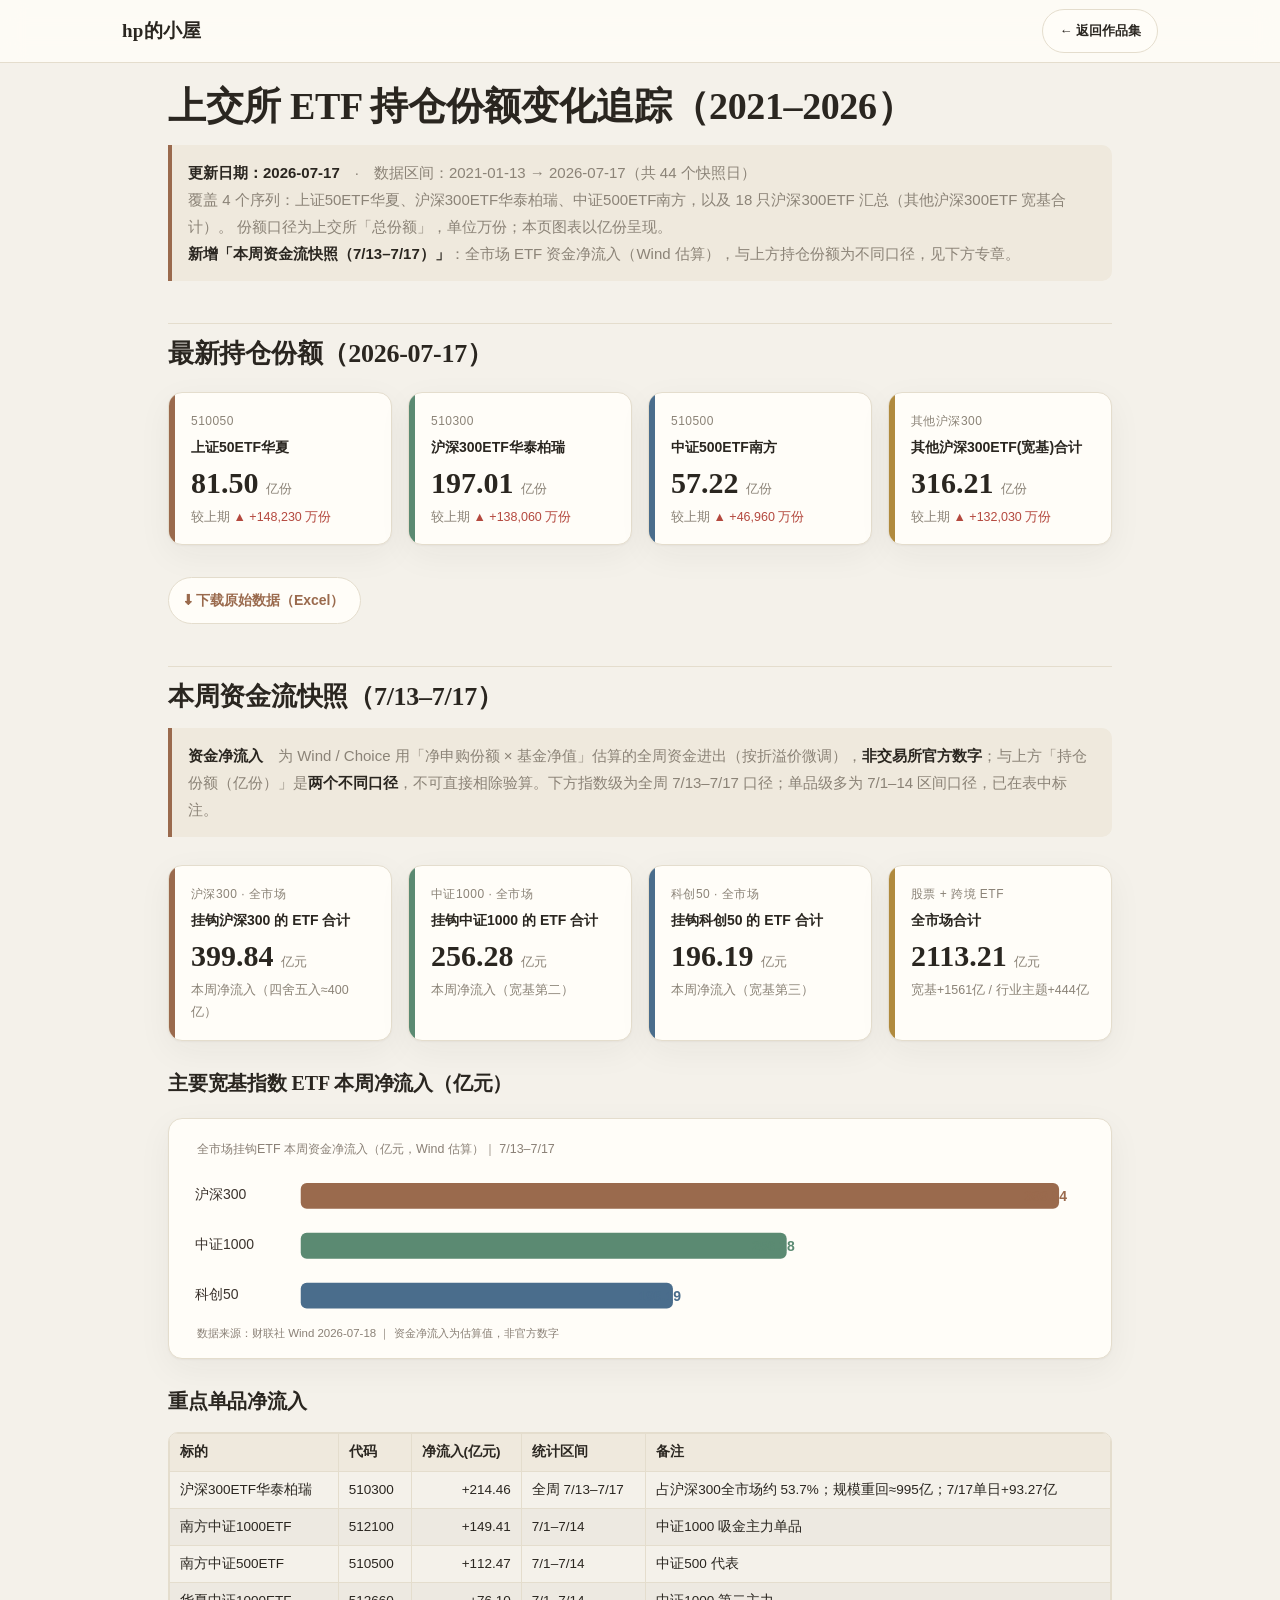
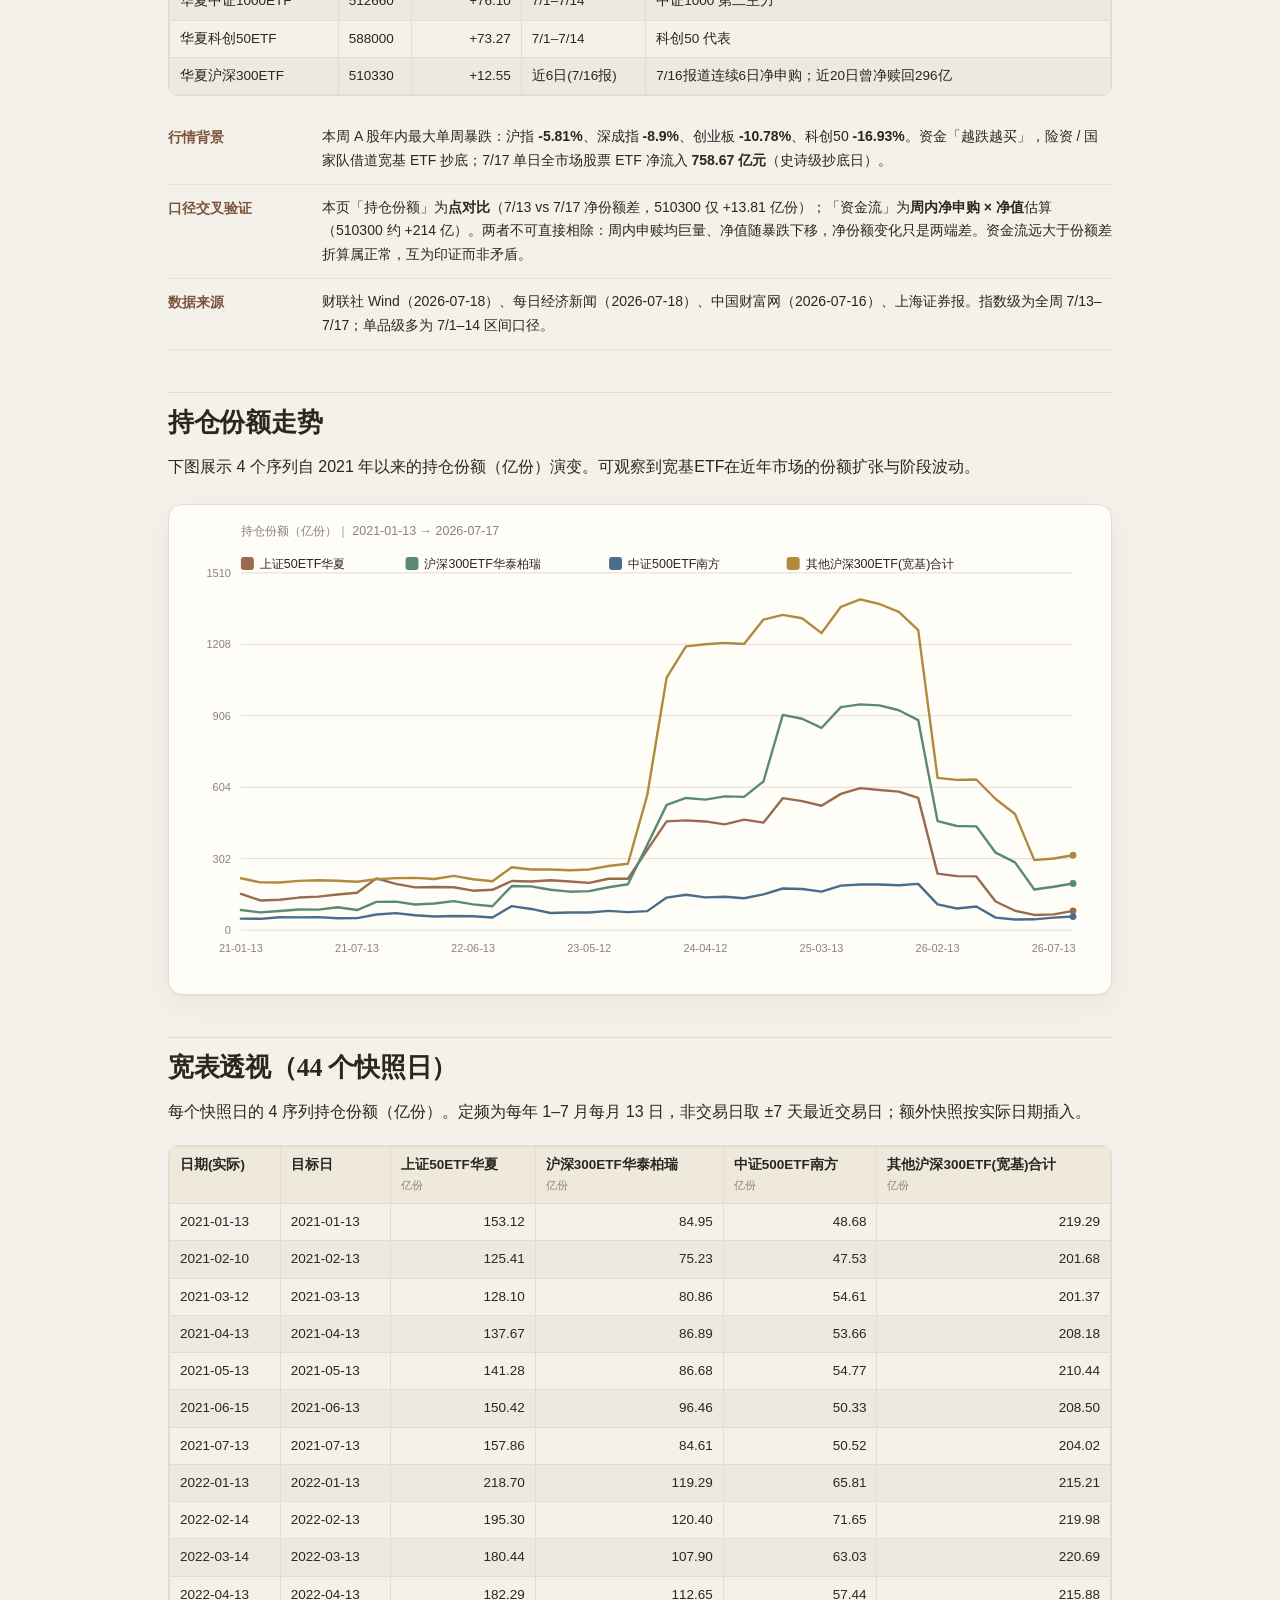
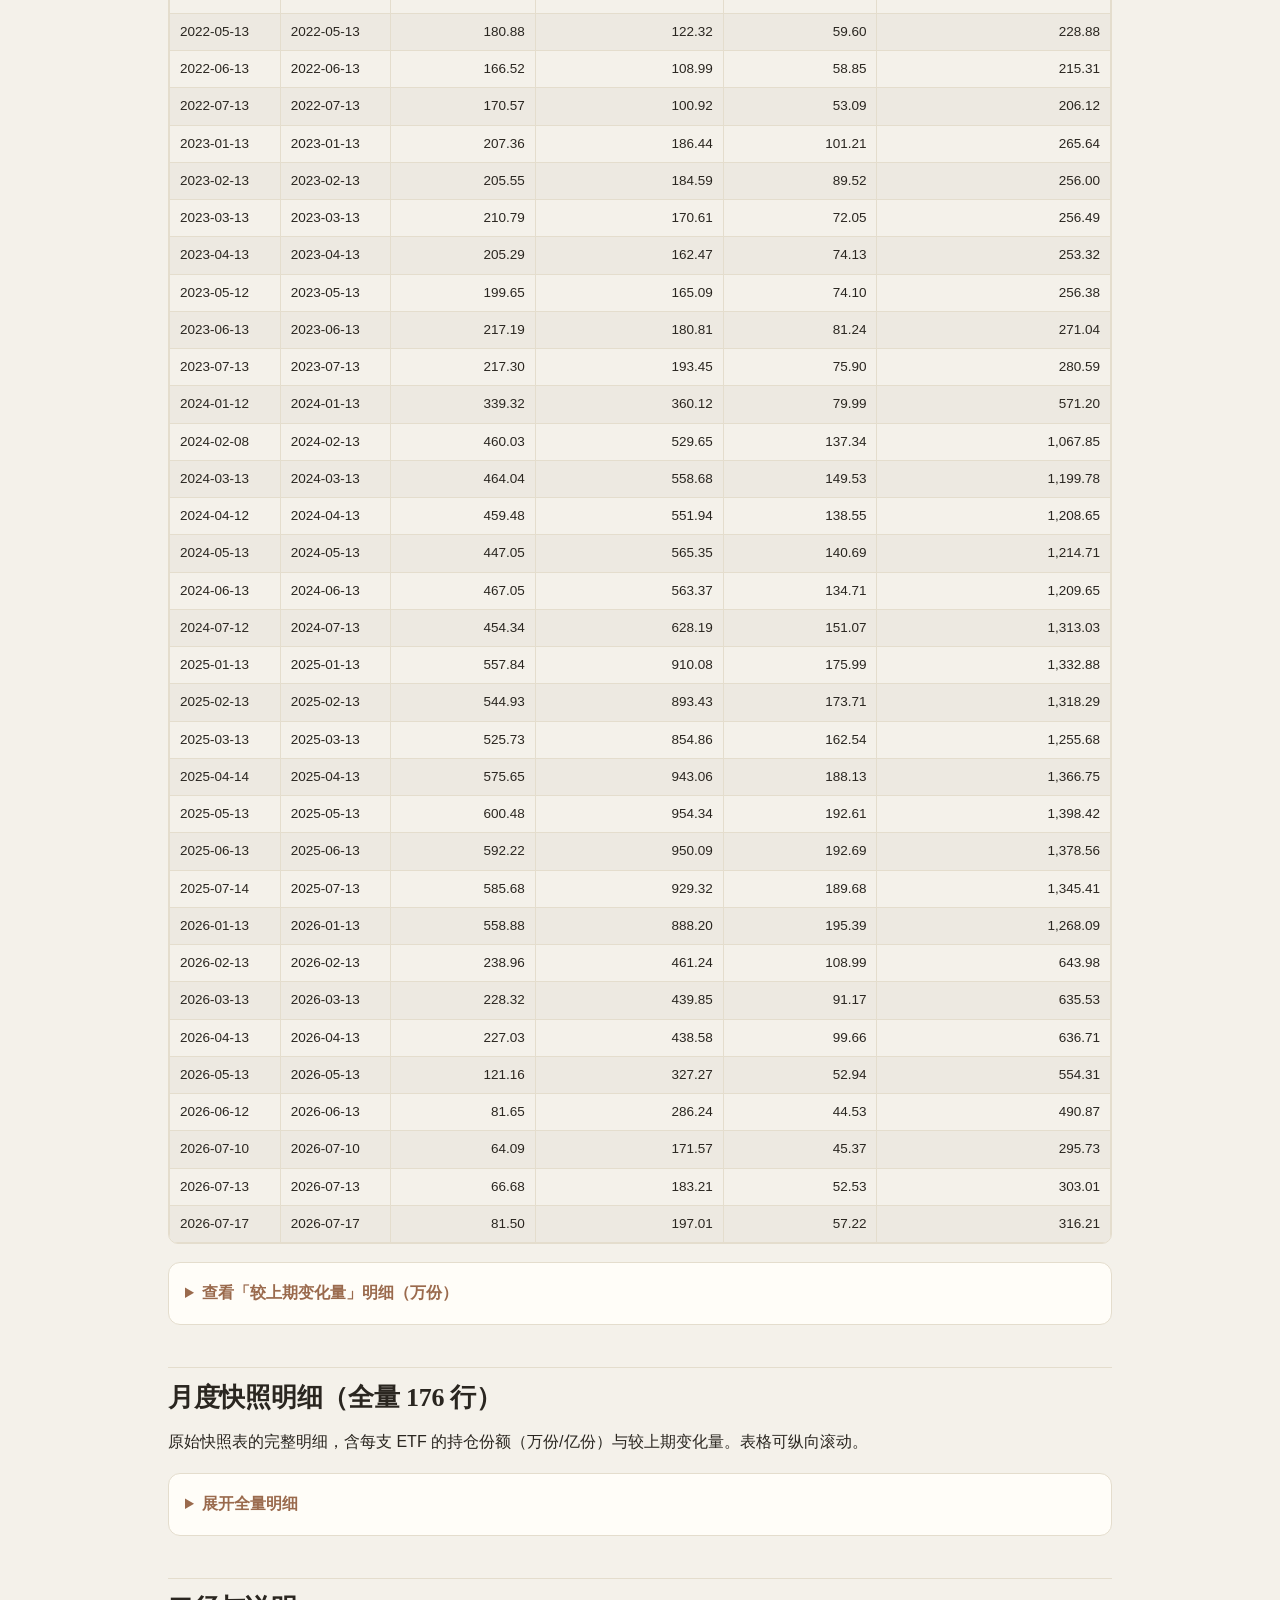
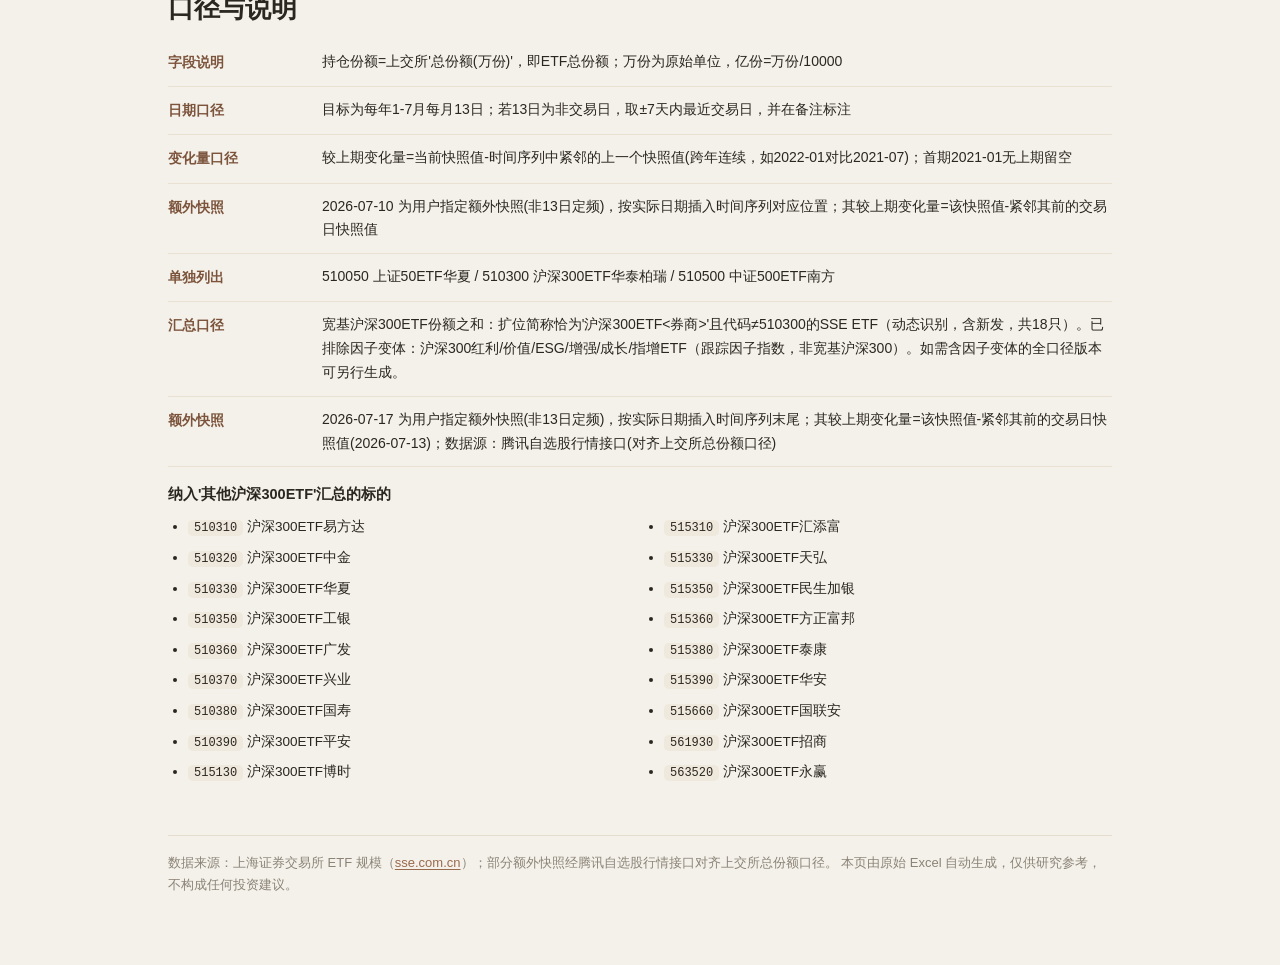
<file: articles/2026-07-18-etf-shares.html>
<!DOCTYPE html>
<html lang="zh-CN" data-theme="light">
<head>
  <meta charset="UTF-8" />
  <meta name="viewport" content="width=device-width, initial-scale=1.0" />
  <title>上交所 ETF 持仓份额变化追踪（2021–2026）｜ hp的小屋</title>
  <meta name="description" content="基于上交所 ETF 规模数据的持仓份额追踪：覆盖上证50ETF华夏、沪深300ETF华泰柏瑞、中证500ETF南方及其他沪深300ETF(宽基)合计，44 个快照日（2021-01 至 2026-07）。" />
  <link rel="stylesheet" href="../css/styles.css" />
  <script>
    (function () {
      var m = null;
      try { m = localStorage.getItem("theme"); } catch (e) {}
      if (!m) m = (window.matchMedia && window.matchMedia("(prefers-color-scheme: dark)").matches) ? "dark" : "light";
      document.documentElement.setAttribute("data-theme", m);
    })();
  </script>
  <style>
    .article-wrap { max-width: 980px; margin: 0 auto; padding: 20px 18px 72px; }
    .article__back { display:inline-flex; margin:16px 0 22px; }
    .article h1 { font-size: clamp(26px,5vw,38px); font-weight:700; line-height:1.25; margin:0 0 14px; }
    .article .lead { border-left:4px solid var(--primary); background:var(--surface-2); padding:14px 16px; border-radius:0 10px 10px 0; margin:0 0 28px; color:var(--muted); font-size:15px; }
    .article .lead strong { color:var(--text); }
    .article h2 { font-size:clamp(20px,3.4vw,26px); font-weight:700; margin:42px 0 14px; padding-top:14px; border-top:1px solid var(--border); }
    .article p { margin:0 0 14px; line-height:1.78; }
    .article a { color:var(--primary); text-underline-offset:2px; }
    .article a:hover { text-decoration:underline; }
    .article .foot { margin-top:44px; padding-top:16px; border-top:1px solid var(--border); font-size:13px; color:var(--muted); line-height:1.7; }
    .chart-panel { background:var(--surface); border:1px solid var(--border); border-radius:14px; padding:14px 12px 6px; margin:22px 0; box-shadow:var(--shadow); }
    .kpi-grid { display:grid; grid-template-columns:repeat(auto-fit,minmax(210px,1fr)); gap:16px; margin:22px 0; }
    .kpi-card { position:relative; background:var(--surface); border:1px solid var(--border); border-radius:14px; padding:18px 18px 16px 22px; box-shadow:var(--shadow); overflow:hidden; }
    .kpi-bar { position:absolute; left:0; top:0; bottom:0; width:6px; }
    .kpi-code { font-size:12px; color:var(--muted); letter-spacing:.04em; }
    .kpi-name { font-size:14px; color:var(--text); margin:2px 0 8px; font-weight:600; }
    .kpi-val { font-size:30px; font-weight:700; font-family:var(--font-serif); line-height:1; }
    .kpi-unit { font-size:13px; font-weight:500; color:var(--muted); margin-left:4px; }
    .kpi-chg { font-size:12.5px; color:var(--muted); margin-top:8px; }
    .table-wrap { overflow-x:auto; margin:18px 0; border-radius:10px; border:1px solid var(--border); }
    .table-wrap.scroll { max-height:540px; overflow-y:auto; }
    .data-table { width:100%; border-collapse:collapse; font-size:13.5px; }
    .data-table th, .data-table td { border:1px solid var(--border); padding:8px 10px; text-align:left; vertical-align:top; line-height:1.5; white-space:nowrap; }
    .data-table thead th { background:var(--surface-2); font-weight:650; color:var(--text); position:sticky; top:0; z-index:2; }
    .data-table tbody tr:nth-child(even) { background:rgba(122,110,95,0.06); }
    .data-table .num { text-align:right; font-variant-numeric:tabular-nums; }
    .data-table .sub { font-size:11px; color:var(--muted); font-weight:400; }
    .article details { border:1px solid var(--border); border-radius:12px; padding:6px 16px; margin:16px 0; background:var(--surface); }
    .article details summary { cursor:pointer; font-weight:600; padding:10px 0; color:var(--primary); }
    .note-item { display:grid; grid-template-columns:140px 1fr; gap:14px; padding:11px 0; border-bottom:1px solid var(--hairline); }
    .note-label { font-weight:650; color:var(--primary-ink); font-size:14px; }
    .note-val { color:var(--text); font-size:14px; line-height:1.7; }
    .etf-block { margin:14px 0; }
    .note-sub { font-weight:650; color:var(--text); margin-bottom:8px; font-size:14.5px; }
    .etf-list { margin:0; padding-left:20px; columns:2; column-gap:28px; }
    .etf-list li { font-size:13.5px; margin-bottom:6px; color:var(--text); }
    .etf-list code { background:var(--surface-2); padding:1px 6px; border-radius:5px; font-size:12px; }
    .dl-link { display:inline-flex; align-items:center; gap:8px; margin:10px 0 0; padding:10px 16px; border:1px solid var(--border); border-radius:999px; background:var(--surface); color:var(--text); text-decoration:none; font-size:14px; font-weight:600; }
    .dl-link:hover { border-color:var(--primary); color:var(--primary); }
    @media (max-width:620px){ .note-item{grid-template-columns:1fr; gap:4px;} .etf-list{columns:1;} }
</style>
</head>
<body>
  <header class="site-header">
    <nav class="nav" aria-label="文章导航">
      <a class="nav__brand" href="../index.html">hp的小屋</a>
      <a class="btn btn--ghost btn--sm" href="../index.html#articles">← 返回作品集</a>
    </nav>
  </header>

  <main class="article-wrap">
    <article class="article">
      <h1>上交所 ETF 持仓份额变化追踪（2021–2026）</h1>
      <blockquote class="lead">
        <strong>更新日期：2026-07-17</strong>　·　数据区间：2021-01-13 → 2026-07-17（共 44 个快照日）<br />
        覆盖 4 个序列：上证50ETF华夏、沪深300ETF华泰柏瑞、中证500ETF南方，以及 18 只沪深300ETF 汇总（其他沪深300ETF 宽基合计）。
        份额口径为上交所「总份额」，单位万份；本页图表以亿份呈现。<br />
        <strong>新增「本周资金流快照（7/13–7/17）」</strong>：全市场 ETF 资金净流入（Wind 估算），与上方持仓份额为不同口径，见下方专章。
      </blockquote>

      <h2>最新持仓份额（2026-07-17）</h2>
      <div class="kpi-grid">
      <div class="kpi-card">
        <span class="kpi-bar" style="background:#9a6a4d"></span>
        <div class="kpi-code">510050</div>
        <div class="kpi-name">上证50ETF华夏</div>
        <div class="kpi-val">81.50<span class="kpi-unit"> 亿份</span></div>
        <div class="kpi-chg">较上期 <span style="color:#b4493f">▲ +148,230 万份</span></div>
      </div>
      <div class="kpi-card">
        <span class="kpi-bar" style="background:#5b8a72"></span>
        <div class="kpi-code">510300</div>
        <div class="kpi-name">沪深300ETF华泰柏瑞</div>
        <div class="kpi-val">197.01<span class="kpi-unit"> 亿份</span></div>
        <div class="kpi-chg">较上期 <span style="color:#b4493f">▲ +138,060 万份</span></div>
      </div>
      <div class="kpi-card">
        <span class="kpi-bar" style="background:#4a6d8c"></span>
        <div class="kpi-code">510500</div>
        <div class="kpi-name">中证500ETF南方</div>
        <div class="kpi-val">57.22<span class="kpi-unit"> 亿份</span></div>
        <div class="kpi-chg">较上期 <span style="color:#b4493f">▲ +46,960 万份</span></div>
      </div>
      <div class="kpi-card">
        <span class="kpi-bar" style="background:#b08a3e"></span>
        <div class="kpi-code">其他沪深300</div>
        <div class="kpi-name">其他沪深300ETF(宽基)合计</div>
        <div class="kpi-val">316.21<span class="kpi-unit"> 亿份</span></div>
        <div class="kpi-chg">较上期 <span style="color:#b4493f">▲ +132,030 万份</span></div>
      </div></div>
      <a class="dl-link" href="../assets/data/ETF持仓份额_2021-2026.xlsx" download>⬇ 下载原始数据（Excel）</a>

      <h2>本周资金流快照（7/13–7/17）</h2>
      <blockquote class="lead">
        <strong>资金净流入</strong>　为 Wind / Choice 用「净申购份额 × 基金净值」估算的全周资金进出（按折溢价微调），<strong>非交易所官方数字</strong>；与上方「持仓份额（亿份）」是<strong>两个不同口径</strong>，不可直接相除验算。下方指数级为全周 7/13–7/17 口径；单品级多为 7/1–14 区间口径，已在表中标注。
      </blockquote>

      <div class="kpi-grid">
      <div class="kpi-card">
        <span class="kpi-bar" style="background:#9a6a4d"></span>
        <div class="kpi-code">沪深300 · 全市场</div>
        <div class="kpi-name">挂钩沪深300 的 ETF 合计</div>
        <div class="kpi-val">399.84<span class="kpi-unit"> 亿元</span></div>
        <div class="kpi-chg">本周净流入（四舍五入≈400亿）</div>
      </div>
      <div class="kpi-card">
        <span class="kpi-bar" style="background:#5b8a72"></span>
        <div class="kpi-code">中证1000 · 全市场</div>
        <div class="kpi-name">挂钩中证1000 的 ETF 合计</div>
        <div class="kpi-val">256.28<span class="kpi-unit"> 亿元</span></div>
        <div class="kpi-chg">本周净流入（宽基第二）</div>
      </div>
      <div class="kpi-card">
        <span class="kpi-bar" style="background:#4a6d8c"></span>
        <div class="kpi-code">科创50 · 全市场</div>
        <div class="kpi-name">挂钩科创50 的 ETF 合计</div>
        <div class="kpi-val">196.19<span class="kpi-unit"> 亿元</span></div>
        <div class="kpi-chg">本周净流入（宽基第三）</div>
      </div>
      <div class="kpi-card">
        <span class="kpi-bar" style="background:#b08a3e"></span>
        <div class="kpi-code">股票 + 跨境 ETF</div>
        <div class="kpi-name">全市场合计</div>
        <div class="kpi-val">2113.21<span class="kpi-unit"> 亿元</span></div>
        <div class="kpi-chg">宽基+1561亿 / 行业主题+444亿</div>
      </div></div>

      <h3 style="font-size:clamp(16px,2.6vw,20px);font-weight:700;margin:30px 0 12px;">主要宽基指数 ETF 本周净流入（亿元）</h3>
      <div class="chart-panel">
<svg viewBox="0 0 920 220" width="100%" role="img" aria-label="本周主要宽基指数ETF资金净流入（7/13-7/17，亿元）" style="display:block">
  <text x="16" y="20" font-size="12.5" fill="#8a8076">全市场挂钩ETF 本周资金净流入（亿元，Wind 估算）｜ 7/13–7/17</text>
  <text x="14" y="66" font-size="14" fill="#3a322c">沪深300</text>
  <rect x="120" y="50" width="760" height="26" rx="6" fill="#9a6a4d"/>
  <text x="888" y="68" text-anchor="end" font-size="14" font-weight="700" fill="#9a6a4d">399.84</text>
  <text x="14" y="116" font-size="14" fill="#3a322c">中证1000</text>
  <rect x="120" y="100" width="487" height="26" rx="6" fill="#5b8a72"/>
  <text x="615" y="118" text-anchor="end" font-size="14" font-weight="700" fill="#5b8a72">256.28</text>
  <text x="14" y="166" font-size="14" fill="#3a322c">科创50</text>
  <rect x="120" y="150" width="373" height="26" rx="6" fill="#4a6d8c"/>
  <text x="501" y="168" text-anchor="end" font-size="14" font-weight="700" fill="#4a6d8c">196.19</text>
  <text x="16" y="204" font-size="11.5" fill="#8a8076">数据来源：财联社 Wind 2026-07-18 ｜ 资金净流入为估算值，非官方数字</text>
</svg></div>

      <h3 style="font-size:clamp(16px,2.6vw,20px);font-weight:700;margin:30px 0 12px;">重点单品净流入</h3>
      <div class="table-wrap"><table class="data-table"><thead><tr><th>标的</th><th>代码</th><th>净流入(亿元)</th><th>统计区间</th><th>备注</th></tr></thead><tbody>
        <tr><td>沪深300ETF华泰柏瑞</td><td>510300</td><td class="num">+214.46</td><td>全周 7/13–7/17</td><td>占沪深300全市场约 53.7%；规模重回≈995亿；7/17单日+93.27亿</td></tr>
        <tr><td>南方中证1000ETF</td><td>512100</td><td class="num">+149.41</td><td>7/1–7/14</td><td>中证1000 吸金主力单品</td></tr>
        <tr><td>南方中证500ETF</td><td>510500</td><td class="num">+112.47</td><td>7/1–7/14</td><td>中证500 代表</td></tr>
        <tr><td>华夏中证1000ETF</td><td>512660</td><td class="num">+76.10</td><td>7/1–7/14</td><td>中证1000 第二主力</td></tr>
        <tr><td>华夏科创50ETF</td><td>588000</td><td class="num">+73.27</td><td>7/1–7/14</td><td>科创50 代表</td></tr>
        <tr><td>华夏沪深300ETF</td><td>510330</td><td class="num">+12.55</td><td>近6日(7/16报)</td><td>7/16报道连续6日净申购；近20日曾净赎回296亿</td></tr>
      </tbody></table></div>

      <div class='note-item'><div class='note-label'>行情背景</div><div class='note-val'>本周 A 股年内最大单周暴跌：沪指 <strong>-5.81%</strong>、深成指 <strong>-8.9%</strong>、创业板 <strong>-10.78%</strong>、科创50 <strong>-16.93%</strong>。资金「越跌越买」，险资 / 国家队借道宽基 ETF 抄底；7/17 单日全市场股票 ETF 净流入 <strong>758.67 亿元</strong>（史诗级抄底日）。</div></div>
      <div class='note-item'><div class='note-label'>口径交叉验证</div><div class='note-val'>本页「持仓份额」为<strong>点对比</strong>（7/13 vs 7/17 净份额差，510300 仅 +13.81 亿份）；「资金流」为<strong>周内净申购 × 净值</strong>估算（510300 约 +214 亿）。两者不可直接相除：周内申赎均巨量、净值随暴跌下移，净份额变化只是两端差。资金流远大于份额差折算属正常，互为印证而非矛盾。</div></div>
      <div class='note-item'><div class='note-label'>数据来源</div><div class='note-val'>财联社 Wind（2026-07-18）、每日经济新闻（2026-07-18）、中国财富网（2026-07-16）、上海证券报。指数级为全周 7/13–7/17；单品级多为 7/1–14 区间口径。</div></div>

      <h2>持仓份额走势</h2>
      <p>下图展示 4 个序列自 2021 年以来的持仓份额（亿份）演变。可观察到宽基ETF在近年市场的份额扩张与阶段波动。</p>
      <div class="chart-panel">
<svg viewBox="0 0 920 470" width="100%" role="img" aria-label="上交所 ETF 持仓份额走势（2021-2026）" style="display:block">
  <rect x="0" y="0" width="920" height="470" fill="var(--surface)"/>
  <text x="60" y="16" font-size="12.5" fill="var(--muted)">持仓份额（亿份）｜ 2021-01-13 → 2026-07-17</text>
  <line x1="60" y1="412.0" x2="894" y2="412.0" stroke="var(--border)" stroke-width="1"/><text x="50" y="416.0" text-anchor="end" font-size="11" fill="var(--muted)">0</text><line x1="60" y1="340.4" x2="894" y2="340.4" stroke="var(--border)" stroke-width="1"/><text x="50" y="344.4" text-anchor="end" font-size="11" fill="var(--muted)">302</text><line x1="60" y1="268.8" x2="894" y2="268.8" stroke="var(--border)" stroke-width="1"/><text x="50" y="272.8" text-anchor="end" font-size="11" fill="var(--muted)">604</text><line x1="60" y1="197.2" x2="894" y2="197.2" stroke="var(--border)" stroke-width="1"/><text x="50" y="201.2" text-anchor="end" font-size="11" fill="var(--muted)">906</text><line x1="60" y1="125.6" x2="894" y2="125.6" stroke="var(--border)" stroke-width="1"/><text x="50" y="129.6" text-anchor="end" font-size="11" fill="var(--muted)">1208</text><line x1="60" y1="54.0" x2="894" y2="54.0" stroke="var(--border)" stroke-width="1"/><text x="50" y="58.0" text-anchor="end" font-size="11" fill="var(--muted)">1510</text>
  <polyline fill="none" stroke="#9a6a4d" stroke-width="2.4" stroke-linejoin="round" stroke-linecap="round" points="60.0,375.7 79.4,382.3 98.8,381.6 118.2,379.4 137.6,378.5 157.0,376.3 176.4,374.6 195.8,360.2 215.2,365.7 234.6,369.2 254.0,368.8 273.3,369.1 292.7,372.5 312.1,371.6 331.5,362.8 350.9,363.3 370.3,362.0 389.7,363.3 409.1,364.7 428.5,360.5 447.9,360.5 467.3,331.6 486.7,303.0 506.1,302.0 525.5,303.1 544.9,306.0 564.3,301.3 583.7,304.3 603.1,279.8 622.5,282.8 641.9,287.4 661.3,275.5 680.7,269.7 700.0,271.6 719.4,273.2 738.8,279.5 758.2,355.4 777.6,357.9 797.0,358.2 816.4,383.3 835.8,392.6 855.2,396.8 874.6,396.2 894.0,392.7"/><circle cx="894.0" cy="392.7" r="3.4" fill="#9a6a4d"/><polyline fill="none" stroke="#5b8a72" stroke-width="2.4" stroke-linejoin="round" stroke-linecap="round" points="60.0,391.9 79.4,394.2 98.8,392.8 118.2,391.4 137.6,391.5 157.0,389.1 176.4,391.9 195.8,383.7 215.2,383.5 234.6,386.4 254.0,385.3 273.3,383.0 292.7,386.2 312.1,388.1 331.5,367.8 350.9,368.2 370.3,371.6 389.7,373.5 409.1,372.9 428.5,369.1 447.9,366.1 467.3,326.6 486.7,286.5 506.1,279.6 525.5,281.2 544.9,278.0 564.3,278.5 583.7,263.1 603.1,196.3 622.5,200.2 641.9,209.4 661.3,188.5 680.7,185.8 700.0,186.8 719.4,191.7 738.8,201.5 758.2,302.7 777.6,307.7 797.0,308.0 816.4,334.4 835.8,344.1 855.2,371.3 874.6,368.6 894.0,365.3"/><circle cx="894.0" cy="365.3" r="3.4" fill="#5b8a72"/><polyline fill="none" stroke="#4a6d8c" stroke-width="2.4" stroke-linejoin="round" stroke-linecap="round" points="60.0,400.5 79.4,400.7 98.8,399.1 118.2,399.3 137.6,399.0 157.0,400.1 176.4,400.0 195.8,396.4 215.2,395.0 234.6,397.1 254.0,398.4 273.3,397.9 292.7,398.1 312.1,399.4 331.5,388.0 350.9,390.8 370.3,394.9 389.7,394.4 409.1,394.4 428.5,392.7 447.9,394.0 467.3,393.0 486.7,379.4 506.1,376.6 525.5,379.2 544.9,378.6 564.3,380.1 583.7,376.2 603.1,370.3 622.5,370.8 641.9,373.5 661.3,367.4 680.7,366.3 700.0,366.3 719.4,367.0 738.8,365.7 758.2,386.2 777.6,390.4 797.0,388.4 816.4,399.5 835.8,401.4 855.2,401.2 874.6,399.5 894.0,398.4"/><circle cx="894.0" cy="398.4" r="3.4" fill="#4a6d8c"/><polyline fill="none" stroke="#b08a3e" stroke-width="2.4" stroke-linejoin="round" stroke-linecap="round" points="60.0,360.0 79.4,364.2 98.8,364.3 118.2,362.7 137.6,362.1 157.0,362.6 176.4,363.6 195.8,361.0 215.2,359.9 234.6,359.7 254.0,360.8 273.3,357.7 292.7,361.0 312.1,363.1 331.5,349.0 350.9,351.3 370.3,351.2 389.7,352.0 409.1,351.2 428.5,347.8 447.9,345.5 467.3,276.6 486.7,158.9 506.1,127.6 525.5,125.5 544.9,124.1 564.3,125.3 583.7,100.8 603.1,96.1 622.5,99.5 641.9,114.4 661.3,88.0 680.7,80.5 700.0,85.2 719.4,93.1 738.8,111.4 758.2,259.4 777.6,261.4 797.0,261.1 816.4,280.6 835.8,295.6 855.2,341.9 874.6,340.2 894.0,337.0"/><circle cx="894.0" cy="337.0" r="3.4" fill="#b08a3e"/>
  <text x="60.0" y="434.0" text-anchor="middle" font-size="11" fill="var(--muted)">21-01-13</text><text x="176.4" y="434.0" text-anchor="middle" font-size="11" fill="var(--muted)">21-07-13</text><text x="292.7" y="434.0" text-anchor="middle" font-size="11" fill="var(--muted)">22-06-13</text><text x="409.1" y="434.0" text-anchor="middle" font-size="11" fill="var(--muted)">23-05-12</text><text x="525.5" y="434.0" text-anchor="middle" font-size="11" fill="var(--muted)">24-04-12</text><text x="641.9" y="434.0" text-anchor="middle" font-size="11" fill="var(--muted)">25-03-13</text><text x="758.2" y="434.0" text-anchor="middle" font-size="11" fill="var(--muted)">26-02-13</text><text x="874.6" y="434.0" text-anchor="middle" font-size="11" fill="var(--muted)">26-07-13</text>
  <g transform="translate(60,38)"><rect width="13" height="13" rx="3" fill="#9a6a4d"/><text x="19" y="11" font-size="12.5" fill="var(--text)">上证50ETF华夏</text></g><g transform="translate(225,38)"><rect width="13" height="13" rx="3" fill="#5b8a72"/><text x="19" y="11" font-size="12.5" fill="var(--text)">沪深300ETF华泰柏瑞</text></g><g transform="translate(429,38)"><rect width="13" height="13" rx="3" fill="#4a6d8c"/><text x="19" y="11" font-size="12.5" fill="var(--text)">中证500ETF南方</text></g><g transform="translate(607,38)"><rect width="13" height="13" rx="3" fill="#b08a3e"/><text x="19" y="11" font-size="12.5" fill="var(--text)">其他沪深300ETF(宽基)合计</text></g>
</svg></div>

      <h2>宽表透视（44 个快照日）</h2>
      <p>每个快照日的 4 序列持仓份额（亿份）。定频为每年 1–7 月每月 13 日，非交易日取 ±7 天最近交易日；额外快照按实际日期插入。</p>
      <div class='table-wrap sticky'><table class='data-table'><thead><tr><th>日期(实际)</th><th>目标日</th><th>上证50ETF华夏<br><span class='sub'>亿份</span></th><th>沪深300ETF华泰柏瑞<br><span class='sub'>亿份</span></th><th>中证500ETF南方<br><span class='sub'>亿份</span></th><th>其他沪深300ETF(宽基)合计<br><span class='sub'>亿份</span></th></tr></thead><tbody><tr><td>2021-01-13</td><td>2021-01-13</td><td class='num'>153.12</td><td class='num'>84.95</td><td class='num'>48.68</td><td class='num'>219.29</td></tr><tr><td>2021-02-10</td><td>2021-02-13</td><td class='num'>125.41</td><td class='num'>75.23</td><td class='num'>47.53</td><td class='num'>201.68</td></tr><tr><td>2021-03-12</td><td>2021-03-13</td><td class='num'>128.10</td><td class='num'>80.86</td><td class='num'>54.61</td><td class='num'>201.37</td></tr><tr><td>2021-04-13</td><td>2021-04-13</td><td class='num'>137.67</td><td class='num'>86.89</td><td class='num'>53.66</td><td class='num'>208.18</td></tr><tr><td>2021-05-13</td><td>2021-05-13</td><td class='num'>141.28</td><td class='num'>86.68</td><td class='num'>54.77</td><td class='num'>210.44</td></tr><tr><td>2021-06-15</td><td>2021-06-13</td><td class='num'>150.42</td><td class='num'>96.46</td><td class='num'>50.33</td><td class='num'>208.50</td></tr><tr><td>2021-07-13</td><td>2021-07-13</td><td class='num'>157.86</td><td class='num'>84.61</td><td class='num'>50.52</td><td class='num'>204.02</td></tr><tr><td>2022-01-13</td><td>2022-01-13</td><td class='num'>218.70</td><td class='num'>119.29</td><td class='num'>65.81</td><td class='num'>215.21</td></tr><tr><td>2022-02-14</td><td>2022-02-13</td><td class='num'>195.30</td><td class='num'>120.40</td><td class='num'>71.65</td><td class='num'>219.98</td></tr><tr><td>2022-03-14</td><td>2022-03-13</td><td class='num'>180.44</td><td class='num'>107.90</td><td class='num'>63.03</td><td class='num'>220.69</td></tr><tr><td>2022-04-13</td><td>2022-04-13</td><td class='num'>182.29</td><td class='num'>112.65</td><td class='num'>57.44</td><td class='num'>215.88</td></tr><tr><td>2022-05-13</td><td>2022-05-13</td><td class='num'>180.88</td><td class='num'>122.32</td><td class='num'>59.60</td><td class='num'>228.88</td></tr><tr><td>2022-06-13</td><td>2022-06-13</td><td class='num'>166.52</td><td class='num'>108.99</td><td class='num'>58.85</td><td class='num'>215.31</td></tr><tr><td>2022-07-13</td><td>2022-07-13</td><td class='num'>170.57</td><td class='num'>100.92</td><td class='num'>53.09</td><td class='num'>206.12</td></tr><tr><td>2023-01-13</td><td>2023-01-13</td><td class='num'>207.36</td><td class='num'>186.44</td><td class='num'>101.21</td><td class='num'>265.64</td></tr><tr><td>2023-02-13</td><td>2023-02-13</td><td class='num'>205.55</td><td class='num'>184.59</td><td class='num'>89.52</td><td class='num'>256.00</td></tr><tr><td>2023-03-13</td><td>2023-03-13</td><td class='num'>210.79</td><td class='num'>170.61</td><td class='num'>72.05</td><td class='num'>256.49</td></tr><tr><td>2023-04-13</td><td>2023-04-13</td><td class='num'>205.29</td><td class='num'>162.47</td><td class='num'>74.13</td><td class='num'>253.32</td></tr><tr><td>2023-05-12</td><td>2023-05-13</td><td class='num'>199.65</td><td class='num'>165.09</td><td class='num'>74.10</td><td class='num'>256.38</td></tr><tr><td>2023-06-13</td><td>2023-06-13</td><td class='num'>217.19</td><td class='num'>180.81</td><td class='num'>81.24</td><td class='num'>271.04</td></tr><tr><td>2023-07-13</td><td>2023-07-13</td><td class='num'>217.30</td><td class='num'>193.45</td><td class='num'>75.90</td><td class='num'>280.59</td></tr><tr><td>2024-01-12</td><td>2024-01-13</td><td class='num'>339.32</td><td class='num'>360.12</td><td class='num'>79.99</td><td class='num'>571.20</td></tr><tr><td>2024-02-08</td><td>2024-02-13</td><td class='num'>460.03</td><td class='num'>529.65</td><td class='num'>137.34</td><td class='num'>1,067.85</td></tr><tr><td>2024-03-13</td><td>2024-03-13</td><td class='num'>464.04</td><td class='num'>558.68</td><td class='num'>149.53</td><td class='num'>1,199.78</td></tr><tr><td>2024-04-12</td><td>2024-04-13</td><td class='num'>459.48</td><td class='num'>551.94</td><td class='num'>138.55</td><td class='num'>1,208.65</td></tr><tr><td>2024-05-13</td><td>2024-05-13</td><td class='num'>447.05</td><td class='num'>565.35</td><td class='num'>140.69</td><td class='num'>1,214.71</td></tr><tr><td>2024-06-13</td><td>2024-06-13</td><td class='num'>467.05</td><td class='num'>563.37</td><td class='num'>134.71</td><td class='num'>1,209.65</td></tr><tr><td>2024-07-12</td><td>2024-07-13</td><td class='num'>454.34</td><td class='num'>628.19</td><td class='num'>151.07</td><td class='num'>1,313.03</td></tr><tr><td>2025-01-13</td><td>2025-01-13</td><td class='num'>557.84</td><td class='num'>910.08</td><td class='num'>175.99</td><td class='num'>1,332.88</td></tr><tr><td>2025-02-13</td><td>2025-02-13</td><td class='num'>544.93</td><td class='num'>893.43</td><td class='num'>173.71</td><td class='num'>1,318.29</td></tr><tr><td>2025-03-13</td><td>2025-03-13</td><td class='num'>525.73</td><td class='num'>854.86</td><td class='num'>162.54</td><td class='num'>1,255.68</td></tr><tr><td>2025-04-14</td><td>2025-04-13</td><td class='num'>575.65</td><td class='num'>943.06</td><td class='num'>188.13</td><td class='num'>1,366.75</td></tr><tr><td>2025-05-13</td><td>2025-05-13</td><td class='num'>600.48</td><td class='num'>954.34</td><td class='num'>192.61</td><td class='num'>1,398.42</td></tr><tr><td>2025-06-13</td><td>2025-06-13</td><td class='num'>592.22</td><td class='num'>950.09</td><td class='num'>192.69</td><td class='num'>1,378.56</td></tr><tr><td>2025-07-14</td><td>2025-07-13</td><td class='num'>585.68</td><td class='num'>929.32</td><td class='num'>189.68</td><td class='num'>1,345.41</td></tr><tr><td>2026-01-13</td><td>2026-01-13</td><td class='num'>558.88</td><td class='num'>888.20</td><td class='num'>195.39</td><td class='num'>1,268.09</td></tr><tr><td>2026-02-13</td><td>2026-02-13</td><td class='num'>238.96</td><td class='num'>461.24</td><td class='num'>108.99</td><td class='num'>643.98</td></tr><tr><td>2026-03-13</td><td>2026-03-13</td><td class='num'>228.32</td><td class='num'>439.85</td><td class='num'>91.17</td><td class='num'>635.53</td></tr><tr><td>2026-04-13</td><td>2026-04-13</td><td class='num'>227.03</td><td class='num'>438.58</td><td class='num'>99.66</td><td class='num'>636.71</td></tr><tr><td>2026-05-13</td><td>2026-05-13</td><td class='num'>121.16</td><td class='num'>327.27</td><td class='num'>52.94</td><td class='num'>554.31</td></tr><tr><td>2026-06-12</td><td>2026-06-13</td><td class='num'>81.65</td><td class='num'>286.24</td><td class='num'>44.53</td><td class='num'>490.87</td></tr><tr><td>2026-07-10</td><td>2026-07-10</td><td class='num'>64.09</td><td class='num'>171.57</td><td class='num'>45.37</td><td class='num'>295.73</td></tr><tr><td>2026-07-13</td><td>2026-07-13</td><td class='num'>66.68</td><td class='num'>183.21</td><td class='num'>52.53</td><td class='num'>303.01</td></tr><tr><td>2026-07-17</td><td>2026-07-17</td><td class='num'>81.50</td><td class='num'>197.01</td><td class='num'>57.22</td><td class='num'>316.21</td></tr></tbody></table></div>
      <details>
        <summary>查看「较上期变化量」明细（万份）</summary>
        <div class='table-wrap sticky'><table class='data-table'><thead><tr><th>日期(实际)</th><th>目标日</th><th>上证50ETF华夏<br><span class='sub'>万份</span></th><th>沪深300ETF华泰柏瑞<br><span class='sub'>万份</span></th><th>中证500ETF南方<br><span class='sub'>万份</span></th><th>其他沪深300ETF(宽基)合计<br><span class='sub'>万份</span></th></tr></thead><tbody><tr><td>2021-01-13</td><td>2021-01-13</td><td class='num'>—</td><td class='num'>—</td><td class='num'>—</td><td class='num'>—</td></tr><tr><td>2021-02-10</td><td>2021-02-13</td><td class='num' style='color:#3f7d5a'>▼-277,110</td><td class='num' style='color:#3f7d5a'>▼-97,200</td><td class='num' style='color:#3f7d5a'>▼-11,440</td><td class='num' style='color:#3f7d5a'>▼-176,060</td></tr><tr><td>2021-03-12</td><td>2021-03-13</td><td class='num' style='color:#b4493f'>▲26,910</td><td class='num' style='color:#b4493f'>▲56,340</td><td class='num' style='color:#b4493f'>▲70,760</td><td class='num' style='color:#3f7d5a'>▼-3,120</td></tr><tr><td>2021-04-13</td><td>2021-04-13</td><td class='num' style='color:#b4493f'>▲95,670</td><td class='num' style='color:#b4493f'>▲60,300</td><td class='num' style='color:#3f7d5a'>▼-9,520</td><td class='num' style='color:#b4493f'>▲68,130</td></tr><tr><td>2021-05-13</td><td>2021-05-13</td><td class='num' style='color:#b4493f'>▲36,090</td><td class='num' style='color:#3f7d5a'>▼-2,070</td><td class='num' style='color:#b4493f'>▲11,080</td><td class='num' style='color:#b4493f'>▲22,610</td></tr><tr><td>2021-06-15</td><td>2021-06-13</td><td class='num' style='color:#b4493f'>▲91,440</td><td class='num' style='color:#b4493f'>▲97,740</td><td class='num' style='color:#3f7d5a'>▼-44,320</td><td class='num' style='color:#3f7d5a'>▼-19,380</td></tr><tr><td>2021-07-13</td><td>2021-07-13</td><td class='num' style='color:#b4493f'>▲74,340</td><td class='num' style='color:#3f7d5a'>▼-118,440</td><td class='num' style='color:#b4493f'>▲1,840</td><td class='num' style='color:#3f7d5a'>▼-44,820</td></tr><tr><td>2022-01-13</td><td>2022-01-13</td><td class='num' style='color:#b4493f'>▲608,400</td><td class='num' style='color:#b4493f'>▲346,770</td><td class='num' style='color:#b4493f'>▲152,930</td><td class='num' style='color:#b4493f'>▲111,870</td></tr><tr><td>2022-02-14</td><td>2022-02-13</td><td class='num' style='color:#3f7d5a'>▼-234,000</td><td class='num' style='color:#b4493f'>▲11,070</td><td class='num' style='color:#b4493f'>▲58,380</td><td class='num' style='color:#b4493f'>▲47,680</td></tr><tr><td>2022-03-14</td><td>2022-03-13</td><td class='num' style='color:#3f7d5a'>▼-148,590</td><td class='num' style='color:#3f7d5a'>▼-125,010</td><td class='num' style='color:#3f7d5a'>▼-86,170</td><td class='num' style='color:#b4493f'>▲7,160</td></tr><tr><td>2022-04-13</td><td>2022-04-13</td><td class='num' style='color:#b4493f'>▲18,540</td><td class='num' style='color:#b4493f'>▲47,520</td><td class='num' style='color:#3f7d5a'>▼-55,930</td><td class='num' style='color:#3f7d5a'>▼-48,160</td></tr><tr><td>2022-05-13</td><td>2022-05-13</td><td class='num' style='color:#3f7d5a'>▼-14,130</td><td class='num' style='color:#b4493f'>▲96,750</td><td class='num' style='color:#b4493f'>▲21,595</td><td class='num' style='color:#b4493f'>▲130,040</td></tr><tr><td>2022-06-13</td><td>2022-06-13</td><td class='num' style='color:#3f7d5a'>▼-143,640</td><td class='num' style='color:#3f7d5a'>▼-133,380</td><td class='num' style='color:#3f7d5a'>▼-7,525</td><td class='num' style='color:#3f7d5a'>▼-135,690</td></tr><tr><td>2022-07-13</td><td>2022-07-13</td><td class='num' style='color:#b4493f'>▲40,500</td><td class='num' style='color:#3f7d5a'>▼-80,640</td><td class='num' style='color:#3f7d5a'>▼-57,540</td><td class='num' style='color:#3f7d5a'>▼-91,970</td></tr><tr><td>2023-01-13</td><td>2023-01-13</td><td class='num' style='color:#b4493f'>▲367,920</td><td class='num' style='color:#b4493f'>▲855,180</td><td class='num' style='color:#b4493f'>▲481,210</td><td class='num' style='color:#b4493f'>▲595,280</td></tr><tr><td>2023-02-13</td><td>2023-02-13</td><td class='num' style='color:#3f7d5a'>▼-18,090</td><td class='num' style='color:#3f7d5a'>▼-18,450</td><td class='num' style='color:#3f7d5a'>▼-116,960</td><td class='num' style='color:#3f7d5a'>▼-96,400</td></tr><tr><td>2023-03-13</td><td>2023-03-13</td><td class='num' style='color:#b4493f'>▲52,380</td><td class='num' style='color:#3f7d5a'>▼-139,860</td><td class='num' style='color:#3f7d5a'>▼-174,640</td><td class='num' style='color:#b4493f'>▲4,870</td></tr><tr><td>2023-04-13</td><td>2023-04-13</td><td class='num' style='color:#3f7d5a'>▼-54,990</td><td class='num' style='color:#3f7d5a'>▼-81,360</td><td class='num' style='color:#b4493f'>▲20,760</td><td class='num' style='color:#3f7d5a'>▼-31,710</td></tr><tr><td>2023-05-12</td><td>2023-05-13</td><td class='num' style='color:#3f7d5a'>▼-56,340</td><td class='num' style='color:#b4493f'>▲26,190</td><td class='num' style='color:#3f7d5a'>▼-280</td><td class='num' style='color:#b4493f'>▲30,650</td></tr><tr><td>2023-06-13</td><td>2023-06-13</td><td class='num' style='color:#b4493f'>▲175,410</td><td class='num' style='color:#b4493f'>▲157,230</td><td class='num' style='color:#b4493f'>▲71,360</td><td class='num' style='color:#b4493f'>▲146,550</td></tr><tr><td>2023-07-13</td><td>2023-07-13</td><td class='num' style='color:#b4493f'>▲1,080</td><td class='num' style='color:#b4493f'>▲126,360</td><td class='num' style='color:#3f7d5a'>▼-53,360</td><td class='num' style='color:#b4493f'>▲95,530</td></tr><tr><td>2024-01-12</td><td>2024-01-13</td><td class='num' style='color:#b4493f'>▲1,220,130</td><td class='num' style='color:#b4493f'>▲1,666,710</td><td class='num' style='color:#b4493f'>▲40,880</td><td class='num' style='color:#b4493f'>▲2,906,040</td></tr><tr><td>2024-02-08</td><td>2024-02-13</td><td class='num' style='color:#b4493f'>▲1,207,170</td><td class='num' style='color:#b4493f'>▲1,695,240</td><td class='num' style='color:#b4493f'>▲573,480</td><td class='num' style='color:#b4493f'>▲4,966,530</td></tr><tr><td>2024-03-13</td><td>2024-03-13</td><td class='num' style='color:#b4493f'>▲40,050</td><td class='num' style='color:#b4493f'>▲290,340</td><td class='num' style='color:#b4493f'>▲121,920</td><td class='num' style='color:#b4493f'>▲1,319,280</td></tr><tr><td>2024-04-12</td><td>2024-04-13</td><td class='num' style='color:#3f7d5a'>▼-45,540</td><td class='num' style='color:#3f7d5a'>▼-67,410</td><td class='num' style='color:#3f7d5a'>▼-109,800</td><td class='num' style='color:#b4493f'>▲88,730</td></tr><tr><td>2024-05-13</td><td>2024-05-13</td><td class='num' style='color:#3f7d5a'>▼-124,290</td><td class='num' style='color:#b4493f'>▲134,100</td><td class='num' style='color:#b4493f'>▲21,440</td><td class='num' style='color:#b4493f'>▲60,630</td></tr><tr><td>2024-06-13</td><td>2024-06-13</td><td class='num' style='color:#b4493f'>▲199,980</td><td class='num' style='color:#3f7d5a'>▼-19,800</td><td class='num' style='color:#3f7d5a'>▼-59,880</td><td class='num' style='color:#3f7d5a'>▼-50,640</td></tr><tr><td>2024-07-12</td><td>2024-07-13</td><td class='num' style='color:#3f7d5a'>▼-127,080</td><td class='num' style='color:#b4493f'>▲648,180</td><td class='num' style='color:#b4493f'>▲163,680</td><td class='num' style='color:#b4493f'>▲1,033,780</td></tr><tr><td>2025-01-13</td><td>2025-01-13</td><td class='num' style='color:#b4493f'>▲1,034,910</td><td class='num' style='color:#b4493f'>▲2,818,980</td><td class='num' style='color:#b4493f'>▲249,200</td><td class='num' style='color:#b4493f'>▲198,536</td></tr><tr><td>2025-02-13</td><td>2025-02-13</td><td class='num' style='color:#3f7d5a'>▼-129,060</td><td class='num' style='color:#3f7d5a'>▼-166,590</td><td class='num' style='color:#3f7d5a'>▼-22,840</td><td class='num' style='color:#3f7d5a'>▼-145,870</td></tr><tr><td>2025-03-13</td><td>2025-03-13</td><td class='num' style='color:#3f7d5a'>▼-191,970</td><td class='num' style='color:#3f7d5a'>▼-385,650</td><td class='num' style='color:#3f7d5a'>▼-111,720</td><td class='num' style='color:#3f7d5a'>▼-626,090</td></tr><tr><td>2025-04-14</td><td>2025-04-13</td><td class='num' style='color:#b4493f'>▲499,140</td><td class='num' style='color:#b4493f'>▲882,000</td><td class='num' style='color:#b4493f'>▲255,920</td><td class='num' style='color:#b4493f'>▲1,110,670</td></tr><tr><td>2025-05-13</td><td>2025-05-13</td><td class='num' style='color:#b4493f'>▲248,310</td><td class='num' style='color:#b4493f'>▲112,770</td><td class='num' style='color:#b4493f'>▲44,840</td><td class='num' style='color:#b4493f'>▲316,667</td></tr><tr><td>2025-06-13</td><td>2025-06-13</td><td class='num' style='color:#3f7d5a'>▼-82,620</td><td class='num' style='color:#3f7d5a'>▼-42,480</td><td class='num' style='color:#b4493f'>▲720</td><td class='num' style='color:#3f7d5a'>▼-198,570</td></tr><tr><td>2025-07-14</td><td>2025-07-13</td><td class='num' style='color:#3f7d5a'>▼-65,340</td><td class='num' style='color:#3f7d5a'>▼-207,720</td><td class='num' style='color:#3f7d5a'>▼-30,080</td><td class='num' style='color:#3f7d5a'>▼-331,510</td></tr><tr><td>2026-01-13</td><td>2026-01-13</td><td class='num' style='color:#3f7d5a'>▼-268,020</td><td class='num' style='color:#3f7d5a'>▼-411,210</td><td class='num' style='color:#b4493f'>▲57,160</td><td class='num' style='color:#3f7d5a'>▼-773,210</td></tr><tr><td>2026-02-13</td><td>2026-02-13</td><td class='num' style='color:#3f7d5a'>▼-3,199,230</td><td class='num' style='color:#3f7d5a'>▼-4,269,600</td><td class='num' style='color:#3f7d5a'>▼-864,040</td><td class='num' style='color:#3f7d5a'>▼-6,241,080</td></tr><tr><td>2026-03-13</td><td>2026-03-13</td><td class='num' style='color:#3f7d5a'>▼-106,380</td><td class='num' style='color:#3f7d5a'>▼-213,840</td><td class='num' style='color:#3f7d5a'>▼-178,160</td><td class='num' style='color:#3f7d5a'>▼-84,520</td></tr><tr><td>2026-04-13</td><td>2026-04-13</td><td class='num' style='color:#3f7d5a'>▼-12,870</td><td class='num' style='color:#3f7d5a'>▼-12,690</td><td class='num' style='color:#b4493f'>▲84,880</td><td class='num' style='color:#b4493f'>▲11,840</td></tr><tr><td>2026-05-13</td><td>2026-05-13</td><td class='num' style='color:#3f7d5a'>▼-1,058,760</td><td class='num' style='color:#3f7d5a'>▼-1,113,120</td><td class='num' style='color:#3f7d5a'>▼-467,240</td><td class='num' style='color:#3f7d5a'>▼-824,070</td></tr><tr><td>2026-06-12</td><td>2026-06-13</td><td class='num' style='color:#3f7d5a'>▼-395,100</td><td class='num' style='color:#3f7d5a'>▼-410,310</td><td class='num' style='color:#3f7d5a'>▼-84,040</td><td class='num' style='color:#3f7d5a'>▼-634,350</td></tr><tr><td>2026-07-10</td><td>2026-07-10</td><td class='num' style='color:#3f7d5a'>▼-175,590</td><td class='num' style='color:#3f7d5a'>▼-1,146,690</td><td class='num' style='color:#b4493f'>▲8,320</td><td class='num' style='color:#3f7d5a'>▼-1,951,420</td></tr><tr><td>2026-07-13</td><td>2026-07-13</td><td class='num' style='color:#b4493f'>▲25,920</td><td class='num' style='color:#b4493f'>▲116,370</td><td class='num' style='color:#b4493f'>▲71,600</td><td class='num' style='color:#b4493f'>▲72,810</td></tr><tr><td>2026-07-17</td><td>2026-07-17</td><td class='num' style='color:#b4493f'>▲148,230</td><td class='num' style='color:#b4493f'>▲138,060</td><td class='num' style='color:#b4493f'>▲46,960</td><td class='num' style='color:#b4493f'>▲132,030</td></tr></tbody></table></div>
      </details>

      <h2>月度快照明细（全量 176 行）</h2>
      <p>原始快照表的完整明细，含每支 ETF 的持仓份额（万份/亿份）与较上期变化量。表格可纵向滚动。</p>
      <details>
        <summary>展开全量明细</summary>
        <div class='table-wrap scroll'><table class='data-table'><thead><tr><th>日期(实际)</th><th>目标日</th><th>ETF代码</th><th>ETF名称</th><th>持仓份额(万份)</th><th>持仓份额(亿份)</th><th>较上期变化(万份)</th><th>较上期变化(亿份)</th><th>备注</th></tr></thead><tbody><tr><td>2021-01-13</td><td>2021-01-13</td><td>510050</td><td>上证50ETF华夏</td><td class='num'>1,531,237</td><td class='num'>153.12</td><td class='num'>—</td><td class='num'>—</td><td></td></tr><tr><td>2021-01-13</td><td>2021-01-13</td><td>510300</td><td>沪深300ETF华泰柏瑞</td><td class='num'>849,469</td><td class='num'>84.95</td><td class='num'>—</td><td class='num'>—</td><td></td></tr><tr><td>2021-01-13</td><td>2021-01-13</td><td>510500</td><td>中证500ETF南方</td><td class='num'>486,787</td><td class='num'>48.68</td><td class='num'>—</td><td class='num'>—</td><td></td></tr><tr><td>2021-01-13</td><td>2021-01-13</td><td>其他沪深300ETF(宽基)</td><td>其他宽基沪深300ETF合计</td><td class='num'>2,192,860</td><td class='num'>219.29</td><td class='num'>—</td><td class='num'>—</td><td>含18只</td></tr><tr><td>2021-02-10</td><td>2021-02-13</td><td>510050</td><td>上证50ETF华夏</td><td class='num'>1,254,127</td><td class='num'>125.41</td><td class='num'>-277,110</td><td class='num'>-27.71</td><td>原定2021-02-13为非交易日，取最近交易日 2021-02-10</td></tr><tr><td>2021-02-10</td><td>2021-02-13</td><td>510300</td><td>沪深300ETF华泰柏瑞</td><td class='num'>752,269</td><td class='num'>75.23</td><td class='num'>-97,200</td><td class='num'>-9.72</td><td>原定2021-02-13为非交易日，取最近交易日 2021-02-10</td></tr><tr><td>2021-02-10</td><td>2021-02-13</td><td>510500</td><td>中证500ETF南方</td><td class='num'>475,347</td><td class='num'>47.53</td><td class='num'>-11,440</td><td class='num'>-1.14</td><td>原定2021-02-13为非交易日，取最近交易日 2021-02-10</td></tr><tr><td>2021-02-10</td><td>2021-02-13</td><td>其他沪深300ETF(宽基)</td><td>其他宽基沪深300ETF合计</td><td class='num'>2,016,800</td><td class='num'>201.68</td><td class='num'>-176,060</td><td class='num'>-17.61</td><td>原定2021-02-13为非交易日，取最近交易日 2021-02-10；含18只</td></tr><tr><td>2021-03-12</td><td>2021-03-13</td><td>510050</td><td>上证50ETF华夏</td><td class='num'>1,281,037</td><td class='num'>128.10</td><td class='num'>26,910</td><td class='num'>2.69</td><td>原定2021-03-13为非交易日，取最近交易日 2021-03-12</td></tr><tr><td>2021-03-12</td><td>2021-03-13</td><td>510300</td><td>沪深300ETF华泰柏瑞</td><td class='num'>808,609</td><td class='num'>80.86</td><td class='num'>56,340</td><td class='num'>5.63</td><td>原定2021-03-13为非交易日，取最近交易日 2021-03-12</td></tr><tr><td>2021-03-12</td><td>2021-03-13</td><td>510500</td><td>中证500ETF南方</td><td class='num'>546,107</td><td class='num'>54.61</td><td class='num'>70,760</td><td class='num'>7.08</td><td>原定2021-03-13为非交易日，取最近交易日 2021-03-12</td></tr><tr><td>2021-03-12</td><td>2021-03-13</td><td>其他沪深300ETF(宽基)</td><td>其他宽基沪深300ETF合计</td><td class='num'>2,013,680</td><td class='num'>201.37</td><td class='num'>-3,120</td><td class='num'>-0.31</td><td>原定2021-03-13为非交易日，取最近交易日 2021-03-12；含18只</td></tr><tr><td>2021-04-13</td><td>2021-04-13</td><td>510050</td><td>上证50ETF华夏</td><td class='num'>1,376,707</td><td class='num'>137.67</td><td class='num'>95,670</td><td class='num'>9.57</td><td></td></tr><tr><td>2021-04-13</td><td>2021-04-13</td><td>510300</td><td>沪深300ETF华泰柏瑞</td><td class='num'>868,909</td><td class='num'>86.89</td><td class='num'>60,300</td><td class='num'>6.03</td><td></td></tr><tr><td>2021-04-13</td><td>2021-04-13</td><td>510500</td><td>中证500ETF南方</td><td class='num'>536,587</td><td class='num'>53.66</td><td class='num'>-9,520</td><td class='num'>-0.95</td><td></td></tr><tr><td>2021-04-13</td><td>2021-04-13</td><td>其他沪深300ETF(宽基)</td><td>其他宽基沪深300ETF合计</td><td class='num'>2,081,810</td><td class='num'>208.18</td><td class='num'>68,130</td><td class='num'>6.81</td><td>含18只</td></tr><tr><td>2021-05-13</td><td>2021-05-13</td><td>510050</td><td>上证50ETF华夏</td><td class='num'>1,412,797</td><td class='num'>141.28</td><td class='num'>36,090</td><td class='num'>3.61</td><td></td></tr><tr><td>2021-05-13</td><td>2021-05-13</td><td>510300</td><td>沪深300ETF华泰柏瑞</td><td class='num'>866,839</td><td class='num'>86.68</td><td class='num'>-2,070</td><td class='num'>-0.21</td><td></td></tr><tr><td>2021-05-13</td><td>2021-05-13</td><td>510500</td><td>中证500ETF南方</td><td class='num'>547,667</td><td class='num'>54.77</td><td class='num'>11,080</td><td class='num'>1.11</td><td></td></tr><tr><td>2021-05-13</td><td>2021-05-13</td><td>其他沪深300ETF(宽基)</td><td>其他宽基沪深300ETF合计</td><td class='num'>2,104,420</td><td class='num'>210.44</td><td class='num'>22,610</td><td class='num'>2.26</td><td>含18只</td></tr><tr><td>2021-06-15</td><td>2021-06-13</td><td>510050</td><td>上证50ETF华夏</td><td class='num'>1,504,237</td><td class='num'>150.42</td><td class='num'>91,440</td><td class='num'>9.14</td><td>原定2021-06-13为非交易日，取最近交易日 2021-06-15</td></tr><tr><td>2021-06-15</td><td>2021-06-13</td><td>510300</td><td>沪深300ETF华泰柏瑞</td><td class='num'>964,579</td><td class='num'>96.46</td><td class='num'>97,740</td><td class='num'>9.77</td><td>原定2021-06-13为非交易日，取最近交易日 2021-06-15</td></tr><tr><td>2021-06-15</td><td>2021-06-13</td><td>510500</td><td>中证500ETF南方</td><td class='num'>503,347</td><td class='num'>50.33</td><td class='num'>-44,320</td><td class='num'>-4.43</td><td>原定2021-06-13为非交易日，取最近交易日 2021-06-15</td></tr><tr><td>2021-06-15</td><td>2021-06-13</td><td>其他沪深300ETF(宽基)</td><td>其他宽基沪深300ETF合计</td><td class='num'>2,085,040</td><td class='num'>208.50</td><td class='num'>-19,380</td><td class='num'>-1.94</td><td>原定2021-06-13为非交易日，取最近交易日 2021-06-15；含18只</td></tr><tr><td>2021-07-13</td><td>2021-07-13</td><td>510050</td><td>上证50ETF华夏</td><td class='num'>1,578,577</td><td class='num'>157.86</td><td class='num'>74,340</td><td class='num'>7.43</td><td></td></tr><tr><td>2021-07-13</td><td>2021-07-13</td><td>510300</td><td>沪深300ETF华泰柏瑞</td><td class='num'>846,139</td><td class='num'>84.61</td><td class='num'>-118,440</td><td class='num'>-11.84</td><td></td></tr><tr><td>2021-07-13</td><td>2021-07-13</td><td>510500</td><td>中证500ETF南方</td><td class='num'>505,187</td><td class='num'>50.52</td><td class='num'>1,840</td><td class='num'>0.18</td><td></td></tr><tr><td>2021-07-13</td><td>2021-07-13</td><td>其他沪深300ETF(宽基)</td><td>其他宽基沪深300ETF合计</td><td class='num'>2,040,220</td><td class='num'>204.02</td><td class='num'>-44,820</td><td class='num'>-4.48</td><td>含18只</td></tr><tr><td>2022-01-13</td><td>2022-01-13</td><td>510050</td><td>上证50ETF华夏</td><td class='num'>2,186,977</td><td class='num'>218.70</td><td class='num'>608,400</td><td class='num'>60.84</td><td></td></tr><tr><td>2022-01-13</td><td>2022-01-13</td><td>510300</td><td>沪深300ETF华泰柏瑞</td><td class='num'>1,192,909</td><td class='num'>119.29</td><td class='num'>346,770</td><td class='num'>34.68</td><td></td></tr><tr><td>2022-01-13</td><td>2022-01-13</td><td>510500</td><td>中证500ETF南方</td><td class='num'>658,117</td><td class='num'>65.81</td><td class='num'>152,930</td><td class='num'>15.29</td><td></td></tr><tr><td>2022-01-13</td><td>2022-01-13</td><td>其他沪深300ETF(宽基)</td><td>其他宽基沪深300ETF合计</td><td class='num'>2,152,090</td><td class='num'>215.21</td><td class='num'>111,870</td><td class='num'>11.19</td><td>含18只</td></tr><tr><td>2022-02-14</td><td>2022-02-13</td><td>510050</td><td>上证50ETF华夏</td><td class='num'>1,952,977</td><td class='num'>195.30</td><td class='num'>-234,000</td><td class='num'>-23.40</td><td>原定2022-02-13为非交易日，取最近交易日 2022-02-14</td></tr><tr><td>2022-02-14</td><td>2022-02-13</td><td>510300</td><td>沪深300ETF华泰柏瑞</td><td class='num'>1,203,979</td><td class='num'>120.40</td><td class='num'>11,070</td><td class='num'>1.11</td><td>原定2022-02-13为非交易日，取最近交易日 2022-02-14</td></tr><tr><td>2022-02-14</td><td>2022-02-13</td><td>510500</td><td>中证500ETF南方</td><td class='num'>716,497</td><td class='num'>71.65</td><td class='num'>58,380</td><td class='num'>5.84</td><td>原定2022-02-13为非交易日，取最近交易日 2022-02-14</td></tr><tr><td>2022-02-14</td><td>2022-02-13</td><td>其他沪深300ETF(宽基)</td><td>其他宽基沪深300ETF合计</td><td class='num'>2,199,770</td><td class='num'>219.98</td><td class='num'>47,680</td><td class='num'>4.77</td><td>原定2022-02-13为非交易日，取最近交易日 2022-02-14；含18只</td></tr><tr><td>2022-03-14</td><td>2022-03-13</td><td>510050</td><td>上证50ETF华夏</td><td class='num'>1,804,387</td><td class='num'>180.44</td><td class='num'>-148,590</td><td class='num'>-14.86</td><td>原定2022-03-13为非交易日，取最近交易日 2022-03-14</td></tr><tr><td>2022-03-14</td><td>2022-03-13</td><td>510300</td><td>沪深300ETF华泰柏瑞</td><td class='num'>1,078,969</td><td class='num'>107.90</td><td class='num'>-125,010</td><td class='num'>-12.50</td><td>原定2022-03-13为非交易日，取最近交易日 2022-03-14</td></tr><tr><td>2022-03-14</td><td>2022-03-13</td><td>510500</td><td>中证500ETF南方</td><td class='num'>630,327</td><td class='num'>63.03</td><td class='num'>-86,170</td><td class='num'>-8.62</td><td>原定2022-03-13为非交易日，取最近交易日 2022-03-14</td></tr><tr><td>2022-03-14</td><td>2022-03-13</td><td>其他沪深300ETF(宽基)</td><td>其他宽基沪深300ETF合计</td><td class='num'>2,206,930</td><td class='num'>220.69</td><td class='num'>7,160</td><td class='num'>0.72</td><td>原定2022-03-13为非交易日，取最近交易日 2022-03-14；含18只</td></tr><tr><td>2022-04-13</td><td>2022-04-13</td><td>510050</td><td>上证50ETF华夏</td><td class='num'>1,822,927</td><td class='num'>182.29</td><td class='num'>18,540</td><td class='num'>1.85</td><td></td></tr><tr><td>2022-04-13</td><td>2022-04-13</td><td>510300</td><td>沪深300ETF华泰柏瑞</td><td class='num'>1,126,489</td><td class='num'>112.65</td><td class='num'>47,520</td><td class='num'>4.75</td><td></td></tr><tr><td>2022-04-13</td><td>2022-04-13</td><td>510500</td><td>中证500ETF南方</td><td class='num'>574,397</td><td class='num'>57.44</td><td class='num'>-55,930</td><td class='num'>-5.59</td><td></td></tr><tr><td>2022-04-13</td><td>2022-04-13</td><td>其他沪深300ETF(宽基)</td><td>其他宽基沪深300ETF合计</td><td class='num'>2,158,770</td><td class='num'>215.88</td><td class='num'>-48,160</td><td class='num'>-4.82</td><td>含18只</td></tr><tr><td>2022-05-13</td><td>2022-05-13</td><td>510050</td><td>上证50ETF华夏</td><td class='num'>1,808,797</td><td class='num'>180.88</td><td class='num'>-14,130</td><td class='num'>-1.41</td><td></td></tr><tr><td>2022-05-13</td><td>2022-05-13</td><td>510300</td><td>沪深300ETF华泰柏瑞</td><td class='num'>1,223,239</td><td class='num'>122.32</td><td class='num'>96,750</td><td class='num'>9.68</td><td></td></tr><tr><td>2022-05-13</td><td>2022-05-13</td><td>510500</td><td>中证500ETF南方</td><td class='num'>595,992</td><td class='num'>59.60</td><td class='num'>21,595</td><td class='num'>2.16</td><td></td></tr><tr><td>2022-05-13</td><td>2022-05-13</td><td>其他沪深300ETF(宽基)</td><td>其他宽基沪深300ETF合计</td><td class='num'>2,288,810</td><td class='num'>228.88</td><td class='num'>130,040</td><td class='num'>13.00</td><td>含18只</td></tr><tr><td>2022-06-13</td><td>2022-06-13</td><td>510050</td><td>上证50ETF华夏</td><td class='num'>1,665,157</td><td class='num'>166.52</td><td class='num'>-143,640</td><td class='num'>-14.36</td><td></td></tr><tr><td>2022-06-13</td><td>2022-06-13</td><td>510300</td><td>沪深300ETF华泰柏瑞</td><td class='num'>1,089,859</td><td class='num'>108.99</td><td class='num'>-133,380</td><td class='num'>-13.34</td><td></td></tr><tr><td>2022-06-13</td><td>2022-06-13</td><td>510500</td><td>中证500ETF南方</td><td class='num'>588,467</td><td class='num'>58.85</td><td class='num'>-7,525</td><td class='num'>-0.75</td><td></td></tr><tr><td>2022-06-13</td><td>2022-06-13</td><td>其他沪深300ETF(宽基)</td><td>其他宽基沪深300ETF合计</td><td class='num'>2,153,120</td><td class='num'>215.31</td><td class='num'>-135,690</td><td class='num'>-13.57</td><td>含18只</td></tr><tr><td>2022-07-13</td><td>2022-07-13</td><td>510050</td><td>上证50ETF华夏</td><td class='num'>1,705,657</td><td class='num'>170.57</td><td class='num'>40,500</td><td class='num'>4.05</td><td></td></tr><tr><td>2022-07-13</td><td>2022-07-13</td><td>510300</td><td>沪深300ETF华泰柏瑞</td><td class='num'>1,009,219</td><td class='num'>100.92</td><td class='num'>-80,640</td><td class='num'>-8.06</td><td></td></tr><tr><td>2022-07-13</td><td>2022-07-13</td><td>510500</td><td>中证500ETF南方</td><td class='num'>530,927</td><td class='num'>53.09</td><td class='num'>-57,540</td><td class='num'>-5.75</td><td></td></tr><tr><td>2022-07-13</td><td>2022-07-13</td><td>其他沪深300ETF(宽基)</td><td>其他宽基沪深300ETF合计</td><td class='num'>2,061,150</td><td class='num'>206.12</td><td class='num'>-91,970</td><td class='num'>-9.20</td><td>含18只</td></tr><tr><td>2023-01-13</td><td>2023-01-13</td><td>510050</td><td>上证50ETF华夏</td><td class='num'>2,073,577</td><td class='num'>207.36</td><td class='num'>367,920</td><td class='num'>36.79</td><td></td></tr><tr><td>2023-01-13</td><td>2023-01-13</td><td>510300</td><td>沪深300ETF华泰柏瑞</td><td class='num'>1,864,399</td><td class='num'>186.44</td><td class='num'>855,180</td><td class='num'>85.52</td><td></td></tr><tr><td>2023-01-13</td><td>2023-01-13</td><td>510500</td><td>中证500ETF南方</td><td class='num'>1,012,137</td><td class='num'>101.21</td><td class='num'>481,210</td><td class='num'>48.12</td><td></td></tr><tr><td>2023-01-13</td><td>2023-01-13</td><td>其他沪深300ETF(宽基)</td><td>其他宽基沪深300ETF合计</td><td class='num'>2,656,430</td><td class='num'>265.64</td><td class='num'>595,280</td><td class='num'>59.53</td><td>含18只</td></tr><tr><td>2023-02-13</td><td>2023-02-13</td><td>510050</td><td>上证50ETF华夏</td><td class='num'>2,055,487</td><td class='num'>205.55</td><td class='num'>-18,090</td><td class='num'>-1.81</td><td></td></tr><tr><td>2023-02-13</td><td>2023-02-13</td><td>510300</td><td>沪深300ETF华泰柏瑞</td><td class='num'>1,845,949</td><td class='num'>184.59</td><td class='num'>-18,450</td><td class='num'>-1.84</td><td></td></tr><tr><td>2023-02-13</td><td>2023-02-13</td><td>510500</td><td>中证500ETF南方</td><td class='num'>895,177</td><td class='num'>89.52</td><td class='num'>-116,960</td><td class='num'>-11.70</td><td></td></tr><tr><td>2023-02-13</td><td>2023-02-13</td><td>其他沪深300ETF(宽基)</td><td>其他宽基沪深300ETF合计</td><td class='num'>2,560,030</td><td class='num'>256.00</td><td class='num'>-96,400</td><td class='num'>-9.64</td><td>含18只</td></tr><tr><td>2023-03-13</td><td>2023-03-13</td><td>510050</td><td>上证50ETF华夏</td><td class='num'>2,107,867</td><td class='num'>210.79</td><td class='num'>52,380</td><td class='num'>5.24</td><td></td></tr><tr><td>2023-03-13</td><td>2023-03-13</td><td>510300</td><td>沪深300ETF华泰柏瑞</td><td class='num'>1,706,089</td><td class='num'>170.61</td><td class='num'>-139,860</td><td class='num'>-13.99</td><td></td></tr><tr><td>2023-03-13</td><td>2023-03-13</td><td>510500</td><td>中证500ETF南方</td><td class='num'>720,537</td><td class='num'>72.05</td><td class='num'>-174,640</td><td class='num'>-17.46</td><td></td></tr><tr><td>2023-03-13</td><td>2023-03-13</td><td>其他沪深300ETF(宽基)</td><td>其他宽基沪深300ETF合计</td><td class='num'>2,564,900</td><td class='num'>256.49</td><td class='num'>4,870</td><td class='num'>0.49</td><td>含18只</td></tr><tr><td>2023-04-13</td><td>2023-04-13</td><td>510050</td><td>上证50ETF华夏</td><td class='num'>2,052,877</td><td class='num'>205.29</td><td class='num'>-54,990</td><td class='num'>-5.50</td><td></td></tr><tr><td>2023-04-13</td><td>2023-04-13</td><td>510300</td><td>沪深300ETF华泰柏瑞</td><td class='num'>1,624,729</td><td class='num'>162.47</td><td class='num'>-81,360</td><td class='num'>-8.14</td><td></td></tr><tr><td>2023-04-13</td><td>2023-04-13</td><td>510500</td><td>中证500ETF南方</td><td class='num'>741,297</td><td class='num'>74.13</td><td class='num'>20,760</td><td class='num'>2.08</td><td></td></tr><tr><td>2023-04-13</td><td>2023-04-13</td><td>其他沪深300ETF(宽基)</td><td>其他宽基沪深300ETF合计</td><td class='num'>2,533,190</td><td class='num'>253.32</td><td class='num'>-31,710</td><td class='num'>-3.17</td><td>含18只</td></tr><tr><td>2023-05-12</td><td>2023-05-13</td><td>510050</td><td>上证50ETF华夏</td><td class='num'>1,996,537</td><td class='num'>199.65</td><td class='num'>-56,340</td><td class='num'>-5.63</td><td>原定2023-05-13为非交易日，取最近交易日 2023-05-12</td></tr><tr><td>2023-05-12</td><td>2023-05-13</td><td>510300</td><td>沪深300ETF华泰柏瑞</td><td class='num'>1,650,919</td><td class='num'>165.09</td><td class='num'>26,190</td><td class='num'>2.62</td><td>原定2023-05-13为非交易日，取最近交易日 2023-05-12</td></tr><tr><td>2023-05-12</td><td>2023-05-13</td><td>510500</td><td>中证500ETF南方</td><td class='num'>741,017</td><td class='num'>74.10</td><td class='num'>-280</td><td class='num'>-0.03</td><td>原定2023-05-13为非交易日，取最近交易日 2023-05-12</td></tr><tr><td>2023-05-12</td><td>2023-05-13</td><td>其他沪深300ETF(宽基)</td><td>其他宽基沪深300ETF合计</td><td class='num'>2,563,840</td><td class='num'>256.38</td><td class='num'>30,650</td><td class='num'>3.06</td><td>原定2023-05-13为非交易日，取最近交易日 2023-05-12；含18只</td></tr><tr><td>2023-06-13</td><td>2023-06-13</td><td>510050</td><td>上证50ETF华夏</td><td class='num'>2,171,947</td><td class='num'>217.19</td><td class='num'>175,410</td><td class='num'>17.54</td><td></td></tr><tr><td>2023-06-13</td><td>2023-06-13</td><td>510300</td><td>沪深300ETF华泰柏瑞</td><td class='num'>1,808,149</td><td class='num'>180.81</td><td class='num'>157,230</td><td class='num'>15.72</td><td></td></tr><tr><td>2023-06-13</td><td>2023-06-13</td><td>510500</td><td>中证500ETF南方</td><td class='num'>812,377</td><td class='num'>81.24</td><td class='num'>71,360</td><td class='num'>7.14</td><td></td></tr><tr><td>2023-06-13</td><td>2023-06-13</td><td>其他沪深300ETF(宽基)</td><td>其他宽基沪深300ETF合计</td><td class='num'>2,710,390</td><td class='num'>271.04</td><td class='num'>146,550</td><td class='num'>14.65</td><td>含18只</td></tr><tr><td>2023-07-13</td><td>2023-07-13</td><td>510050</td><td>上证50ETF华夏</td><td class='num'>2,173,027</td><td class='num'>217.30</td><td class='num'>1,080</td><td class='num'>0.11</td><td></td></tr><tr><td>2023-07-13</td><td>2023-07-13</td><td>510300</td><td>沪深300ETF华泰柏瑞</td><td class='num'>1,934,509</td><td class='num'>193.45</td><td class='num'>126,360</td><td class='num'>12.64</td><td></td></tr><tr><td>2023-07-13</td><td>2023-07-13</td><td>510500</td><td>中证500ETF南方</td><td class='num'>759,017</td><td class='num'>75.90</td><td class='num'>-53,360</td><td class='num'>-5.34</td><td></td></tr><tr><td>2023-07-13</td><td>2023-07-13</td><td>其他沪深300ETF(宽基)</td><td>其他宽基沪深300ETF合计</td><td class='num'>2,805,920</td><td class='num'>280.59</td><td class='num'>95,530</td><td class='num'>9.55</td><td>含18只</td></tr><tr><td>2024-01-12</td><td>2024-01-13</td><td>510050</td><td>上证50ETF华夏</td><td class='num'>3,393,157</td><td class='num'>339.32</td><td class='num'>1,220,130</td><td class='num'>122.01</td><td>原定2024-01-13为非交易日，取最近交易日 2024-01-12</td></tr><tr><td>2024-01-12</td><td>2024-01-13</td><td>510300</td><td>沪深300ETF华泰柏瑞</td><td class='num'>3,601,219</td><td class='num'>360.12</td><td class='num'>1,666,710</td><td class='num'>166.67</td><td>原定2024-01-13为非交易日，取最近交易日 2024-01-12</td></tr><tr><td>2024-01-12</td><td>2024-01-13</td><td>510500</td><td>中证500ETF南方</td><td class='num'>799,897</td><td class='num'>79.99</td><td class='num'>40,880</td><td class='num'>4.09</td><td>原定2024-01-13为非交易日，取最近交易日 2024-01-12</td></tr><tr><td>2024-01-12</td><td>2024-01-13</td><td>其他沪深300ETF(宽基)</td><td>其他宽基沪深300ETF合计</td><td class='num'>5,711,960</td><td class='num'>571.20</td><td class='num'>2,906,040</td><td class='num'>290.60</td><td>原定2024-01-13为非交易日，取最近交易日 2024-01-12；含18只</td></tr><tr><td>2024-02-08</td><td>2024-02-13</td><td>510050</td><td>上证50ETF华夏</td><td class='num'>4,600,327</td><td class='num'>460.03</td><td class='num'>1,207,170</td><td class='num'>120.72</td><td>原定2024-02-13为非交易日，取最近交易日 2024-02-08</td></tr><tr><td>2024-02-08</td><td>2024-02-13</td><td>510300</td><td>沪深300ETF华泰柏瑞</td><td class='num'>5,296,459</td><td class='num'>529.65</td><td class='num'>1,695,240</td><td class='num'>169.52</td><td>原定2024-02-13为非交易日，取最近交易日 2024-02-08</td></tr><tr><td>2024-02-08</td><td>2024-02-13</td><td>510500</td><td>中证500ETF南方</td><td class='num'>1,373,377</td><td class='num'>137.34</td><td class='num'>573,480</td><td class='num'>57.35</td><td>原定2024-02-13为非交易日，取最近交易日 2024-02-08</td></tr><tr><td>2024-02-08</td><td>2024-02-13</td><td>其他沪深300ETF(宽基)</td><td>其他宽基沪深300ETF合计</td><td class='num'>10,678,490</td><td class='num'>1,067.85</td><td class='num'>4,966,530</td><td class='num'>496.65</td><td>原定2024-02-13为非交易日，取最近交易日 2024-02-08；含18只</td></tr><tr><td>2024-03-13</td><td>2024-03-13</td><td>510050</td><td>上证50ETF华夏</td><td class='num'>4,640,377</td><td class='num'>464.04</td><td class='num'>40,050</td><td class='num'>4.00</td><td></td></tr><tr><td>2024-03-13</td><td>2024-03-13</td><td>510300</td><td>沪深300ETF华泰柏瑞</td><td class='num'>5,586,799</td><td class='num'>558.68</td><td class='num'>290,340</td><td class='num'>29.03</td><td></td></tr><tr><td>2024-03-13</td><td>2024-03-13</td><td>510500</td><td>中证500ETF南方</td><td class='num'>1,495,297</td><td class='num'>149.53</td><td class='num'>121,920</td><td class='num'>12.19</td><td></td></tr><tr><td>2024-03-13</td><td>2024-03-13</td><td>其他沪深300ETF(宽基)</td><td>其他宽基沪深300ETF合计</td><td class='num'>11,997,770</td><td class='num'>1,199.78</td><td class='num'>1,319,280</td><td class='num'>131.93</td><td>含18只</td></tr><tr><td>2024-04-12</td><td>2024-04-13</td><td>510050</td><td>上证50ETF华夏</td><td class='num'>4,594,837</td><td class='num'>459.48</td><td class='num'>-45,540</td><td class='num'>-4.55</td><td>原定2024-04-13为非交易日，取最近交易日 2024-04-12</td></tr><tr><td>2024-04-12</td><td>2024-04-13</td><td>510300</td><td>沪深300ETF华泰柏瑞</td><td class='num'>5,519,389</td><td class='num'>551.94</td><td class='num'>-67,410</td><td class='num'>-6.74</td><td>原定2024-04-13为非交易日，取最近交易日 2024-04-12</td></tr><tr><td>2024-04-12</td><td>2024-04-13</td><td>510500</td><td>中证500ETF南方</td><td class='num'>1,385,497</td><td class='num'>138.55</td><td class='num'>-109,800</td><td class='num'>-10.98</td><td>原定2024-04-13为非交易日，取最近交易日 2024-04-12</td></tr><tr><td>2024-04-12</td><td>2024-04-13</td><td>其他沪深300ETF(宽基)</td><td>其他宽基沪深300ETF合计</td><td class='num'>12,086,500</td><td class='num'>1,208.65</td><td class='num'>88,730</td><td class='num'>8.87</td><td>原定2024-04-13为非交易日，取最近交易日 2024-04-12；含18只</td></tr><tr><td>2024-05-13</td><td>2024-05-13</td><td>510050</td><td>上证50ETF华夏</td><td class='num'>4,470,547</td><td class='num'>447.05</td><td class='num'>-124,290</td><td class='num'>-12.43</td><td></td></tr><tr><td>2024-05-13</td><td>2024-05-13</td><td>510300</td><td>沪深300ETF华泰柏瑞</td><td class='num'>5,653,489</td><td class='num'>565.35</td><td class='num'>134,100</td><td class='num'>13.41</td><td></td></tr><tr><td>2024-05-13</td><td>2024-05-13</td><td>510500</td><td>中证500ETF南方</td><td class='num'>1,406,937</td><td class='num'>140.69</td><td class='num'>21,440</td><td class='num'>2.14</td><td></td></tr><tr><td>2024-05-13</td><td>2024-05-13</td><td>其他沪深300ETF(宽基)</td><td>其他宽基沪深300ETF合计</td><td class='num'>12,147,130</td><td class='num'>1,214.71</td><td class='num'>60,630</td><td class='num'>6.06</td><td>含18只</td></tr><tr><td>2024-06-13</td><td>2024-06-13</td><td>510050</td><td>上证50ETF华夏</td><td class='num'>4,670,527</td><td class='num'>467.05</td><td class='num'>199,980</td><td class='num'>20.00</td><td></td></tr><tr><td>2024-06-13</td><td>2024-06-13</td><td>510300</td><td>沪深300ETF华泰柏瑞</td><td class='num'>5,633,689</td><td class='num'>563.37</td><td class='num'>-19,800</td><td class='num'>-1.98</td><td></td></tr><tr><td>2024-06-13</td><td>2024-06-13</td><td>510500</td><td>中证500ETF南方</td><td class='num'>1,347,057</td><td class='num'>134.71</td><td class='num'>-59,880</td><td class='num'>-5.99</td><td></td></tr><tr><td>2024-06-13</td><td>2024-06-13</td><td>其他沪深300ETF(宽基)</td><td>其他宽基沪深300ETF合计</td><td class='num'>12,096,490</td><td class='num'>1,209.65</td><td class='num'>-50,640</td><td class='num'>-5.06</td><td>含18只</td></tr><tr><td>2024-07-12</td><td>2024-07-13</td><td>510050</td><td>上证50ETF华夏</td><td class='num'>4,543,447</td><td class='num'>454.34</td><td class='num'>-127,080</td><td class='num'>-12.71</td><td>原定2024-07-13为非交易日，取最近交易日 2024-07-12</td></tr><tr><td>2024-07-12</td><td>2024-07-13</td><td>510300</td><td>沪深300ETF华泰柏瑞</td><td class='num'>6,281,869</td><td class='num'>628.19</td><td class='num'>648,180</td><td class='num'>64.82</td><td>原定2024-07-13为非交易日，取最近交易日 2024-07-12</td></tr><tr><td>2024-07-12</td><td>2024-07-13</td><td>510500</td><td>中证500ETF南方</td><td class='num'>1,510,737</td><td class='num'>151.07</td><td class='num'>163,680</td><td class='num'>16.37</td><td>原定2024-07-13为非交易日，取最近交易日 2024-07-12</td></tr><tr><td>2024-07-12</td><td>2024-07-13</td><td>其他沪深300ETF(宽基)</td><td>其他宽基沪深300ETF合计</td><td class='num'>13,130,270</td><td class='num'>1,313.03</td><td class='num'>1,033,780</td><td class='num'>103.38</td><td>原定2024-07-13为非交易日，取最近交易日 2024-07-12；含18只</td></tr><tr><td>2025-01-13</td><td>2025-01-13</td><td>510050</td><td>上证50ETF华夏</td><td class='num'>5,578,357</td><td class='num'>557.84</td><td class='num'>1,034,910</td><td class='num'>103.49</td><td></td></tr><tr><td>2025-01-13</td><td>2025-01-13</td><td>510300</td><td>沪深300ETF华泰柏瑞</td><td class='num'>9,100,849</td><td class='num'>910.08</td><td class='num'>2,818,980</td><td class='num'>281.90</td><td></td></tr><tr><td>2025-01-13</td><td>2025-01-13</td><td>510500</td><td>中证500ETF南方</td><td class='num'>1,759,937</td><td class='num'>175.99</td><td class='num'>249,200</td><td class='num'>24.92</td><td></td></tr><tr><td>2025-01-13</td><td>2025-01-13</td><td>其他沪深300ETF(宽基)</td><td>其他宽基沪深300ETF合计</td><td class='num'>13,328,807</td><td class='num'>1,332.88</td><td class='num'>198,536</td><td class='num'>19.85</td><td>含18只</td></tr><tr><td>2025-02-13</td><td>2025-02-13</td><td>510050</td><td>上证50ETF华夏</td><td class='num'>5,449,297</td><td class='num'>544.93</td><td class='num'>-129,060</td><td class='num'>-12.91</td><td></td></tr><tr><td>2025-02-13</td><td>2025-02-13</td><td>510300</td><td>沪深300ETF华泰柏瑞</td><td class='num'>8,934,259</td><td class='num'>893.43</td><td class='num'>-166,590</td><td class='num'>-16.66</td><td></td></tr><tr><td>2025-02-13</td><td>2025-02-13</td><td>510500</td><td>中证500ETF南方</td><td class='num'>1,737,097</td><td class='num'>173.71</td><td class='num'>-22,840</td><td class='num'>-2.28</td><td></td></tr><tr><td>2025-02-13</td><td>2025-02-13</td><td>其他沪深300ETF(宽基)</td><td>其他宽基沪深300ETF合计</td><td class='num'>13,182,937</td><td class='num'>1,318.29</td><td class='num'>-145,870</td><td class='num'>-14.59</td><td>含18只</td></tr><tr><td>2025-03-13</td><td>2025-03-13</td><td>510050</td><td>上证50ETF华夏</td><td class='num'>5,257,327</td><td class='num'>525.73</td><td class='num'>-191,970</td><td class='num'>-19.20</td><td></td></tr><tr><td>2025-03-13</td><td>2025-03-13</td><td>510300</td><td>沪深300ETF华泰柏瑞</td><td class='num'>8,548,609</td><td class='num'>854.86</td><td class='num'>-385,650</td><td class='num'>-38.56</td><td></td></tr><tr><td>2025-03-13</td><td>2025-03-13</td><td>510500</td><td>中证500ETF南方</td><td class='num'>1,625,377</td><td class='num'>162.54</td><td class='num'>-111,720</td><td class='num'>-11.17</td><td></td></tr><tr><td>2025-03-13</td><td>2025-03-13</td><td>其他沪深300ETF(宽基)</td><td>其他宽基沪深300ETF合计</td><td class='num'>12,556,847</td><td class='num'>1,255.68</td><td class='num'>-626,090</td><td class='num'>-62.61</td><td>含18只</td></tr><tr><td>2025-04-14</td><td>2025-04-13</td><td>510050</td><td>上证50ETF华夏</td><td class='num'>5,756,467</td><td class='num'>575.65</td><td class='num'>499,140</td><td class='num'>49.91</td><td>原定2025-04-13为非交易日，取最近交易日 2025-04-14</td></tr><tr><td>2025-04-14</td><td>2025-04-13</td><td>510300</td><td>沪深300ETF华泰柏瑞</td><td class='num'>9,430,609</td><td class='num'>943.06</td><td class='num'>882,000</td><td class='num'>88.20</td><td>原定2025-04-13为非交易日，取最近交易日 2025-04-14</td></tr><tr><td>2025-04-14</td><td>2025-04-13</td><td>510500</td><td>中证500ETF南方</td><td class='num'>1,881,297</td><td class='num'>188.13</td><td class='num'>255,920</td><td class='num'>25.59</td><td>原定2025-04-13为非交易日，取最近交易日 2025-04-14</td></tr><tr><td>2025-04-14</td><td>2025-04-13</td><td>其他沪深300ETF(宽基)</td><td>其他宽基沪深300ETF合计</td><td class='num'>13,667,517</td><td class='num'>1,366.75</td><td class='num'>1,110,670</td><td class='num'>111.07</td><td>原定2025-04-13为非交易日，取最近交易日 2025-04-14；含18只</td></tr><tr><td>2025-05-13</td><td>2025-05-13</td><td>510050</td><td>上证50ETF华夏</td><td class='num'>6,004,777</td><td class='num'>600.48</td><td class='num'>248,310</td><td class='num'>24.83</td><td></td></tr><tr><td>2025-05-13</td><td>2025-05-13</td><td>510300</td><td>沪深300ETF华泰柏瑞</td><td class='num'>9,543,379</td><td class='num'>954.34</td><td class='num'>112,770</td><td class='num'>11.28</td><td></td></tr><tr><td>2025-05-13</td><td>2025-05-13</td><td>510500</td><td>中证500ETF南方</td><td class='num'>1,926,137</td><td class='num'>192.61</td><td class='num'>44,840</td><td class='num'>4.48</td><td></td></tr><tr><td>2025-05-13</td><td>2025-05-13</td><td>其他沪深300ETF(宽基)</td><td>其他宽基沪深300ETF合计</td><td class='num'>13,984,183</td><td class='num'>1,398.42</td><td class='num'>316,667</td><td class='num'>31.67</td><td>含18只</td></tr><tr><td>2025-06-13</td><td>2025-06-13</td><td>510050</td><td>上证50ETF华夏</td><td class='num'>5,922,157</td><td class='num'>592.22</td><td class='num'>-82,620</td><td class='num'>-8.26</td><td></td></tr><tr><td>2025-06-13</td><td>2025-06-13</td><td>510300</td><td>沪深300ETF华泰柏瑞</td><td class='num'>9,500,899</td><td class='num'>950.09</td><td class='num'>-42,480</td><td class='num'>-4.25</td><td></td></tr><tr><td>2025-06-13</td><td>2025-06-13</td><td>510500</td><td>中证500ETF南方</td><td class='num'>1,926,857</td><td class='num'>192.69</td><td class='num'>720</td><td class='num'>0.07</td><td></td></tr><tr><td>2025-06-13</td><td>2025-06-13</td><td>其他沪深300ETF(宽基)</td><td>其他宽基沪深300ETF合计</td><td class='num'>13,785,613</td><td class='num'>1,378.56</td><td class='num'>-198,570</td><td class='num'>-19.86</td><td>含18只</td></tr><tr><td>2025-07-14</td><td>2025-07-13</td><td>510050</td><td>上证50ETF华夏</td><td class='num'>5,856,817</td><td class='num'>585.68</td><td class='num'>-65,340</td><td class='num'>-6.53</td><td>原定2025-07-13为非交易日，取最近交易日 2025-07-14</td></tr><tr><td>2025-07-14</td><td>2025-07-13</td><td>510300</td><td>沪深300ETF华泰柏瑞</td><td class='num'>9,293,179</td><td class='num'>929.32</td><td class='num'>-207,720</td><td class='num'>-20.77</td><td>原定2025-07-13为非交易日，取最近交易日 2025-07-14</td></tr><tr><td>2025-07-14</td><td>2025-07-13</td><td>510500</td><td>中证500ETF南方</td><td class='num'>1,896,777</td><td class='num'>189.68</td><td class='num'>-30,080</td><td class='num'>-3.01</td><td>原定2025-07-13为非交易日，取最近交易日 2025-07-14</td></tr><tr><td>2025-07-14</td><td>2025-07-13</td><td>其他沪深300ETF(宽基)</td><td>其他宽基沪深300ETF合计</td><td class='num'>13,454,103</td><td class='num'>1,345.41</td><td class='num'>-331,510</td><td class='num'>-33.15</td><td>原定2025-07-13为非交易日，取最近交易日 2025-07-14；含18只</td></tr><tr><td>2026-01-13</td><td>2026-01-13</td><td>510050</td><td>上证50ETF华夏</td><td class='num'>5,588,797</td><td class='num'>558.88</td><td class='num'>-268,020</td><td class='num'>-26.80</td><td></td></tr><tr><td>2026-01-13</td><td>2026-01-13</td><td>510300</td><td>沪深300ETF华泰柏瑞</td><td class='num'>8,881,969</td><td class='num'>888.20</td><td class='num'>-411,210</td><td class='num'>-41.12</td><td></td></tr><tr><td>2026-01-13</td><td>2026-01-13</td><td>510500</td><td>中证500ETF南方</td><td class='num'>1,953,937</td><td class='num'>195.39</td><td class='num'>57,160</td><td class='num'>5.72</td><td></td></tr><tr><td>2026-01-13</td><td>2026-01-13</td><td>其他沪深300ETF(宽基)</td><td>其他宽基沪深300ETF合计</td><td class='num'>12,680,893</td><td class='num'>1,268.09</td><td class='num'>-773,210</td><td class='num'>-77.32</td><td>含18只</td></tr><tr><td>2026-02-13</td><td>2026-02-13</td><td>510050</td><td>上证50ETF华夏</td><td class='num'>2,389,567</td><td class='num'>238.96</td><td class='num'>-3,199,230</td><td class='num'>-319.92</td><td></td></tr><tr><td>2026-02-13</td><td>2026-02-13</td><td>510300</td><td>沪深300ETF华泰柏瑞</td><td class='num'>4,612,369</td><td class='num'>461.24</td><td class='num'>-4,269,600</td><td class='num'>-426.96</td><td></td></tr><tr><td>2026-02-13</td><td>2026-02-13</td><td>510500</td><td>中证500ETF南方</td><td class='num'>1,089,897</td><td class='num'>108.99</td><td class='num'>-864,040</td><td class='num'>-86.40</td><td></td></tr><tr><td>2026-02-13</td><td>2026-02-13</td><td>其他沪深300ETF(宽基)</td><td>其他宽基沪深300ETF合计</td><td class='num'>6,439,813</td><td class='num'>643.98</td><td class='num'>-6,241,080</td><td class='num'>-624.11</td><td>含18只</td></tr><tr><td>2026-03-13</td><td>2026-03-13</td><td>510050</td><td>上证50ETF华夏</td><td class='num'>2,283,187</td><td class='num'>228.32</td><td class='num'>-106,380</td><td class='num'>-10.64</td><td></td></tr><tr><td>2026-03-13</td><td>2026-03-13</td><td>510300</td><td>沪深300ETF华泰柏瑞</td><td class='num'>4,398,529</td><td class='num'>439.85</td><td class='num'>-213,840</td><td class='num'>-21.38</td><td></td></tr><tr><td>2026-03-13</td><td>2026-03-13</td><td>510500</td><td>中证500ETF南方</td><td class='num'>911,737</td><td class='num'>91.17</td><td class='num'>-178,160</td><td class='num'>-17.82</td><td></td></tr><tr><td>2026-03-13</td><td>2026-03-13</td><td>其他沪深300ETF(宽基)</td><td>其他宽基沪深300ETF合计</td><td class='num'>6,355,293</td><td class='num'>635.53</td><td class='num'>-84,520</td><td class='num'>-8.45</td><td>含18只</td></tr><tr><td>2026-04-13</td><td>2026-04-13</td><td>510050</td><td>上证50ETF华夏</td><td class='num'>2,270,317</td><td class='num'>227.03</td><td class='num'>-12,870</td><td class='num'>-1.29</td><td></td></tr><tr><td>2026-04-13</td><td>2026-04-13</td><td>510300</td><td>沪深300ETF华泰柏瑞</td><td class='num'>4,385,839</td><td class='num'>438.58</td><td class='num'>-12,690</td><td class='num'>-1.27</td><td></td></tr><tr><td>2026-04-13</td><td>2026-04-13</td><td>510500</td><td>中证500ETF南方</td><td class='num'>996,617</td><td class='num'>99.66</td><td class='num'>84,880</td><td class='num'>8.49</td><td></td></tr><tr><td>2026-04-13</td><td>2026-04-13</td><td>其他沪深300ETF(宽基)</td><td>其他宽基沪深300ETF合计</td><td class='num'>6,367,133</td><td class='num'>636.71</td><td class='num'>11,840</td><td class='num'>1.18</td><td>含18只</td></tr><tr><td>2026-05-13</td><td>2026-05-13</td><td>510050</td><td>上证50ETF华夏</td><td class='num'>1,211,557</td><td class='num'>121.16</td><td class='num'>-1,058,760</td><td class='num'>-105.88</td><td></td></tr><tr><td>2026-05-13</td><td>2026-05-13</td><td>510300</td><td>沪深300ETF华泰柏瑞</td><td class='num'>3,272,719</td><td class='num'>327.27</td><td class='num'>-1,113,120</td><td class='num'>-111.31</td><td></td></tr><tr><td>2026-05-13</td><td>2026-05-13</td><td>510500</td><td>中证500ETF南方</td><td class='num'>529,377</td><td class='num'>52.94</td><td class='num'>-467,240</td><td class='num'>-46.72</td><td></td></tr><tr><td>2026-05-13</td><td>2026-05-13</td><td>其他沪深300ETF(宽基)</td><td>其他宽基沪深300ETF合计</td><td class='num'>5,543,063</td><td class='num'>554.31</td><td class='num'>-824,070</td><td class='num'>-82.41</td><td>含18只</td></tr><tr><td>2026-06-12</td><td>2026-06-13</td><td>510050</td><td>上证50ETF华夏</td><td class='num'>816,457</td><td class='num'>81.65</td><td class='num'>-395,100</td><td class='num'>-39.51</td><td>原定2026-06-13为非交易日，取最近交易日 2026-06-12</td></tr><tr><td>2026-06-12</td><td>2026-06-13</td><td>510300</td><td>沪深300ETF华泰柏瑞</td><td class='num'>2,862,409</td><td class='num'>286.24</td><td class='num'>-410,310</td><td class='num'>-41.03</td><td>原定2026-06-13为非交易日，取最近交易日 2026-06-12</td></tr><tr><td>2026-06-12</td><td>2026-06-13</td><td>510500</td><td>中证500ETF南方</td><td class='num'>445,337</td><td class='num'>44.53</td><td class='num'>-84,040</td><td class='num'>-8.40</td><td>原定2026-06-13为非交易日，取最近交易日 2026-06-12</td></tr><tr><td>2026-06-12</td><td>2026-06-13</td><td>其他沪深300ETF(宽基)</td><td>其他宽基沪深300ETF合计</td><td class='num'>4,908,713</td><td class='num'>490.87</td><td class='num'>-634,350</td><td class='num'>-63.44</td><td>原定2026-06-13为非交易日，取最近交易日 2026-06-12；含18只</td></tr><tr><td>2026-07-10</td><td>2026-07-10</td><td>510050</td><td>上证50ETF华夏</td><td class='num'>640,867</td><td class='num'>64.09</td><td class='num'>-175,590</td><td class='num'>-17.56</td><td>用户指定额外快照(非13日定频)</td></tr><tr><td>2026-07-10</td><td>2026-07-10</td><td>510300</td><td>沪深300ETF华泰柏瑞</td><td class='num'>1,715,719</td><td class='num'>171.57</td><td class='num'>-1,146,690</td><td class='num'>-114.67</td><td>用户指定额外快照(非13日定频)</td></tr><tr><td>2026-07-10</td><td>2026-07-10</td><td>510500</td><td>中证500ETF南方</td><td class='num'>453,657</td><td class='num'>45.37</td><td class='num'>8,320</td><td class='num'>0.83</td><td>用户指定额外快照(非13日定频)</td></tr><tr><td>2026-07-10</td><td>2026-07-10</td><td>其他沪深300ETF(宽基)</td><td>其他宽基沪深300ETF合计</td><td class='num'>2,957,293</td><td class='num'>295.73</td><td class='num'>-1,951,420</td><td class='num'>-195.14</td><td>用户指定额外快照(非13日定频)；含18只</td></tr><tr><td>2026-07-13</td><td>2026-07-13</td><td>510050</td><td>上证50ETF华夏</td><td class='num'>666,787</td><td class='num'>66.68</td><td class='num'>25,920</td><td class='num'>2.59</td><td></td></tr><tr><td>2026-07-13</td><td>2026-07-13</td><td>510300</td><td>沪深300ETF华泰柏瑞</td><td class='num'>1,832,089</td><td class='num'>183.21</td><td class='num'>116,370</td><td class='num'>11.64</td><td></td></tr><tr><td>2026-07-13</td><td>2026-07-13</td><td>510500</td><td>中证500ETF南方</td><td class='num'>525,257</td><td class='num'>52.53</td><td class='num'>71,600</td><td class='num'>7.16</td><td></td></tr><tr><td>2026-07-13</td><td>2026-07-13</td><td>其他沪深300ETF(宽基)</td><td>其他宽基沪深300ETF合计</td><td class='num'>3,030,103</td><td class='num'>303.01</td><td class='num'>72,810</td><td class='num'>7.28</td><td>含18只</td></tr><tr><td>2026-07-17</td><td>2026-07-17</td><td>510050</td><td>上证50ETF华夏</td><td class='num'>815,017</td><td class='num'>81.50</td><td class='num'>148,230</td><td class='num'>14.82</td><td></td></tr><tr><td>2026-07-17</td><td>2026-07-17</td><td>510300</td><td>沪深300ETF华泰柏瑞</td><td class='num'>1,970,149</td><td class='num'>197.01</td><td class='num'>138,060</td><td class='num'>13.81</td><td></td></tr><tr><td>2026-07-17</td><td>2026-07-17</td><td>510500</td><td>中证500ETF南方</td><td class='num'>572,217</td><td class='num'>57.22</td><td class='num'>46,960</td><td class='num'>4.70</td><td></td></tr><tr><td>2026-07-17</td><td>2026-07-17</td><td>其他沪深300ETF(宽基)</td><td>其他宽基沪深300ETF合计</td><td class='num'>3,162,133</td><td class='num'>316.21</td><td class='num'>132,030</td><td class='num'>13.20</td><td>含18只</td></tr></tbody></table></div>
      </details>

      <h2>口径与说明</h2>
      <div class='note-item'><div class='note-label'>字段说明</div><div class='note-val'>持仓份额=上交所'总份额(万份)'，即ETF总份额；万份为原始单位，亿份=万份/10000</div></div><div class='note-item'><div class='note-label'>日期口径</div><div class='note-val'>目标为每年1-7月每月13日；若13日为非交易日，取±7天内最近交易日，并在备注标注</div></div><div class='note-item'><div class='note-label'>变化量口径</div><div class='note-val'>较上期变化量=当前快照值-时间序列中紧邻的上一个快照值(跨年连续，如2022-01对比2021-07)；首期2021-01无上期留空</div></div><div class='note-item'><div class='note-label'>额外快照</div><div class='note-val'>2026-07-10 为用户指定额外快照(非13日定频)，按实际日期插入时间序列对应位置；其较上期变化量=该快照值-紧邻其前的交易日快照值</div></div><div class='note-item'><div class='note-label'>单独列出</div><div class='note-val'>510050 上证50ETF华夏 / 510300 沪深300ETF华泰柏瑞 / 510500 中证500ETF南方</div></div><div class='note-item'><div class='note-label'>汇总口径</div><div class='note-val'>宽基沪深300ETF份额之和：扩位简称恰为'沪深300ETF&lt;券商&gt;'且代码≠510300的SSE ETF（动态识别，含新发，共18只）。已排除因子变体：沪深300红利/价值/ESG/增强/成长/指增ETF（跟踪因子指数，非宽基沪深300）。如需含因子变体的全口径版本可另行生成。</div></div><div class='note-item'><div class='note-label'>额外快照</div><div class='note-val'>2026-07-17 为用户指定额外快照(非13日定频)，按实际日期插入时间序列末尾；其较上期变化量=该快照值-紧邻其前的交易日快照值(2026-07-13)；数据源：腾讯自选股行情接口(对齐上交所总份额口径)</div></div><div class='etf-block'><div class='note-sub'>纳入'其他沪深300ETF'汇总的标的</div><ul class='etf-list'><li><code>510310</code> 沪深300ETF易方达</li><li><code>510320</code> 沪深300ETF中金</li><li><code>510330</code> 沪深300ETF华夏</li><li><code>510350</code> 沪深300ETF工银</li><li><code>510360</code> 沪深300ETF广发</li><li><code>510370</code> 沪深300ETF兴业</li><li><code>510380</code> 沪深300ETF国寿</li><li><code>510390</code> 沪深300ETF平安</li><li><code>515130</code> 沪深300ETF博时</li><li><code>515310</code> 沪深300ETF汇添富</li><li><code>515330</code> 沪深300ETF天弘</li><li><code>515350</code> 沪深300ETF民生加银</li><li><code>515360</code> 沪深300ETF方正富邦</li><li><code>515380</code> 沪深300ETF泰康</li><li><code>515390</code> 沪深300ETF华安</li><li><code>515660</code> 沪深300ETF国联安</li><li><code>561930</code> 沪深300ETF招商</li><li><code>563520</code> 沪深300ETF永赢</li></ul></div>

      <div class="foot">
        数据来源：上海证券交易所 ETF 规模（<a href="https://www.sse.com.cn/market/funddata/volumn/etfvolumn/" target="_blank" rel="noopener">sse.com.cn</a>）；部分额外快照经腾讯自选股行情接口对齐上交所总份额口径。
        本页由原始 Excel 自动生成，仅供研究参考，不构成任何投资建议。
      </div>
    </article>
  </main>
</body>
</html>
</file>
<file: css/styles.css>
/* =========================================================
   hp的小屋 · 样式表（静奢 · 暖中性 · 编辑式排版）
   纯手写 CSS，零框架。明/暗双主题，响应式。
   想换配色？改 :root 里的变量即可。
   ========================================================= */

/* ---------- 主题变量 ---------- */
:root {
  --bg: #f4f1ea;                 /* 暖米白 */
  --surface: #fffdf8;             /* 纸白 */
  --surface-2: #efe9dd;          /* 暖沙 */
  --text: #2a2620;               /* 暖炭灰 */
  --muted: #8b8377;             /* 暖灰 */
  --primary: #9a6a4d;           /* 克制的陶土色（点缀） */
  --primary-ink: #7c543c;        /* 陶土深 */
  --primary-soft: rgba(154, 106, 77, .10);
  --border: #e4ddcd;             /* 边线 */
  --hairline: #e8e1d2;          /* 板块分隔细线 */
  --shadow: 0 1px 2px rgba(42, 38, 32, .04), 0 10px 34px rgba(42, 38, 32, .05);
  --shadow-hover: 0 14px 44px rgba(124, 84, 60, .14);
  --radius: 18px;
  --radius-sm: 12px;
  --maxw: 1080px;
  --nav-h: 62px;
  --font-serif: Georgia, "Songti SC", "STSong", "Noto Serif SC", "Times New Roman", serif;
  --font-sans: -apple-system, BlinkMacSystemFont, "PingFang SC", "Microsoft YaHei", "Segoe UI", Roboto, Helvetica, Arial, sans-serif;
}

[data-theme="dark"] {
  --bg: #17150f;
  --surface: #211e18;
  --surface-2: #2a261f;
  --text: #ece6da;
  --muted: #9d958a;
  --primary: #c89274;
  --primary-ink: #dcab8c;
  --primary-soft: rgba(200, 146, 116, .14);
  --border: #342f27;
  --hairline: #2f2a23;
  --shadow: 0 1px 2px rgba(0, 0, 0, .3), 0 10px 34px rgba(0, 0, 0, .38);
  --shadow-hover: 0 14px 44px rgba(200, 146, 116, .20);
}

/* ---------- 基础重置 ---------- */
*, *::before, *::after { box-sizing: border-box; }

html { scroll-behavior: smooth; scroll-padding-top: calc(var(--nav-h) + 16px); }

body {
  margin: 0;
  font-family: var(--font-sans);
  background: var(--bg);
  color: var(--text);
  font-size: 16px;
  line-height: 1.8;
  -webkit-font-smoothing: antialiased;
  text-rendering: optimizeLegibility;
  transition: background .3s ease, color .3s ease;
}

img { max-width: 100%; display: block; }
a { color: inherit; }
p { margin: 0; }

h1, h2, h3 {
  font-family: var(--font-serif);
  line-height: 1.25;
  letter-spacing: -.01em;
  margin: 0;
  font-weight: 600;
}

/* ---------- 顶部导航 ---------- */
.site-header {
  position: sticky;
  top: 0;
  z-index: 50;
  background: color-mix(in srgb, var(--surface) 82%, transparent);
  backdrop-filter: saturate(150%) blur(12px);
  -webkit-backdrop-filter: saturate(150%) blur(12px);
  border-bottom: 1px solid var(--border);
}

.nav {
  max-width: var(--maxw);
  margin: 0 auto;
  height: var(--nav-h);
  padding: 0 22px;
  display: flex;
  align-items: center;
  justify-content: space-between;
  gap: 12px;
}

.nav__brand {
  font-family: var(--font-serif);
  font-weight: 600;
  font-size: 19px;
  letter-spacing: .01em;
  text-decoration: none;
  color: var(--text);
  white-space: nowrap;
}

.nav__menu {
  list-style: none;
  display: flex;
  align-items: center;
  gap: 4px;
  margin: 0;
  padding: 0;
}

.nav__link {
  display: inline-block;
  padding: 9px 14px;
  border-radius: 999px;
  text-decoration: none;
  color: var(--muted);
  font-size: 14.5px;
  transition: color .18s, background .18s;
}
.nav__link:hover { color: var(--text); background: var(--surface-2); }
.nav__link.is-active { color: var(--primary); background: var(--primary-soft); }

/* 汉堡按钮（移动端显示） */
.nav__toggle {
  display: none;
  flex-direction: column;
  justify-content: center;
  gap: 4px;
  width: 42px; height: 42px;
  border: 1px solid var(--border);
  border-radius: 11px;
  background: var(--surface);
  cursor: pointer;
}
.nav__toggle span {
  display: block; height: 2px; width: 18px;
  margin: 0 auto; background: var(--text); border-radius: 2px;
  transition: transform .2s, opacity .2s;
}
.nav__toggle[aria-expanded="true"] span:nth-child(1) { transform: translateY(6px) rotate(45deg); }
.nav__toggle[aria-expanded="true"] span:nth-child(2) { opacity: 0; }
.nav__toggle[aria-expanded="true"] span:nth-child(3) { transform: translateY(-6px) rotate(-45deg); }

/* 主题切换 */
.theme-toggle {
  display: inline-flex; align-items: center; gap: 6px;
  margin-left: 6px;
  padding: 8px 14px;
  border: 1px solid var(--border);
  border-radius: 999px;
  background: var(--surface);
  color: var(--text);
  font-size: 13.5px;
  cursor: pointer;
  transition: border-color .18s, background .18s;
}
.theme-toggle:hover { border-color: var(--primary); }
.theme-toggle__icon { font-size: 15px; line-height: 1; }

/* ---------- Hero ---------- */
.hero {
  max-width: var(--maxw);
  margin: 0 auto;
  padding: 88px 22px 52px;
}
.hero__eyebrow {
  display: inline-flex; align-items: center; gap: 12px;
  margin: 0 0 18px;
  color: var(--primary);
  font-weight: 600;
  font-size: 13.5px;
  letter-spacing: .14em;
  text-transform: uppercase;
}
.hero__eyebrow::before { content: ""; width: 30px; height: 1px; background: var(--primary); }
.hero__name {
  font-size: clamp(34px, 6.5vw, 56px);
  font-weight: 600;
  margin-bottom: 18px;
}
.hero__bio {
  margin: 0;
  max-width: 640px;
  color: var(--muted);
  font-size: clamp(15px, 2.4vw, 17.5px);
  line-height: 1.85;
}
.hero__cta { margin-top: 32px; display: flex; gap: 14px; flex-wrap: wrap; }

/* ---------- 按钮 ---------- */
.btn {
  display: inline-flex; align-items: center; justify-content: center;
  padding: 12px 24px;
  border-radius: 999px;
  font-size: 14.5px; font-weight: 600;
  text-decoration: none;
  cursor: pointer;
  border: 1px solid transparent;
  transition: transform .14s ease, box-shadow .2s ease, background .2s ease, border-color .2s ease, color .2s ease;
}
.btn:active { transform: translateY(1px); }
.btn--primary { background: var(--primary); color: #fff; box-shadow: 0 8px 22px var(--primary-soft); }
.btn--primary:hover { background: var(--primary-ink); box-shadow: 0 10px 28px rgba(124, 84, 60, .22); }
.btn--ghost { background: var(--surface); color: var(--text); border-color: var(--border); }
.btn--ghost:hover { border-color: var(--primary); color: var(--primary); }
.btn--sm { padding: 9px 16px; font-size: 13px; }

/* ---------- Section 通用 ---------- */
.section {
  max-width: var(--maxw);
  margin: 0 auto;
  padding: 78px 22px;
}
.section:not(:first-of-type) { border-top: 1px solid var(--hairline); }
.section__head { margin-bottom: 34px; }
.section__title {
  font-size: clamp(24px, 4.4vw, 34px);
  font-weight: 600;
  position: relative;
  padding-bottom: 16px;
}
.section__title::after {
  content: "";
  position: absolute; left: 0; bottom: 0;
  width: 44px; height: 2px;
  background: var(--primary);
  border-radius: 2px;
}
.section__sub { margin: 14px 0 0; color: var(--muted); font-size: 15px; line-height: 1.8; }

/* ---------- 卡片网格（插件） ---------- */
.grid {
  display: grid;
  grid-template-columns: repeat(auto-fill, minmax(290px, 1fr));
  gap: 24px;
}

.card {
  display: flex;
  flex-direction: column;
  background: var(--surface);
  border: 1px solid var(--border);
  border-radius: var(--radius);
  overflow: hidden;
  box-shadow: var(--shadow);
  transition: transform .2s ease, box-shadow .2s ease, border-color .2s ease;
}
.card:hover {
  transform: translateY(-4px);
  box-shadow: var(--shadow-hover);
  border-color: color-mix(in srgb, var(--primary) 38%, var(--border));
}

.card__media { aspect-ratio: 16 / 10; background: var(--surface-2); overflow: hidden; }
.card__media img { width: 100%; height: 100%; object-fit: cover; }

.card__body { padding: 20px 20px 22px; display: flex; flex-direction: column; gap: 12px; flex: 1; }
.card__title { font-size: 18px; font-weight: 600; font-family: var(--font-sans); }
.card__desc { margin: 0; font-size: 14.5px; color: var(--muted); line-height: 1.75; }

.tags { display: flex; flex-wrap: wrap; gap: 8px; }
.tag {
  font-size: 12px;
  padding: 4px 11px;
  border-radius: 999px;
  background: var(--surface-2);
  color: var(--muted);
  border: 1px solid var(--border);
}

.card__links { margin-top: auto; display: flex; gap: 10px; flex-wrap: wrap; padding-top: 4px; }
.card__meta { font-size: 12.5px; color: var(--muted); }

/* 插件场景说明 */
.plugin__scenario {
  font-size: 13px; color: var(--muted);
  background: var(--surface-2);
  border-left: 3px solid var(--primary);
  padding: 9px 14px; border-radius: 0 var(--radius-sm) var(--radius-sm) 0;
  line-height: 1.7;
}
.plugin__preview { margin-top: 6px; border: 1px solid var(--border); border-radius: var(--radius-sm); overflow: hidden; }
.plugin__preview iframe { width: 100%; height: 260px; border: 0; display: block; background: var(--surface); }

/* 缺图占位 */
.img-ph { object-fit: contain !important; filter: none; }

/* 空结果 */
.empty {
  grid-column: 1 / -1;
  text-align: center;
  color: var(--muted);
  padding: 54px 12px;
  font-size: 15px;
}

/* ---------- 时间线（文章） ---------- */
.timeline {
  list-style: none;
  margin: 0; padding: 0;
  position: relative;
}
.timeline::before {
  content: "";
  position: absolute;
  left: 7px; top: 8px; bottom: 8px;
  width: 1px;
  background: var(--border);
}
.timeline__item { position: relative; padding: 0 0 26px 36px; }
.timeline__dot {
  position: absolute;
  left: 0; top: 7px;
  width: 15px; height: 15px;
  border-radius: 50%;
  background: var(--surface);
  border: 3px solid var(--primary);
}
.timeline__date { font-size: 12.5px; color: var(--muted); margin-bottom: 6px; letter-spacing: .02em; }
.timeline__card {
  display: block;
  text-decoration: none;
  background: var(--surface);
  border: 1px solid var(--border);
  border-radius: var(--radius-sm);
  padding: 18px 20px;
  box-shadow: var(--shadow);
  transition: transform .16s ease, border-color .16s ease, box-shadow .16s ease;
}
.timeline__card:hover {
  transform: translateX(4px);
  border-color: color-mix(in srgb, var(--primary) 45%, var(--border));
  box-shadow: var(--shadow-hover);
}
.timeline__title { font-size: 16.5px; font-weight: 600; font-family: var(--font-sans); margin-bottom: 8px; line-height: 1.5; }
.timeline__summary {
  margin: 0; font-size: 14px; color: var(--muted); line-height: 1.7;
  display: -webkit-box; -webkit-line-clamp: 2; -webkit-box-orient: vertical; overflow: hidden;
}
.timeline__more { margin-top: 10px; font-size: 13px; color: var(--primary); font-weight: 600; }

/* ---------- 关于我 ---------- */
.about {
  display: grid;
  grid-template-columns: 1.4fr 1fr;
  gap: 28px;
  background: var(--surface);
  border: 1px solid var(--border);
  border-radius: var(--radius);
  padding: 32px;
  box-shadow: var(--shadow);
}
.about__bio { font-size: 16px; color: var(--text); margin: 0; line-height: 1.9; }
.about__bio p { margin: 0 0 14px; }
.about__bio p:last-child { margin-bottom: 0; }

.about__side { display: flex; flex-direction: column; gap: 18px; }
.contacts { display: flex; flex-direction: column; gap: 12px; }
.contact {
  display: flex; align-items: center; gap: 12px;
  font-size: 14.5px; text-decoration: none; color: var(--text);
  padding: 12px 14px; border: 1px solid var(--border); border-radius: var(--radius-sm);
  background: var(--surface-2);
  transition: border-color .18s, color .18s;
}
.contact:hover { border-color: var(--primary); color: var(--primary); }
.contact__icon { font-size: 16px; }
.qr {
  display: flex; flex-direction: column; align-items: center; gap: 10px;
  padding: 18px; border: 1px dashed var(--border); border-radius: var(--radius-sm);
  background: var(--surface-2);
}
.qr img { width: 150px; height: 150px; border-radius: 10px; background: #fff; }
.qr__caption { font-size: 12.5px; color: var(--muted); text-align: center; }

/* ---------- 页脚 ---------- */
.site-footer {
  border-top: 1px solid var(--hairline);
  padding: 34px 22px;
  text-align: center;
  color: var(--muted);
  font-size: 13.5px;
  letter-spacing: .02em;
}

/* ---------- 摄影作品画廊（编辑式错落网格） ---------- */
.gallery {
  display: grid;
  grid-template-columns: repeat(2, 1fr);
  gap: 26px 24px;
  align-items: start;
}

.photo-card {
  position: relative;
  border: 0;
  padding: 0;
  margin: 0;
  width: 100%;
  aspect-ratio: 4 / 5;                 /* 统一比例裁切 */
  border-radius: var(--radius);
  overflow: hidden;
  background: var(--surface-2);
  cursor: pointer;
  box-shadow: var(--shadow);
  transition: transform .22s ease, box-shadow .22s ease;
}
/* 错落：偶数列下沉，营造编辑式节奏（统一比例下仍能避免呆板等距） */
.photo-card:nth-child(even) { margin-top: 58px; }

.photo-card:hover {
  transform: translateY(-5px);
  box-shadow: var(--shadow-hover);
}
.photo-card:focus-visible {
  outline: 3px solid var(--primary);
  outline-offset: 3px;
}
.photo-card__img {
  width: 100%;
  height: 100%;
  object-fit: cover;
  transition: transform .5s cubic-bezier(.2, .7, .2, 1);
}
.photo-card:hover .photo-card__img { transform: scale(1.06); }

.photo-card__overlay {
  position: absolute;
  inset: 0;
  display: flex;
  flex-direction: column;
  justify-content: flex-end;
  padding: 22px 20px;
  background: linear-gradient(to top, rgba(20, 16, 12, .62) 0%, rgba(20, 16, 12, .18) 55%, transparent 100%);
  color: #fff;
  opacity: 0;
  transition: opacity .25s ease;
  pointer-events: none;
}
.photo-card:hover .photo-card__overlay,
.photo-card:focus .photo-card__overlay { opacity: 1; }

.photo-card__title { font-size: 18px; font-weight: 600; font-family: var(--font-serif); letter-spacing: .01em; }
.photo-card__desc {
  font-size: 13.5px;
  opacity: .92;
  margin-top: 6px;
  line-height: 1.6;
  display: -webkit-box; -webkit-line-clamp: 2; -webkit-box-orient: vertical; overflow: hidden;
}
.photo-card__meta {
  font-size: 12px;
  opacity: .8;
  margin-top: 10px;
  letter-spacing: .03em;
}

/* ---------- 灯箱（Lightbox） ---------- */
.lightbox {
  position: fixed;
  inset: 0;
  z-index: 100;
  background: rgba(18, 15, 11, .9);
  backdrop-filter: blur(8px);
  -webkit-backdrop-filter: blur(8px);
  display: flex;
  align-items: center;
  justify-content: center;
  padding: 24px;
  opacity: 0;
  transition: opacity .25s ease;
}
.lightbox[hidden] { display: none; }
.lightbox:not([hidden]) { opacity: 1; }
.lightbox-open { overflow: hidden; }

.lightbox__stage {
  max-width: min(1040px, 92vw);
  max-height: 92vh;
  display: flex;
  flex-direction: column;
  align-items: center;
  text-align: center;
}
.lightbox__stage img {
  max-width: 100%;
  max-height: calc(92vh - 88px);
  object-fit: contain;
  border-radius: 14px;
  box-shadow: 0 26px 70px rgba(0, 0, 0, .5);
}
.lightbox__caption {
  color: #fff;
  margin-top: 16px;
  max-width: 720px;
}
.lightbox__caption strong { font-size: 18px; font-weight: 600; font-family: var(--font-serif); }
.lightbox__caption p { margin: 6px 0 0; font-size: 14px; opacity: .85; line-height: 1.7; }

.lightbox__close,
.lightbox__nav {
  position: absolute;
  display: flex; align-items: center; justify-content: center;
  width: 46px; height: 46px;
  border: 0; border-radius: 50%;
  background: rgba(255, 255, 255, .14);
  color: #fff;
  font-size: 28px; line-height: 1;
  cursor: pointer;
  transition: background .18s, transform .14s;
}
.lightbox__close:hover, .lightbox__nav:hover { background: rgba(255, 255, 255, .3); }
.lightbox__close:active, .lightbox__nav:active { transform: scale(.95); }
.lightbox__close { top: 18px; right: 18px; }
.lightbox__nav--prev { left: 18px; }
.lightbox__nav--next { right: 18px; }
.lightbox__nav:disabled { opacity: .35; cursor: not-allowed; }

/* ---------- 响应式：移动端 ---------- */
@media (max-width: 760px) {
  .nav__toggle { display: flex; }
  .nav__menu {
    position: absolute;
    top: var(--nav-h);
    left: 0; right: 0;
    flex-direction: column;
    align-items: stretch;
    gap: 4px;
    padding: 12px 16px 18px;
    background: var(--surface);
    border-bottom: 1px solid var(--border);
    box-shadow: var(--shadow);
    display: none;
  }
  .nav__menu.is-open { display: flex; }
  .nav__link { padding: 13px 14px; border-radius: 10px; }
  .theme-toggle { margin: 8px 0 0; justify-content: center; }
  .about { grid-template-columns: 1fr; padding: 24px; }
  .hero { padding: 64px 22px 40px; }
  .section { padding: 56px 22px; }
  .gallery { grid-template-columns: 1fr; gap: 20px; }
  .photo-card { aspect-ratio: 4 / 5; }
  .photo-card:nth-child(even) { margin-top: 0; }
  .photo-card__overlay { opacity: 1; background: linear-gradient(to top, rgba(20, 16, 12, .6) 0%, transparent 72%); }
  .lightbox__nav { display: none; }
  .lightbox__stage img { max-height: calc(92vh - 110px); }
}

/* ---------- 尊重减少动效偏好 ---------- */
@media (prefers-reduced-motion: reduce) {
  * { scroll-behavior: auto !important; transition: none !important; }
}
</file>
